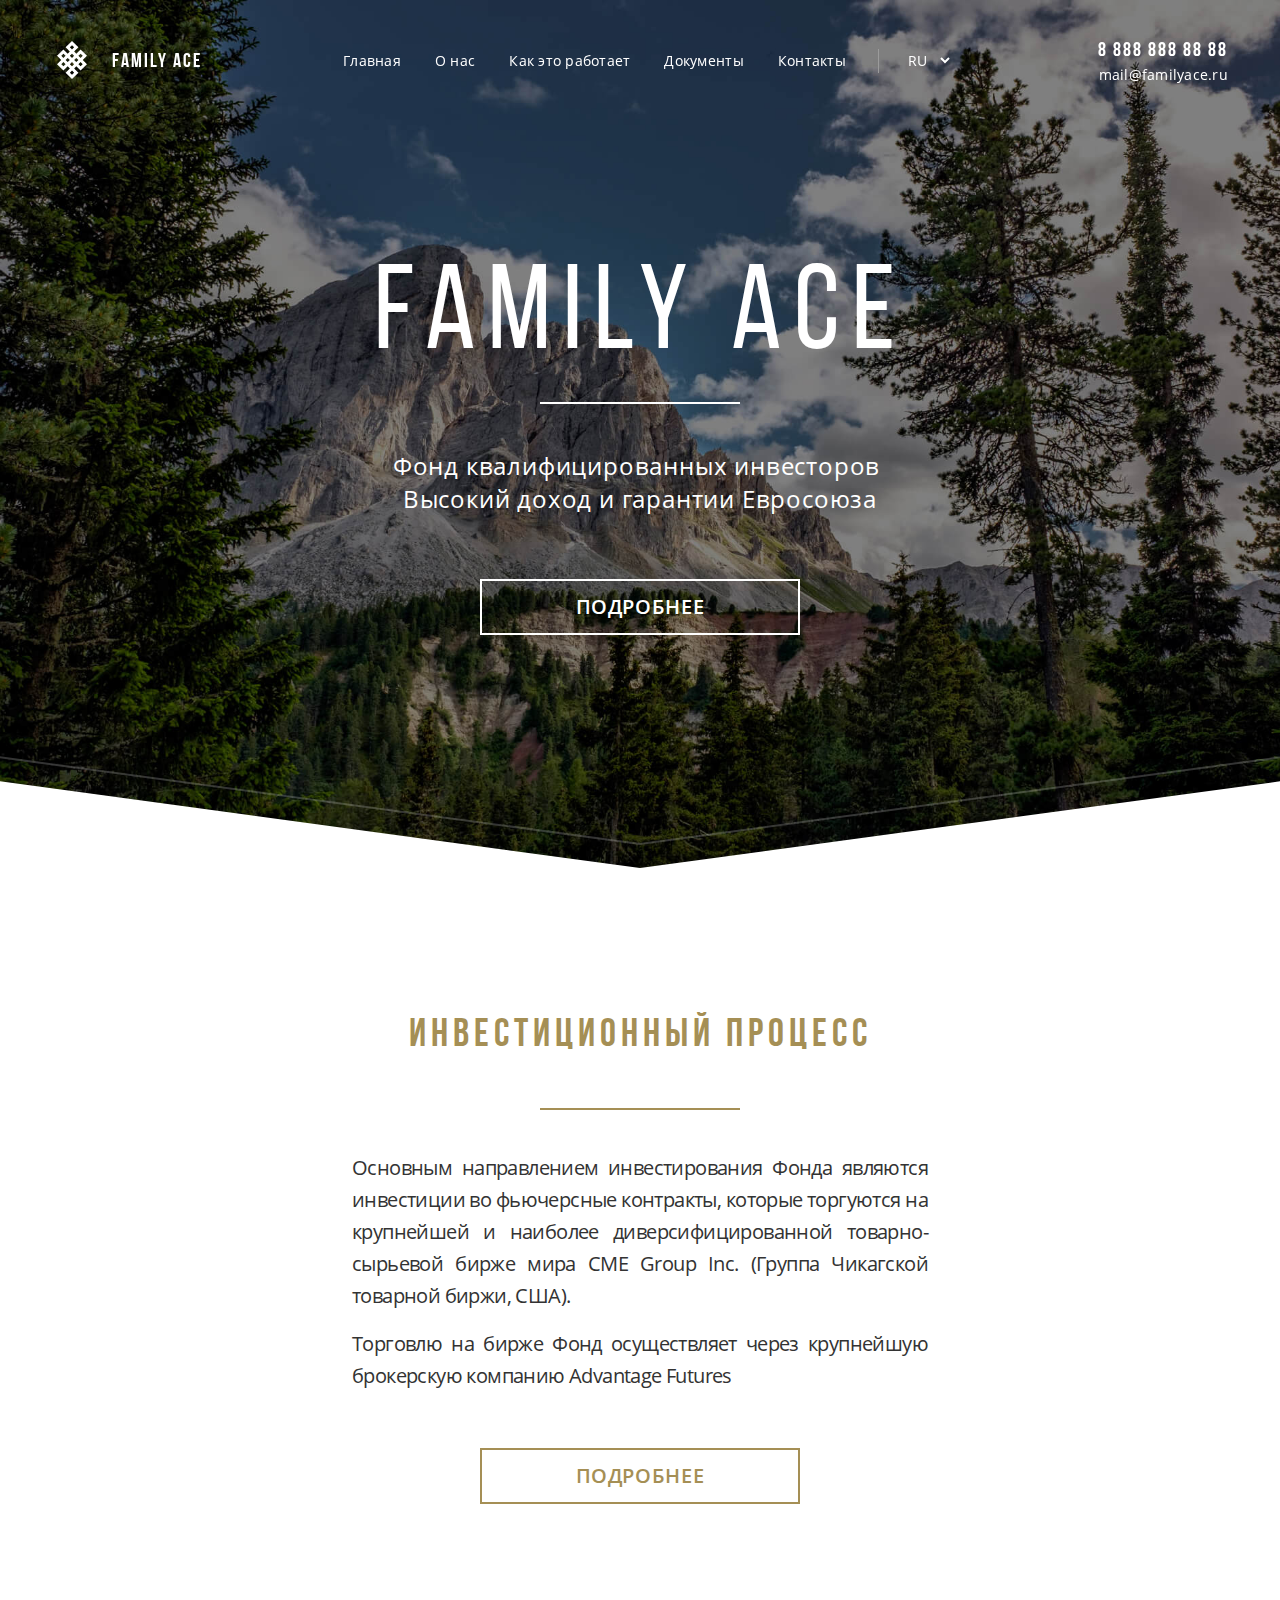
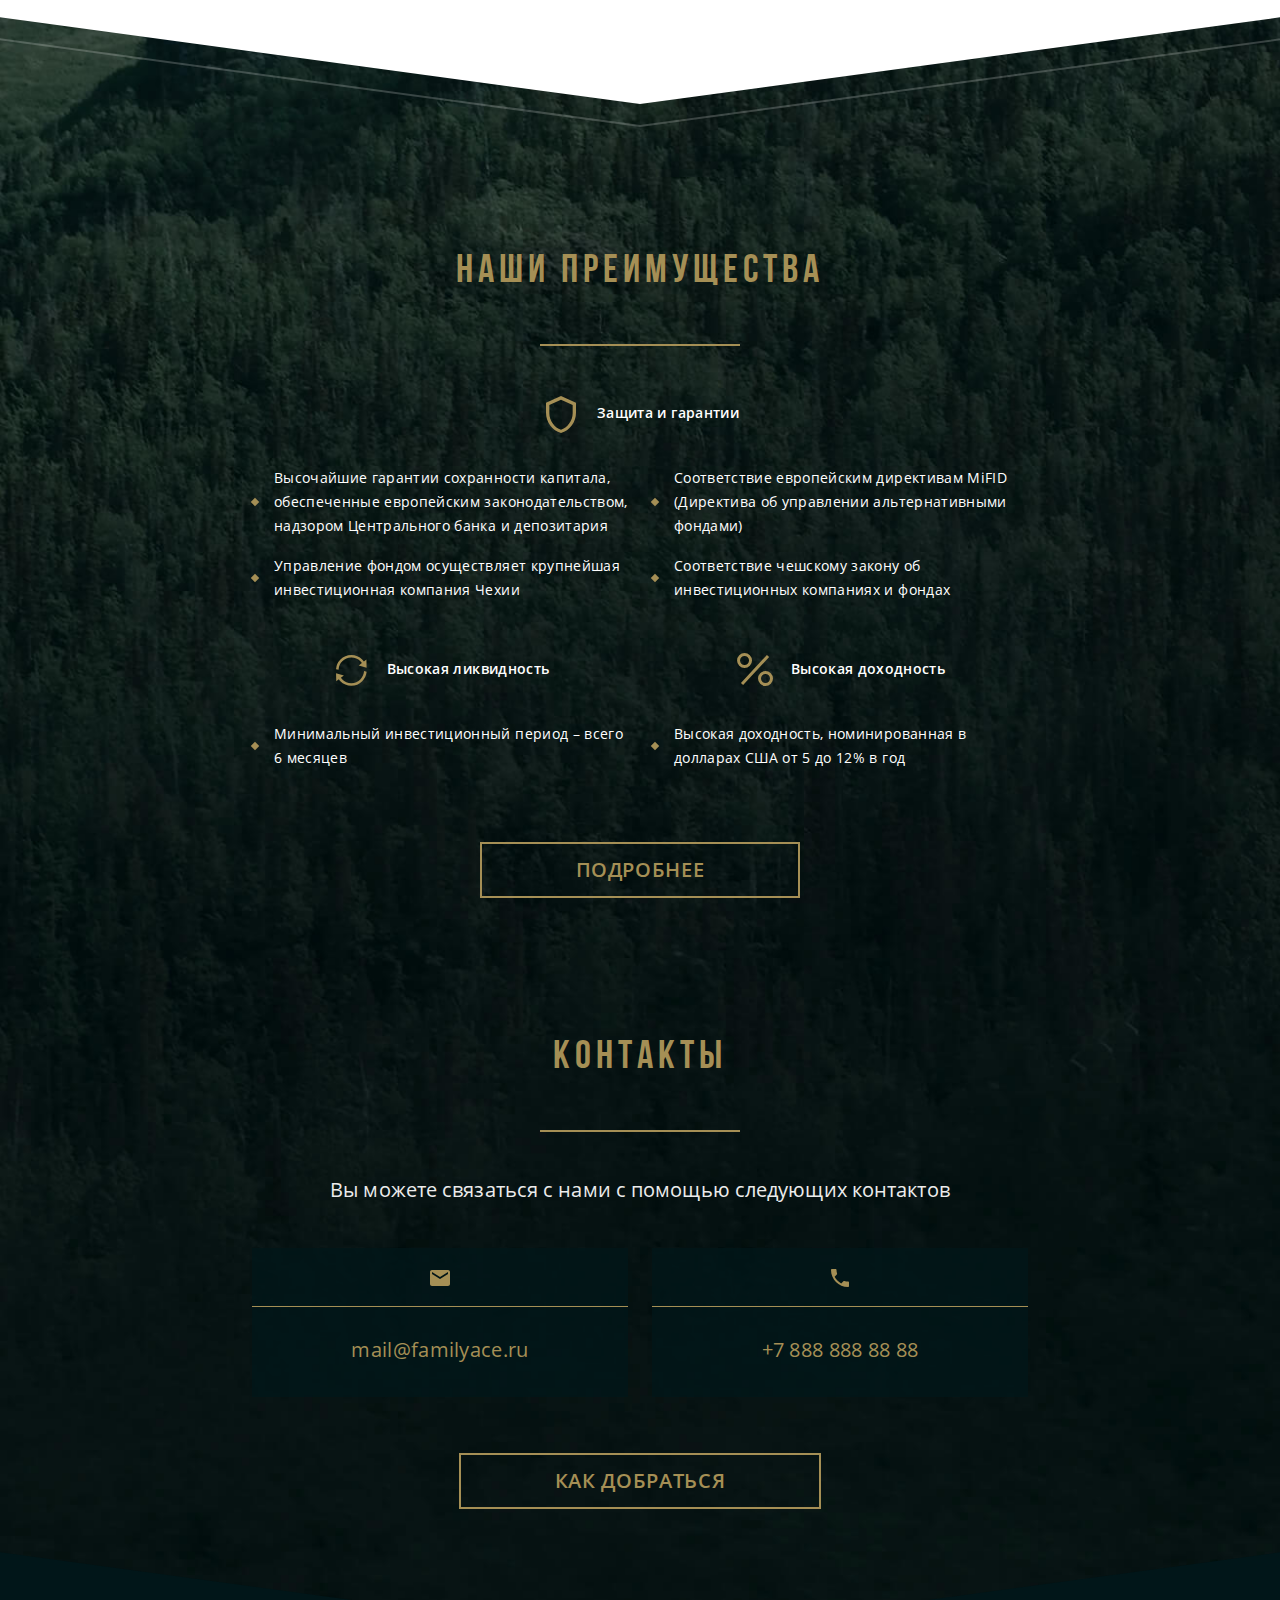
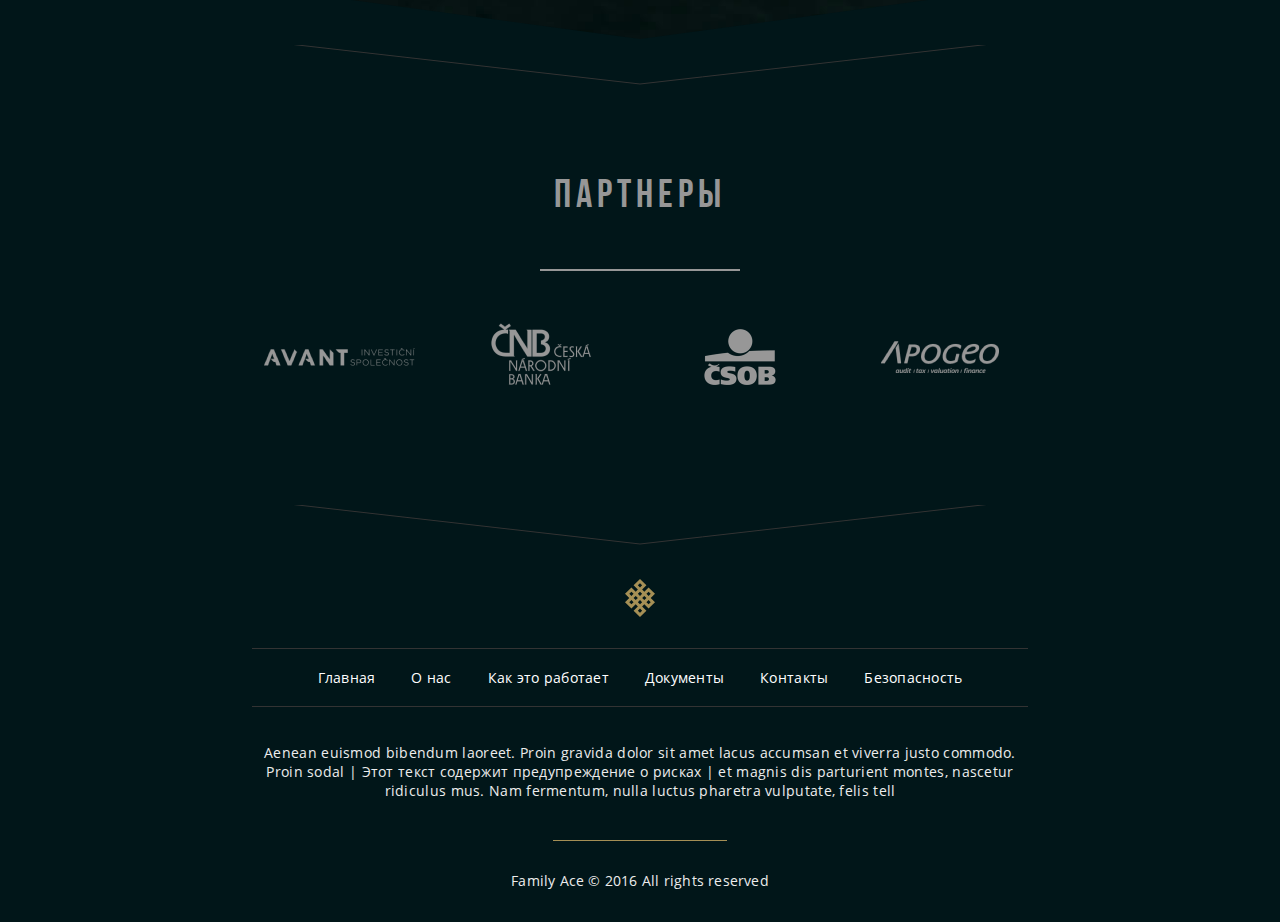
<file: index.html>
<!DOCTYPE html><html lang="ru"></html><head><meta charset="UTF-8"/><link rel="stylesheet" href="css/style.css"/><meta content="width=device-width, initial-scale=1.0, maximum-scale=1.0, user-scalable=no" name="viewport"/><title>Family Ace</title></head><body><div topbar="topbar" class="topbar undefined"><div class="row"><div class="columns small-12"><div class="topbar__content"><button mobile-menu-button-open="mobile-menu-button-open" class="topbar__menu-button"></button><a href="/familyace" class="topbar-logo"><img src="img/svg/logo.svg" class="topbar-logo__icon"/><h2 class="topbar-logo__header topbar-logo__header--invisible">Family Ace</h2></a><nav class="topbar-nav"><a href="/familyace" class="topbar-nav__item">Главная</a><a href="who_we_are.html" class="topbar-nav__item">О нас</a><a href="what_we_do.html" class="topbar-nav__item">Как это работает</a><a href="documents.html" class="topbar-nav__item">Документы</a><a href="contacts.html" class="topbar-nav__item">Контакты</a></nav><select name="lang[]" class="topbar__lang"><option value="cz">CZ</option><option value="en">EN</option><option value="ru" selected="selected">RU</option></select><div class="topbar-contacts"><a href="tel:+78888888888" class="topbar-contacts__phone">8 888 888 88 88</a><a href="mailto:mail@familyace.ru" class="topbar-contacts__email">mail@familyace.ru</a></div></div></div></div></div><main><section class="section section--main"><div class="row"><div class="columns small-12"><h1 class="section__title section__title--main">Family Ace</h1><p class="section__text section__text--main">Фонд квалифицированных инвесторов <br/>Высокий доход и гарантии Евросоюза</p><div class="section__action"><a href="who_we_are.html" class="button button--white">Подробнее</a></div></div></div></section><section class="section section--white"><div class="row align-center"><div class="columns small-12 medium-10 large-8 xlarge-6"><h2 class="section__title">Инвестиционный процесс</h2><div class="section__text"><p>Основным  направлением инвестирования Фонда  являются инвестиции во фьючерсные контракты, которые торгуются  на крупнейшей и наиболее диверсифицированной товарно-сырьевой бирже мира CME Group Inc. (Группа Чикагской товарной биржи, США). </p><p>Торговлю на бирже Фонд осуществляет через крупнейшую брокерскую компанию  Advantage Futures</p></div><div class="section__action"><a href="who_we_are.html" class="button">Подробнее</a></div></div></div></section><section class="section section--forest"><section class="section section--advantages"><div class="row align-center"><div class="columns small-12 medium-10 large-8"><h2 class="section__title">Наши Преимущества</h2><div class="advantages__title"><img src="img/svg/shield.svg"/>Защита и гарантии</div><div class="row"><div class="columns small-12 medium-6"><div class="list list--basic list--light"><li>Высочайшие гарантии сохранности капитала, обеспеченные европейским законодательством, надзором Центрального банка и депозитария</li><li>Управление фондом осуществляет крупнейшая инвестиционная компания Чехии</li></div><div class="advantages__title"><img src="img/svg/turnover.svg"/>Высокая ликвидность</div><div class="list list--basic list--light"><li>Минимальный инвестиционный период – всего 6 месяцев</li></div></div><div class="columns small-12 medium-6"><div class="list list--basic list--light"><li>Соответствие европейским директивам MiFID (Директива об управлении альтернативными фондами)</li><li>Соответствие чешскому закону об инвестиционных компаниях и фондах</li></div><div class="advantages__title"><img src="img/svg/percent.svg"/>Высокая доходность</div><div class="list list--basic list--light"><li>Высокая доходность, номинированная в долларах США от 5 до 12% в год</li></div></div></div><div class="section__action"><a href="#" class="button">Подробнее</a></div></div></div></section><section><div class="row align-center"><div class="columns small-12 medium-8"><h2 class="section__title">Контакты</h2><div class="section__text section__text--forest"><p>Вы можете связаться с нами с помощью следующих контактов</p></div></div></div><div class="row align-center"><div class="columns small-12 medium-4"><a href="mailto:mail@familyace.ru" class="card"><div class="card__header"><img src="img/svg/mail.svg"/></div><div class="card__body">mail@familyace.ru</div></a></div><div class="columns small-12 medium-4"><a href="tel:+78888888888" class="card"><div class="card__header"><img src="img/svg/phone.svg"/></div><div class="card__body">+7 888 888 88 88</div></a></div></div><div class="section__action"><a href="contacts.html" class="button">Как добраться</a></div></section></section><section class="section section--dark section--dark-extra"><h2 class="section__title section__title--on-dark section__title--arrow">Партнеры</h2><div class="row align-center"><div class="columns small-12 medium-8"><div class="row small-up-2 large-up-4 section__partners"><div class="columns"><a href="http://avantfunds.cz" target="_blank"><img src="img/partners/AVANT.png"/></a></div><div class="columns"><a href="http://www.cnb.cz/" target="_blank"><img src="img/partners/CNB.png"/></a></div><div class="columns"><a href="https://www.csob.cz" target="_blank"><img src="img/partners/CSOB.png"/></a></div><div class="columns"><a href="http://www.apogeo.cz/" target="_blank"><img src="img/partners/APOGEO.png"/></a></div></div></div></div></section></main><div class="footer"><div class="row align-center"><div class="columns small-12 large-10 xlarge-8"><div class="footer__content"><img src="img/svg/logo-bronze.svg" class="footer-logo"/><nav class="footer-nav"><a href="/familyace" class="footer-nav__item">Главная</a><a href="who_we_are.html" class="footer-nav__item">О нас</a><a href="what_we_do.html" class="footer-nav__item">Как это работает</a><a href="documents.html" class="footer-nav__item">Документы</a><a href="contacts.html" class="footer-nav__item">Контакты</a><a href="security.html" class="footer-nav__item">Безопасность</a></nav><div class="footer__text">Aenean euismod bibendum laoreet. Proin gravida dolor sit amet lacus accumsan et viverra justo commodo. Proin sodal  |  Этот текст содержит предупреждение о рисках  |  et magnis dis parturient montes, nascetur ridiculus mus. Nam fermentum, nulla luctus pharetra vulputate, felis tell</div><div class="footer__copyright">Family Ace © 2016 All rights reserved</div></div></div></div></div><div mobile-menu="mobile-menu" class="mobile-menu"><div class="mobile-menu__container"><a href="/familyace" class="topbar-logo mobile-menu__logo"><img src="img/svg/logo.svg" class="topbar-logo__icon"/><h2 class="topbar-logo__header">Family Ace</h2></a><nav class="topbar-nav mobile-menu__nav"><a href="/familyace" class="topbar-nav__item">Главная</a><a href="who_we_are.html" class="topbar-nav__item">О нас</a><a href="what_we_do.html" class="topbar-nav__item">Как это работает</a><a href="documents.html" class="topbar-nav__item">Документы</a><a href="contacts.html" class="topbar-nav__item">Контакты</a></nav><div class="topbar-contacts mobile-menu__contacts"><a href="tel:+78888888888" class="topbar-contacts__phone">8 888 888 88 88</a><a href="mailto:mail@familyace.ru" class="topbar-contacts__email">mail@familyace.ru</a></div></div><button mobile-menu-button-close="mobile-menu-button-close" class="mobile-menu__button-close"></button></div><script src="js/app.js"></script></body>
</file>
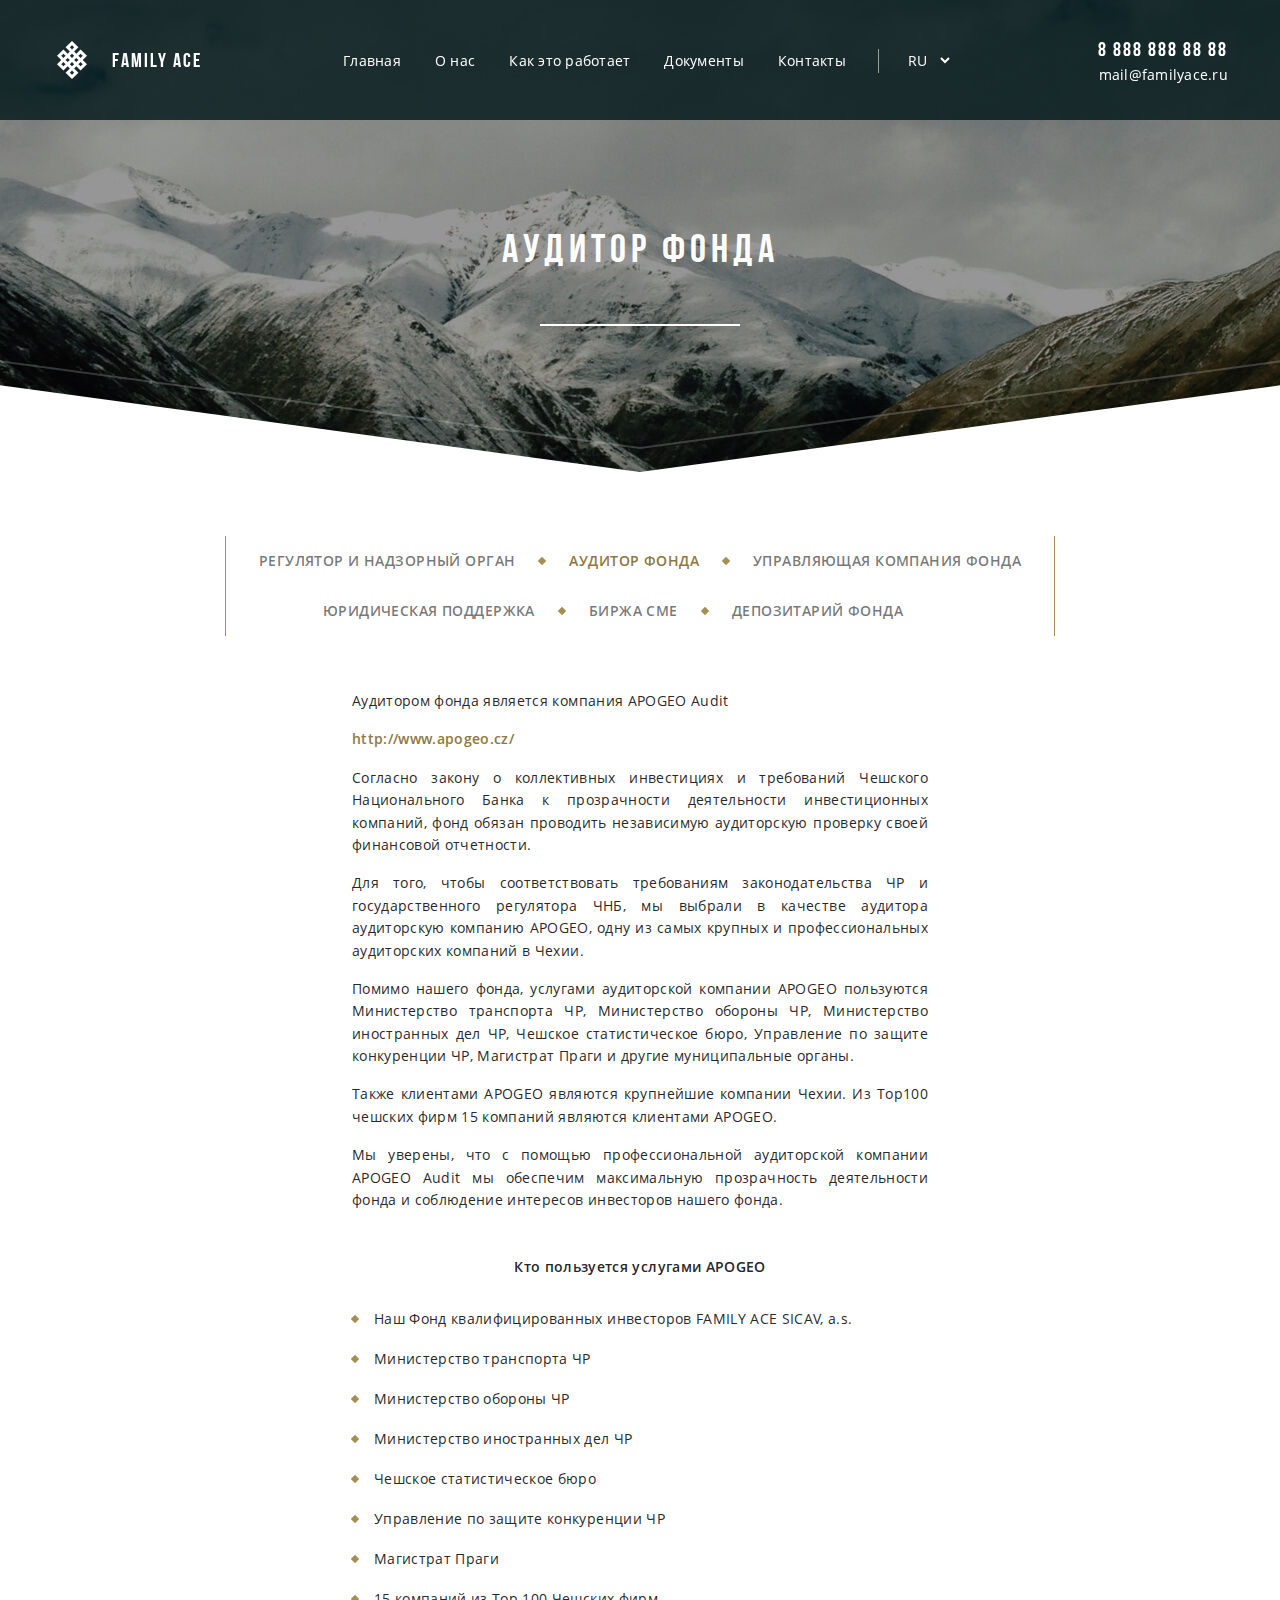
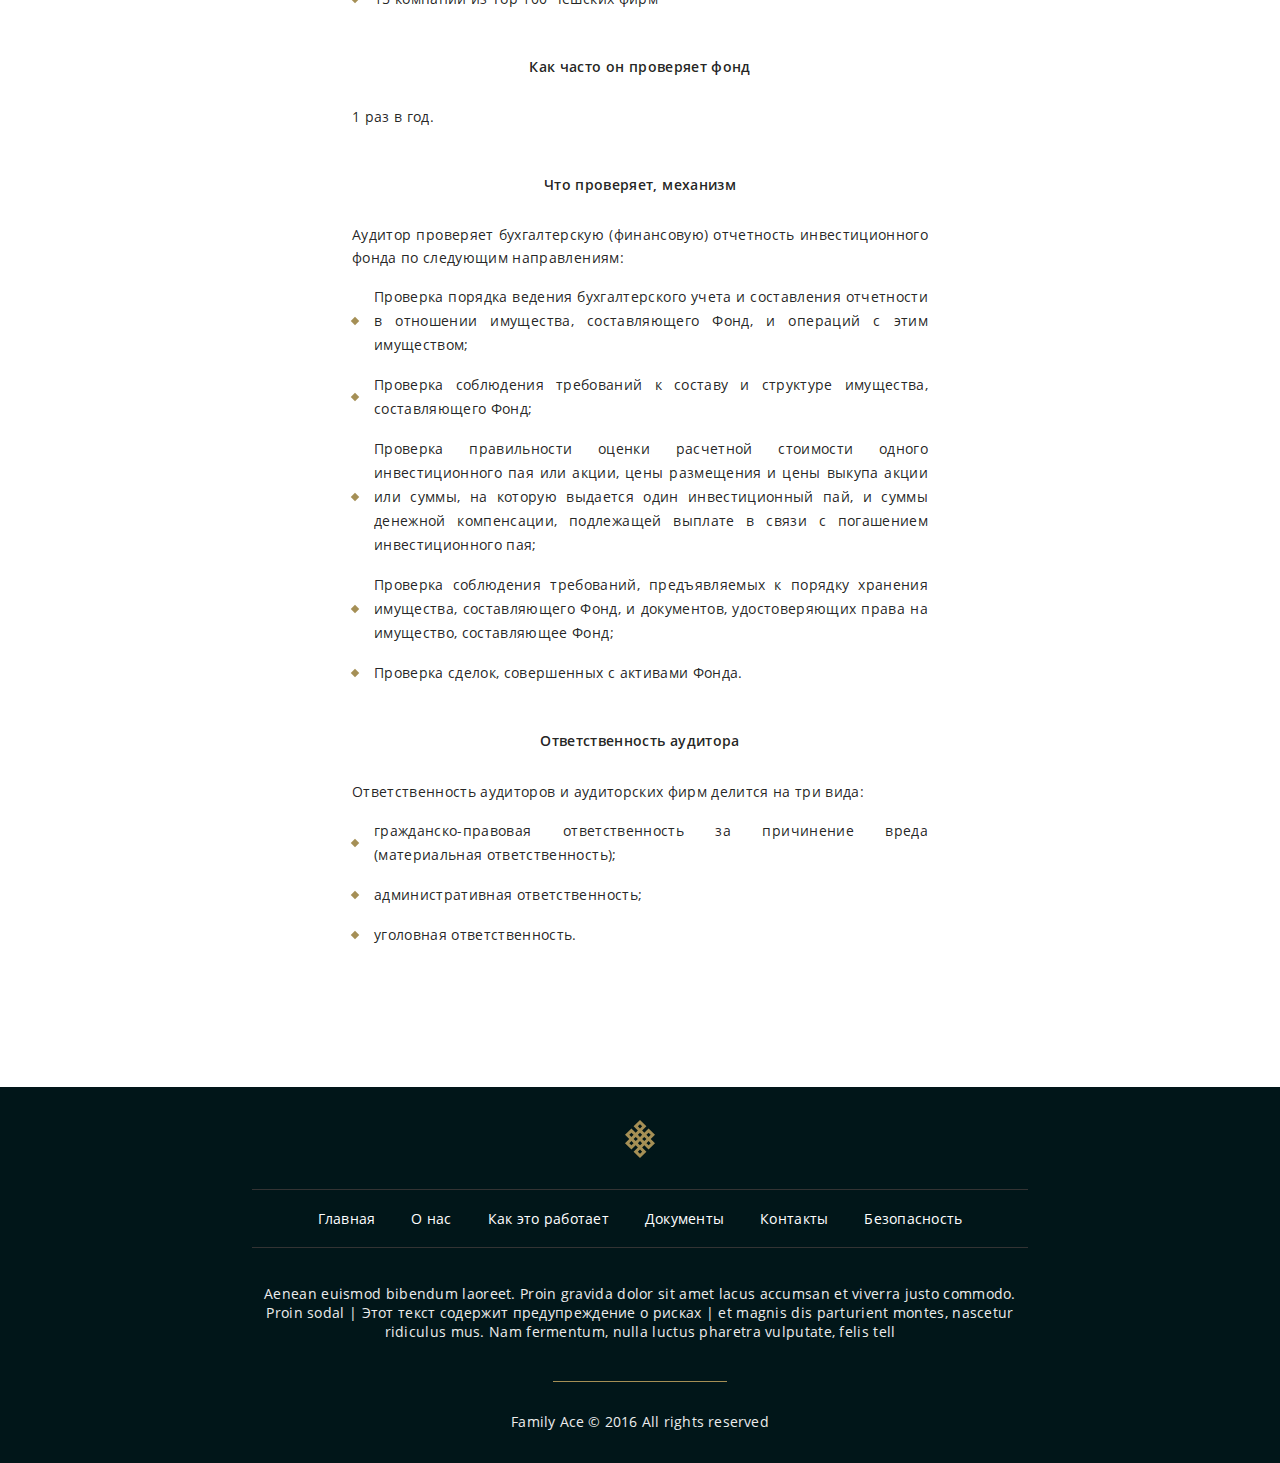
<file: audit.html>
<!DOCTYPE html><html lang="ru"></html><head><meta charset="UTF-8"/><link rel="stylesheet" href="css/style.css"/><meta content="width=device-width, initial-scale=1.0, maximum-scale=1.0, user-scalable=no" name="viewport"/><title>Family Ace</title></head><body><div topbar="topbar" class="topbar topbar--dark"><div class="row"><div class="columns small-12"><div class="topbar__content"><button mobile-menu-button-open="mobile-menu-button-open" class="topbar__menu-button"></button><a href="/familyace" class="topbar-logo"><img src="img/svg/logo.svg" class="topbar-logo__icon"/><h2 class="topbar-logo__header topbar-logo__header--invisible">Family Ace</h2></a><nav class="topbar-nav"><a href="/familyace" class="topbar-nav__item">Главная</a><a href="who_we_are.html" class="topbar-nav__item">О нас</a><a href="what_we_do.html" class="topbar-nav__item">Как это работает</a><a href="documents.html" class="topbar-nav__item">Документы</a><a href="contacts.html" class="topbar-nav__item">Контакты</a></nav><select name="lang[]" class="topbar__lang"><option value="cz">CZ</option><option value="en">EN</option><option value="ru" selected="selected">RU</option></select><div class="topbar-contacts"><a href="tel:+78888888888" class="topbar-contacts__phone">8 888 888 88 88</a><a href="mailto:mail@familyace.ru" class="topbar-contacts__email">mail@familyace.ru</a></div></div></div></div></div><main><section class="section section--organization"><div class="row"><div class="columns small-12"><h1 class="section__title section__title--white">Аудитор фонда</h1></div></div></section><section class="section section--white section--white-small"><div class="row align-center"><div class="columns small-12 medium-10 text-center"><nav class="submenu undefined"><div class="submenu__item"><a href="/familyace/cnb.html" class="submenu__link undefined">Регулятор и надзорный орган</a></div><div class="submenu__item"><a href="/familyace/audit.html" class="submenu__link is-active">Аудитор фонда</a></div><div class="submenu__item"><a href="/familyace/avant.html" class="submenu__link undefined">Управляющая компания фонда</a></div><div class="submenu__item"><a href="/familyace/legal.html" class="submenu__link undefined">Юридическая поддержка</a></div><div class="submenu__item"><a href="/familyace/exchange.html" class="submenu__link undefined">Биржа СМЕ</a></div><div class="submenu__item"><a href="/familyace/csob.html" class="submenu__link undefined">Депозитарий фонда</a></div></nav></div></div><div class="row align-center"><div class="columns small-12 medium-10 large-6"><div class="organization"><div class="organization__text"><p>Аудитором фонда является компания APOGEO Audit </p><p><a href="http://www.apogeo.cz/" target="_blank">http://www.apogeo.cz/</a></p><p>Согласно закону о коллективных инвестициях и требований Чешского Национального Банка к прозрачности деятельности инвестиционных компаний, фонд обязан проводить независимую аудиторскую проверку  своей финансовой отчетности. </p><p>Для того, чтобы соответствовать требованиям законодательства ЧР и государственного регулятора ЧНБ, мы выбрали в качестве аудитора  аудиторскую компанию APOGEO, одну из самых крупных и профессиональных аудиторских компаний в Чехии.</p><p>Помимо нашего фонда, услугами аудиторской компании APOGEO пользуются Министерство транспорта ЧР, Министерство обороны ЧР, Министерство иностранных дел ЧР, Чешское статистическое бюро, Управление по защите конкуренции ЧР, Магистрат Праги и другие муниципальные органы.</p><p>Также  клиентами APOGEO являются крупнейшие компании Чехии. Из Тор100 чешских фирм 15 компаний являются клиентами APOGEO.</p><p>Мы уверены, что  с помощью  профессиональной аудиторской  компании APOGEO Audit  мы  обеспечим максимальную прозрачность  деятельности фонда и  соблюдение интересов инвесторов нашего фонда.</p></div></div><h3 class="section__subheader">Кто пользуется услугами APOGEO</h3><div class="organization"><div class="organization__text"><ul class="list list--basic"><li>Наш Фонд квалифицированных инвесторов FAMILY ACE SICAV, a.s.</li><li>Министерство транспорта ЧР</li><li>Министерство обороны ЧР</li><li>Министерство иностранных дел ЧР</li><li>Чешское статистическое бюро</li><li>Управление по защите конкуренции  ЧР</li><li>Магистрат Праги</li><li>15 компаний из Тор 100 Чешских фирм</li></ul></div></div><h3 class="section__subheader">Как часто он проверяет фонд</h3><div class="organization"><div class="organization__text"><p>1 раз в год.</p></div></div><h3 class="section__subheader">Что проверяет, механизм</h3><div class="organization"><div class="organization__text"><p>Аудитор проверяет бухгалтерскую (финансовую) отчетность  инвестиционного фонда по следующим направлениям:</p><ul class="list list--basic"><li>Проверка порядка ведения бухгалтерского учета и составления отчетности в отношении имущества, составляющего Фонд, и операций с этим имуществом;</li><li>Проверка соблюдения требований к составу и структуре  имущества, составляющего Фонд;</li><li>Проверка правильности оценки расчетной стоимости одного инвестиционного пая или акции, цены размещения и цены выкупа акции или суммы, на которую выдается один инвестиционный пай, и суммы денежной компенсации, подлежащей выплате в связи с погашением инвестиционного пая;</li><li>Проверка соблюдения требований, предъявляемых к порядку хранения имущества, составляющего Фонд, и документов, удостоверяющих права на имущество,  составляющее Фонд;</li><li>Проверка сделок, совершенных с активами Фонда.</li></ul></div></div><h3 class="section__subheader">Ответственность аудитора</h3><div class="organization"><div class="organization__text"><p>Ответственность аудиторов и аудиторских фирм делится на три вида:</p><ul class="list list--basic"><li>гражданско-правовая ответственность за причинение вреда (материальная ответственность);</li><li>административная ответственность;</li><li>уголовная ответственность.</li></ul></div></div></div></div></section></main><div class="footer"><div class="row align-center"><div class="columns small-12 large-10 xlarge-8"><div class="footer__content"><img src="img/svg/logo-bronze.svg" class="footer-logo"/><nav class="footer-nav"><a href="/familyace" class="footer-nav__item">Главная</a><a href="who_we_are.html" class="footer-nav__item">О нас</a><a href="what_we_do.html" class="footer-nav__item">Как это работает</a><a href="documents.html" class="footer-nav__item">Документы</a><a href="contacts.html" class="footer-nav__item">Контакты</a><a href="security.html" class="footer-nav__item">Безопасность</a></nav><div class="footer__text">Aenean euismod bibendum laoreet. Proin gravida dolor sit amet lacus accumsan et viverra justo commodo. Proin sodal  |  Этот текст содержит предупреждение о рисках  |  et magnis dis parturient montes, nascetur ridiculus mus. Nam fermentum, nulla luctus pharetra vulputate, felis tell</div><div class="footer__copyright">Family Ace © 2016 All rights reserved</div></div></div></div></div><div mobile-menu="mobile-menu" class="mobile-menu"><div class="mobile-menu__container"><a href="/familyace" class="topbar-logo mobile-menu__logo"><img src="img/svg/logo.svg" class="topbar-logo__icon"/><h2 class="topbar-logo__header">Family Ace</h2></a><nav class="topbar-nav mobile-menu__nav"><a href="/familyace" class="topbar-nav__item">Главная</a><a href="who_we_are.html" class="topbar-nav__item">О нас</a><a href="what_we_do.html" class="topbar-nav__item">Как это работает</a><a href="documents.html" class="topbar-nav__item">Документы</a><a href="contacts.html" class="topbar-nav__item">Контакты</a></nav><div class="topbar-contacts mobile-menu__contacts"><a href="tel:+78888888888" class="topbar-contacts__phone">8 888 888 88 88</a><a href="mailto:mail@familyace.ru" class="topbar-contacts__email">mail@familyace.ru</a></div></div><button mobile-menu-button-close="mobile-menu-button-close" class="mobile-menu__button-close"></button></div><script src="js/app.js"></script></body>
</file>
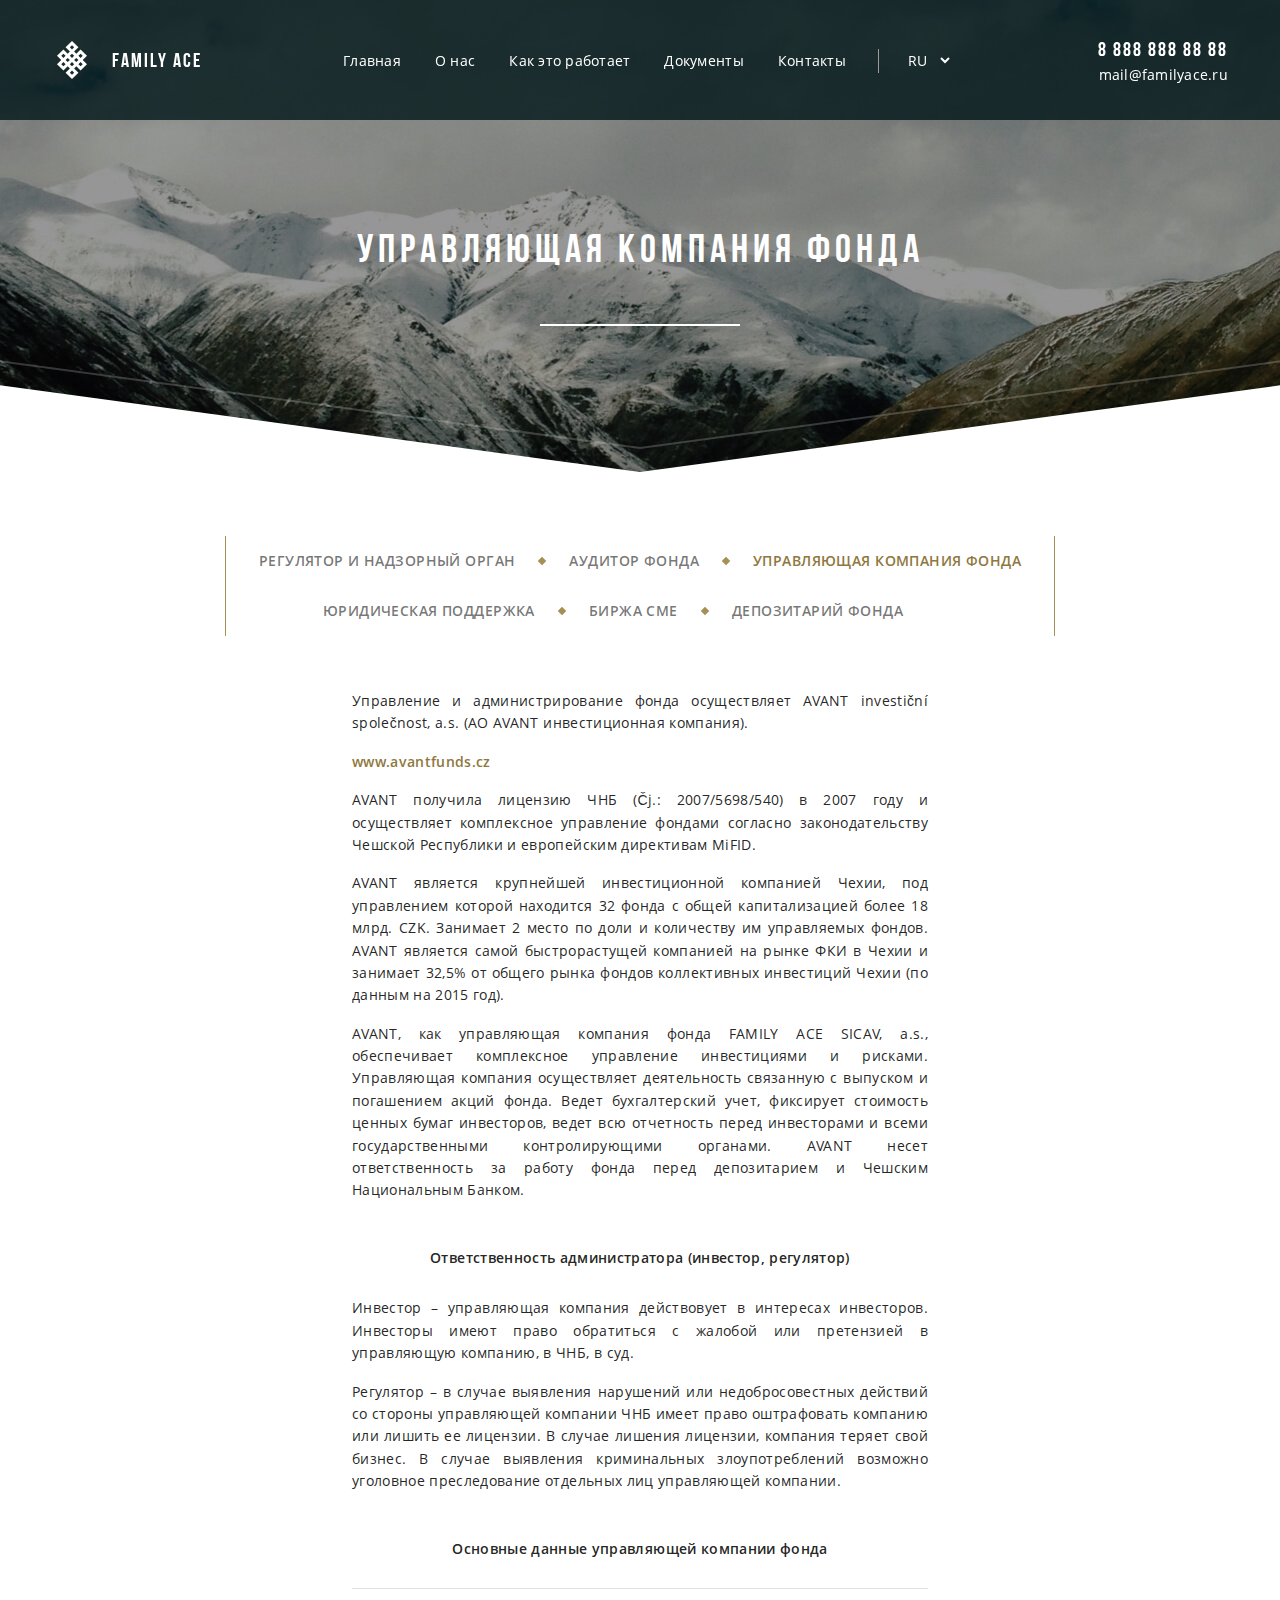
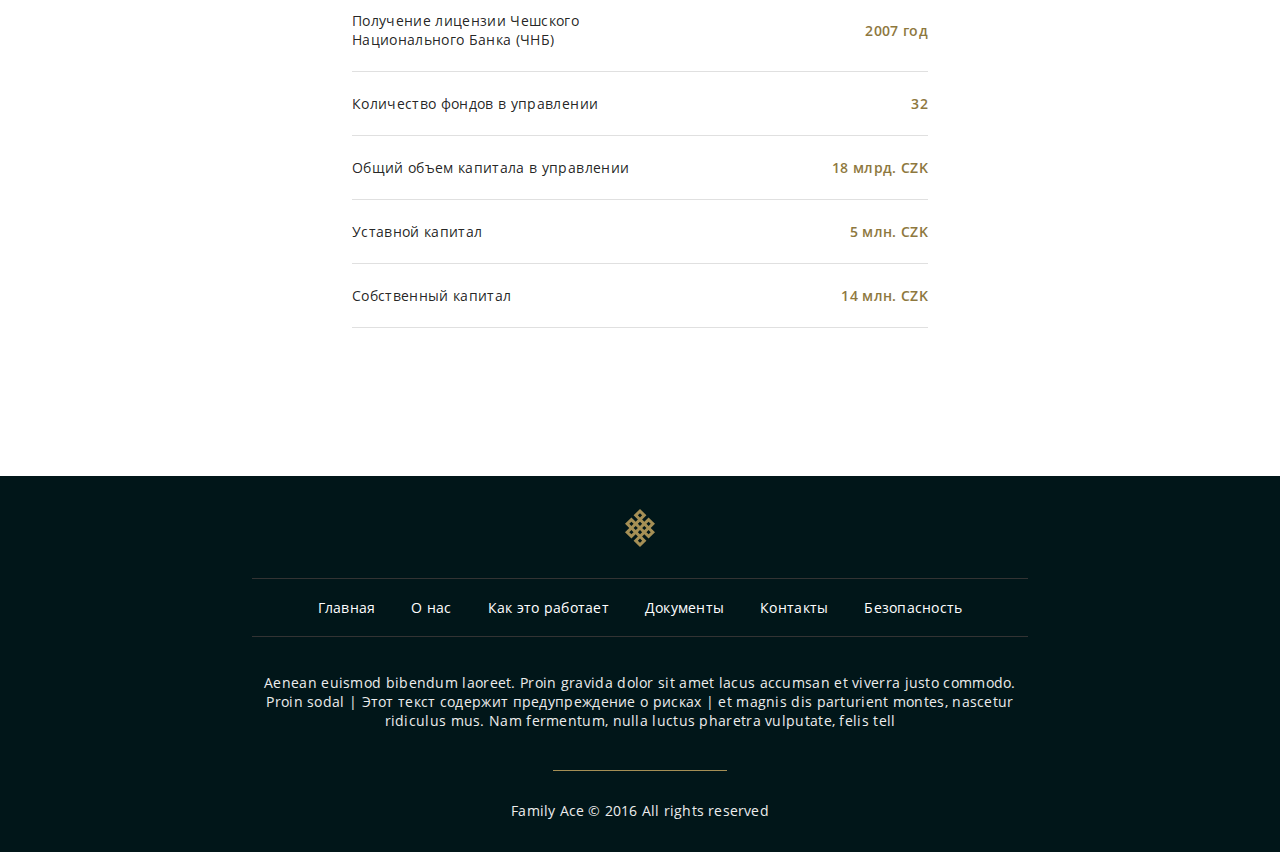
<file: avant.html>
<!DOCTYPE html><html lang="ru"></html><head><meta charset="UTF-8"/><link rel="stylesheet" href="css/style.css"/><meta content="width=device-width, initial-scale=1.0, maximum-scale=1.0, user-scalable=no" name="viewport"/><title>Family Ace</title></head><body><div topbar="topbar" class="topbar topbar--dark"><div class="row"><div class="columns small-12"><div class="topbar__content"><button mobile-menu-button-open="mobile-menu-button-open" class="topbar__menu-button"></button><a href="/familyace" class="topbar-logo"><img src="img/svg/logo.svg" class="topbar-logo__icon"/><h2 class="topbar-logo__header topbar-logo__header--invisible">Family Ace</h2></a><nav class="topbar-nav"><a href="/familyace" class="topbar-nav__item">Главная</a><a href="who_we_are.html" class="topbar-nav__item">О нас</a><a href="what_we_do.html" class="topbar-nav__item">Как это работает</a><a href="documents.html" class="topbar-nav__item">Документы</a><a href="contacts.html" class="topbar-nav__item">Контакты</a></nav><select name="lang[]" class="topbar__lang"><option value="cz">CZ</option><option value="en">EN</option><option value="ru" selected="selected">RU</option></select><div class="topbar-contacts"><a href="tel:+78888888888" class="topbar-contacts__phone">8 888 888 88 88</a><a href="mailto:mail@familyace.ru" class="topbar-contacts__email">mail@familyace.ru</a></div></div></div></div></div><main><section class="section section--organization"><div class="row"><div class="columns small-12"><h1 class="section__title section__title--white">Управляющая компания фонда</h1></div></div></section><section class="section section--white section--white-small"><div class="row align-center"><div class="columns small-12 medium-10 text-center"><nav class="submenu undefined"><div class="submenu__item"><a href="/familyace/cnb.html" class="submenu__link undefined">Регулятор и надзорный орган</a></div><div class="submenu__item"><a href="/familyace/audit.html" class="submenu__link undefined">Аудитор фонда</a></div><div class="submenu__item"><a href="/familyace/avant.html" class="submenu__link is-active">Управляющая компания фонда</a></div><div class="submenu__item"><a href="/familyace/legal.html" class="submenu__link undefined">Юридическая поддержка</a></div><div class="submenu__item"><a href="/familyace/exchange.html" class="submenu__link undefined">Биржа СМЕ</a></div><div class="submenu__item"><a href="/familyace/csob.html" class="submenu__link undefined">Депозитарий фонда</a></div></nav></div></div><div class="row align-center"><div class="columns small-12 medium-10 large-6"><div class="organization"><div class="organization__text"><p>Управление и администрирование фонда осуществляет AVANT investiční společnost, a.s. (АО AVANT инвестиционная компания). </p><p><a href="http://www.avantfunds.cz" target="_blank">www.avantfunds.cz</a></p><p>AVANT получила лицензию ЧНБ (Čj.: 2007/5698/540) в 2007 году и осуществляет комплексное управление фондами согласно законодательству Чешской Республики и европейским директивам MiFID.</p><p>AVANT является  крупнейшей инвестиционной компанией Чехии, под управлением которой находится 32 фонда с общей капитализацией более 18 млрд. CZK. Занимает 2 место по доли и количеству им управляемых фондов. AVANT является самой быстрорастущей компанией на рынке ФКИ в Чехии и занимает 32,5% от общего рынка фондов коллективных инвестиций Чехии (по данным на 2015 год).</p><p>AVANT, как управляющая компания фонда FAMILY ACE SICAV, a.s.,  обеспечивает комплексное управление инвестициями и рисками. Управляющая компания осуществляет деятельность связанную с выпуском и погашением акций фонда. Ведет бухгалтерский учет, фиксирует стоимость ценных бумаг инвесторов, ведет всю отчетность перед инвесторами и  всеми государственными контролирующими органами. AVANT несет ответственность за работу фонда перед депозитарием и Чешским Национальным Банком. </p></div></div><h3 class="section__subheader">Ответственность администратора (инвестор, регулятор)</h3><div class="organization"><div class="organization__text"><p>Инвестор – управляющая компания действовует в интересах инвесторов. Инвесторы имеют право обратиться с жалобой или претензией в управляющую компанию, в ЧНБ, в суд.</p><p>Регулятор – в случае выявления нарушений или недобросовестных действий со стороны управляющей компании ЧНБ имеет право оштрафовать компанию или лишить ее лицензии. В случае лишения лицензии, компания теряет свой бизнес. В случае выявления криминальных злоупотреблений возможно уголовное преследование отдельных лиц управляющей компании. </p></div></div><h3 class="section__subheader">Основные данные управляющей компании фонда</h3><div class="organization"><div class="organization__text"><div class="table-flex table-flex--1-1"><div class="table-flex__row"><div class="table-flex__cell">Получение лицензии Чешского Национального Банка (ЧНБ)</div><div class="table-flex__cell">2007 год</div></div><div class="table-flex__row"><div class="table-flex__cell">Количество фондов в управлении</div><div class="table-flex__cell">32</div></div><div class="table-flex__row"><div class="table-flex__cell">Общий объем капитала в управлении</div><div class="table-flex__cell">18 млрд. CZK</div></div><div class="table-flex__row"><div class="table-flex__cell">Уставной капитал</div><div class="table-flex__cell">5 млн. CZK</div></div><div class="table-flex__row"><div class="table-flex__cell">Собственный капитал</div><div class="table-flex__cell">14 млн. CZK</div></div></div></div></div></div></div></section></main><div class="footer"><div class="row align-center"><div class="columns small-12 large-10 xlarge-8"><div class="footer__content"><img src="img/svg/logo-bronze.svg" class="footer-logo"/><nav class="footer-nav"><a href="/familyace" class="footer-nav__item">Главная</a><a href="who_we_are.html" class="footer-nav__item">О нас</a><a href="what_we_do.html" class="footer-nav__item">Как это работает</a><a href="documents.html" class="footer-nav__item">Документы</a><a href="contacts.html" class="footer-nav__item">Контакты</a><a href="security.html" class="footer-nav__item">Безопасность</a></nav><div class="footer__text">Aenean euismod bibendum laoreet. Proin gravida dolor sit amet lacus accumsan et viverra justo commodo. Proin sodal  |  Этот текст содержит предупреждение о рисках  |  et magnis dis parturient montes, nascetur ridiculus mus. Nam fermentum, nulla luctus pharetra vulputate, felis tell</div><div class="footer__copyright">Family Ace © 2016 All rights reserved</div></div></div></div></div><div mobile-menu="mobile-menu" class="mobile-menu"><div class="mobile-menu__container"><a href="/familyace" class="topbar-logo mobile-menu__logo"><img src="img/svg/logo.svg" class="topbar-logo__icon"/><h2 class="topbar-logo__header">Family Ace</h2></a><nav class="topbar-nav mobile-menu__nav"><a href="/familyace" class="topbar-nav__item">Главная</a><a href="who_we_are.html" class="topbar-nav__item">О нас</a><a href="what_we_do.html" class="topbar-nav__item">Как это работает</a><a href="documents.html" class="topbar-nav__item">Документы</a><a href="contacts.html" class="topbar-nav__item">Контакты</a></nav><div class="topbar-contacts mobile-menu__contacts"><a href="tel:+78888888888" class="topbar-contacts__phone">8 888 888 88 88</a><a href="mailto:mail@familyace.ru" class="topbar-contacts__email">mail@familyace.ru</a></div></div><button mobile-menu-button-close="mobile-menu-button-close" class="mobile-menu__button-close"></button></div><script src="js/app.js"></script></body>
</file>
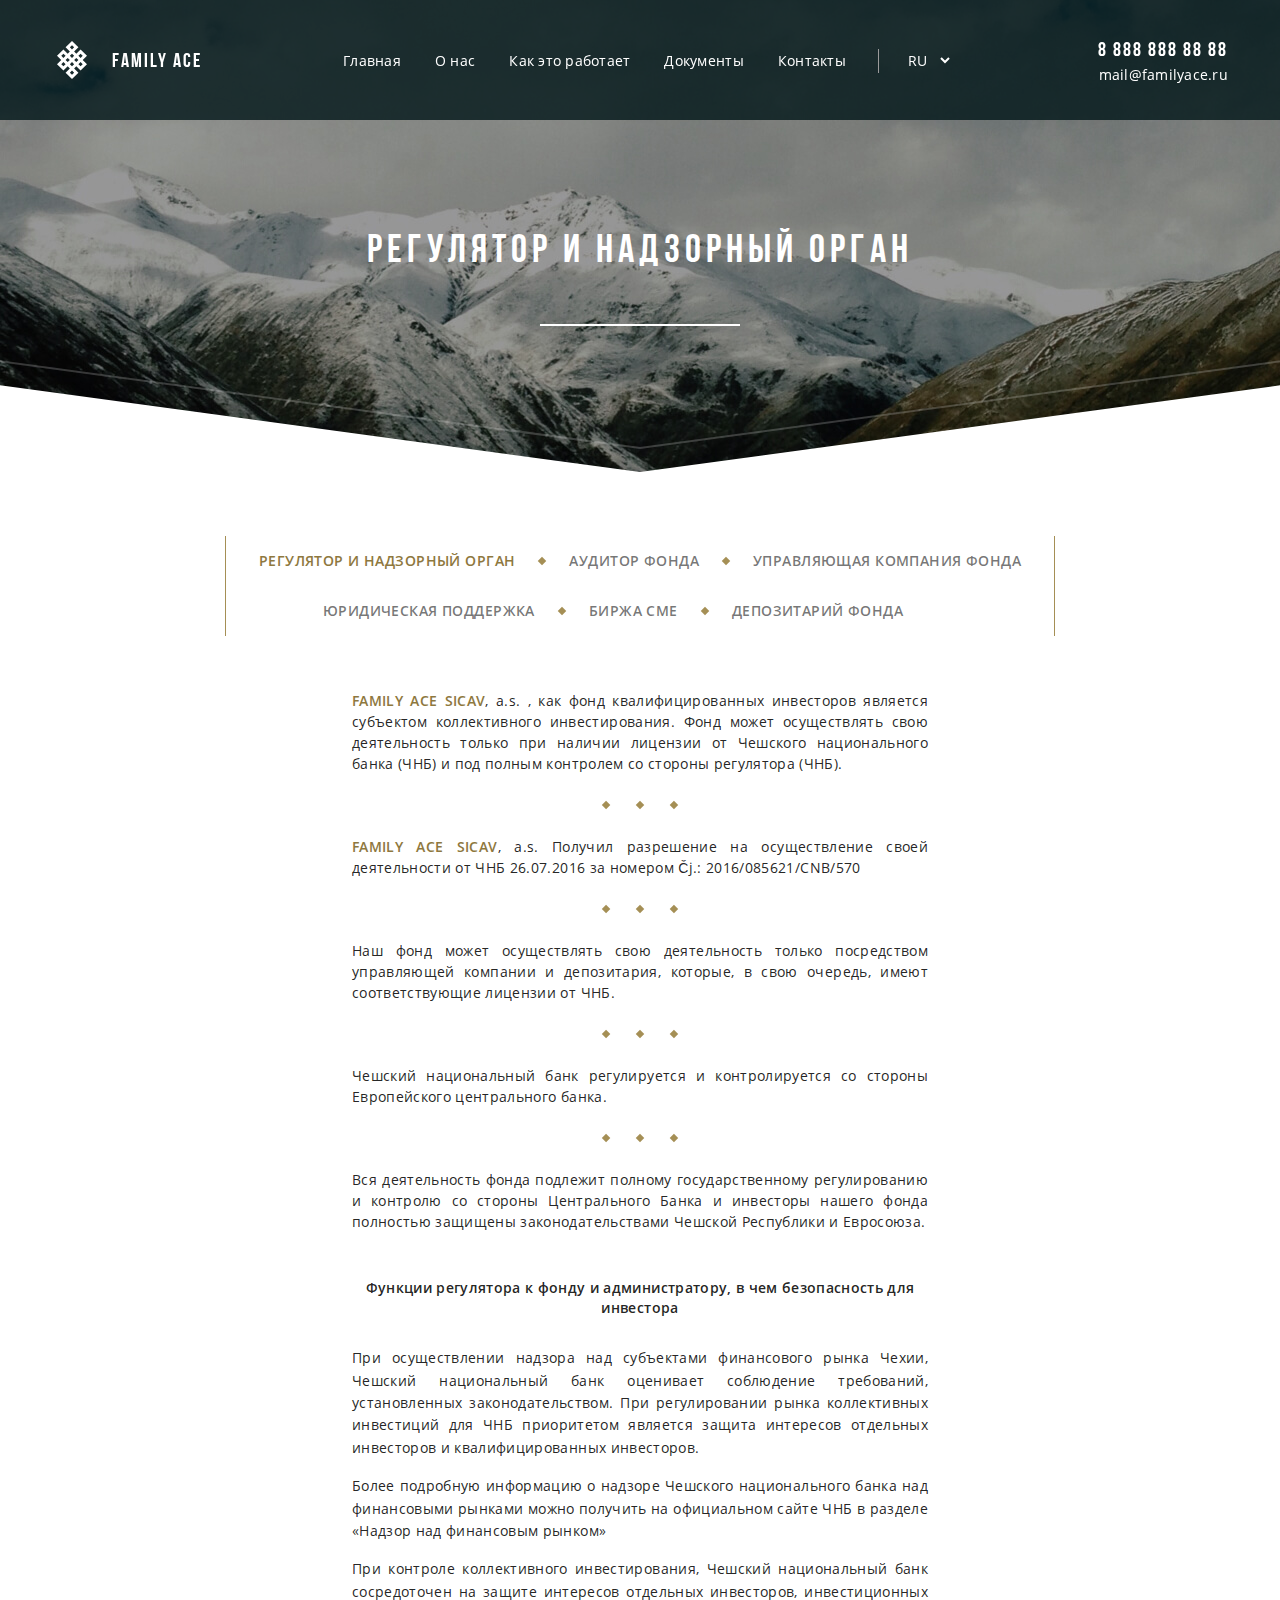
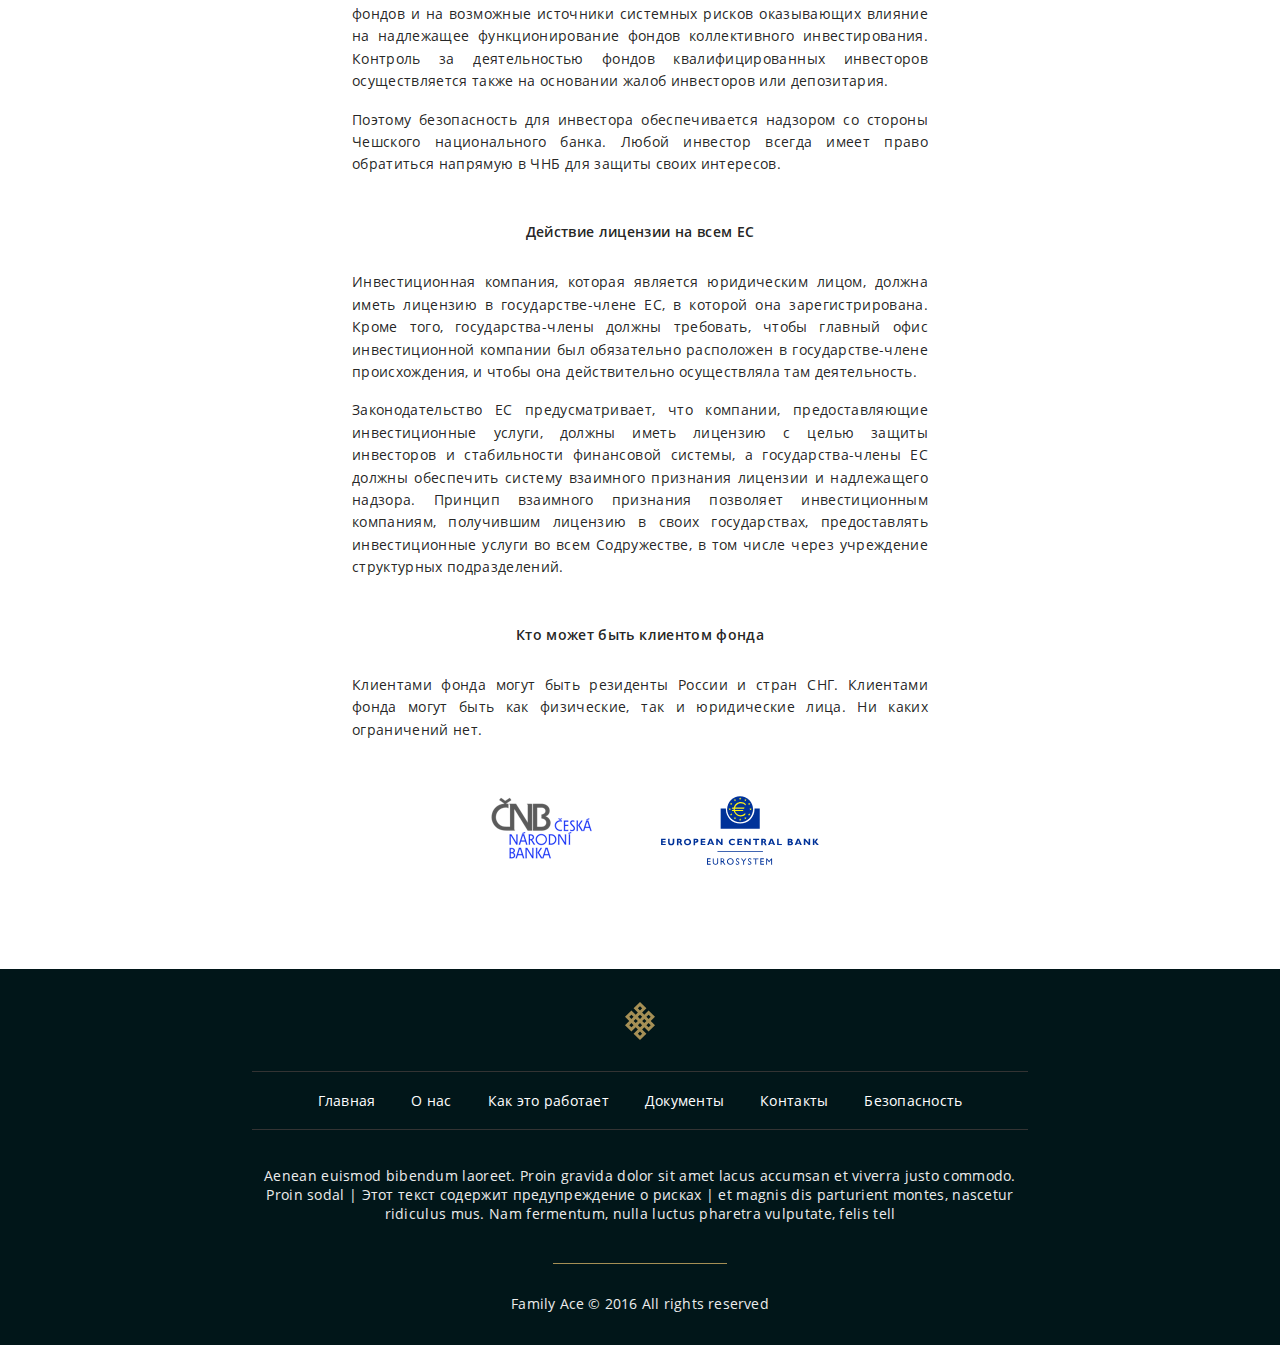
<file: cnb.html>
<!DOCTYPE html><html lang="ru"></html><head><meta charset="UTF-8"/><link rel="stylesheet" href="css/style.css"/><meta content="width=device-width, initial-scale=1.0, maximum-scale=1.0, user-scalable=no" name="viewport"/><title>Family Ace</title></head><body><div topbar="topbar" class="topbar topbar--dark"><div class="row"><div class="columns small-12"><div class="topbar__content"><button mobile-menu-button-open="mobile-menu-button-open" class="topbar__menu-button"></button><a href="/familyace" class="topbar-logo"><img src="img/svg/logo.svg" class="topbar-logo__icon"/><h2 class="topbar-logo__header topbar-logo__header--invisible">Family Ace</h2></a><nav class="topbar-nav"><a href="/familyace" class="topbar-nav__item">Главная</a><a href="who_we_are.html" class="topbar-nav__item">О нас</a><a href="what_we_do.html" class="topbar-nav__item">Как это работает</a><a href="documents.html" class="topbar-nav__item">Документы</a><a href="contacts.html" class="topbar-nav__item">Контакты</a></nav><select name="lang[]" class="topbar__lang"><option value="cz">CZ</option><option value="en">EN</option><option value="ru" selected="selected">RU</option></select><div class="topbar-contacts"><a href="tel:+78888888888" class="topbar-contacts__phone">8 888 888 88 88</a><a href="mailto:mail@familyace.ru" class="topbar-contacts__email">mail@familyace.ru</a></div></div></div></div></div><main><section class="section section--organization"><div class="row"><div class="columns small-12"><h1 class="section__title section__title--white">Регулятор и надзорный орган</h1></div></div></section><section class="section section--white section--white-small"><div class="row align-center"><div class="columns small-12 medium-10 text-center"><nav class="submenu undefined"><div class="submenu__item"><a href="/familyace/cnb.html" class="submenu__link is-active">Регулятор и надзорный орган</a></div><div class="submenu__item"><a href="/familyace/audit.html" class="submenu__link undefined">Аудитор фонда</a></div><div class="submenu__item"><a href="/familyace/avant.html" class="submenu__link undefined">Управляющая компания фонда</a></div><div class="submenu__item"><a href="/familyace/legal.html" class="submenu__link undefined">Юридическая поддержка</a></div><div class="submenu__item"><a href="/familyace/exchange.html" class="submenu__link undefined">Биржа СМЕ</a></div><div class="submenu__item"><a href="/familyace/csob.html" class="submenu__link undefined">Депозитарий фонда</a></div></nav></div></div><div class="row align-center"><div class="columns small-12 medium-10 large-6"><div class="organization"><div class="organization__text"><a href="#">FAMILY ACE SICAV</a>, a.s. , как  фонд квалифицированных инвесторов является  субъектом  коллективного инвестирования. Фонд может осуществлять свою деятельность только при наличии лицензии от Чешского национального банка  (ЧНБ) и под полным контролем со стороны регулятора  (ЧНБ).</div><div class="organization__divider"></div><div class="organization__text"><a href="#">FAMILY ACE SICAV</a>, a.s. Получил разрешение на осуществление своей деятельности от ЧНБ  26.07.2016 за номером   Čj.: 2016/085621/CNB/570</div><div class="organization__divider"></div><div class="organization__text">Наш фонд может осуществлять свою деятельность только посредством управляющей компании и депозитария, которые, в свою очередь, имеют соответствующие лицензии от ЧНБ. </div><div class="organization__divider"></div><div class="organization__text">Чешский национальный банк регулируется и контролируется со стороны  Европейского центрального банка.</div><div class="organization__divider"></div><div class="organization__text">Вся деятельность фонда подлежит полному  государственному регулированию и контролю со стороны Центрального Банка и инвесторы нашего фонда полностью защищены законодательствами Чешской Республики и Евросоюза.</div></div><h3 class="section__subheader">Функции регулятора к фонду и администратору, в чем безопасность для инвестора</h3><div class="organization"><div class="organization__text"><p>При осуществлении надзора над субъектами финансового рынка Чехии, Чешский национальный банк оценивает соблюдение требований, установленных законодательством. При регулировании рынка коллективных инвестиций для ЧНБ приоритетом является защита интересов отдельных инвесторов и квалифицированных инвесторов. </p><p>Более подробную информацию о надзоре Чешского национального банка над финансовыми рынками можно получить на официальном сайте ЧНБ в разделе «Надзор над финансовым рынком»</p><p>При контроле коллективного инвестирования, Чешский национальный банк сосредоточен на защите интересов отдельных инвесторов, инвестиционных фондов и на возможные источники системных рисков оказывающих влияние на надлежащее функционирование фондов коллективного инвестирования.  Контроль за деятельностью фондов квалифицированных инвесторов  осуществляется также на основании жалоб инвесторов или депозитария.</p><p>Поэтому безопасность для инвестора обеспечивается надзором со стороны Чешского национального банка. Любой инвестор всегда имеет право обратиться напрямую в ЧНБ для защиты своих интересов. </p></div></div><h3 class="section__subheader">Действие лицензии на всем ЕС</h3><div class="organization"><div class="organization__text"><p>Инвестиционная компания, которая является юридическим лицом, должна иметь лицензию в государстве-члене ЕС, в которой она зарегистрирована.  Кроме того, государства-члены должны требовать, чтобы главный офис инвестиционной компании был обязательно расположен в государстве-члене происхождения, и чтобы она действительно осуществляла там деятельность.</p><p>Законодательство ЕС предусматривает, что компании, предоставляющие инвестиционные услуги, должны иметь лицензию  с целью защиты инвесторов и стабильности финансовой системы, а государства-члены ЕС должны обеспечить систему взаимного признания лицензии и надлежащего надзора. Принцип взаимного признания позволяет инвестиционным компаниям, получившим лицензию в своих государствах, предоставлять инвестиционные услуги во всем Содружестве, в том числе через учреждение структурных подразделений.</p></div></div><h3 class="section__subheader">Кто может быть клиентом фонда</h3><div class="organization"><div class="organization__text"><p>Клиентами фонда могут быть резиденты России и стран СНГ. Клиентами фонда могут быть как физические, так и юридические лица. Ни каких ограничений нет.</p></div></div></div></div><div class="row"><div class="columns small-6 medium-3 medium-offset-3 large-2 large-offset-4"><a href="http://www.cnb.cz/" target="_blank"><img src="img/partners/CNB-C.png"/></a></div><div class="columns small-6 medium-3 large-2"><a href="http://www.ecb.europa.eu/home/html/index.en.html" target="_blank"><img src="img/partners/European-central-bank.svg"/></a></div></div></section></main><div class="footer"><div class="row align-center"><div class="columns small-12 large-10 xlarge-8"><div class="footer__content"><img src="img/svg/logo-bronze.svg" class="footer-logo"/><nav class="footer-nav"><a href="/familyace" class="footer-nav__item">Главная</a><a href="who_we_are.html" class="footer-nav__item">О нас</a><a href="what_we_do.html" class="footer-nav__item">Как это работает</a><a href="documents.html" class="footer-nav__item">Документы</a><a href="contacts.html" class="footer-nav__item">Контакты</a><a href="security.html" class="footer-nav__item">Безопасность</a></nav><div class="footer__text">Aenean euismod bibendum laoreet. Proin gravida dolor sit amet lacus accumsan et viverra justo commodo. Proin sodal  |  Этот текст содержит предупреждение о рисках  |  et magnis dis parturient montes, nascetur ridiculus mus. Nam fermentum, nulla luctus pharetra vulputate, felis tell</div><div class="footer__copyright">Family Ace © 2016 All rights reserved</div></div></div></div></div><div mobile-menu="mobile-menu" class="mobile-menu"><div class="mobile-menu__container"><a href="/familyace" class="topbar-logo mobile-menu__logo"><img src="img/svg/logo.svg" class="topbar-logo__icon"/><h2 class="topbar-logo__header">Family Ace</h2></a><nav class="topbar-nav mobile-menu__nav"><a href="/familyace" class="topbar-nav__item">Главная</a><a href="who_we_are.html" class="topbar-nav__item">О нас</a><a href="what_we_do.html" class="topbar-nav__item">Как это работает</a><a href="documents.html" class="topbar-nav__item">Документы</a><a href="contacts.html" class="topbar-nav__item">Контакты</a></nav><div class="topbar-contacts mobile-menu__contacts"><a href="tel:+78888888888" class="topbar-contacts__phone">8 888 888 88 88</a><a href="mailto:mail@familyace.ru" class="topbar-contacts__email">mail@familyace.ru</a></div></div><button mobile-menu-button-close="mobile-menu-button-close" class="mobile-menu__button-close"></button></div><script src="js/app.js"></script></body>
</file>
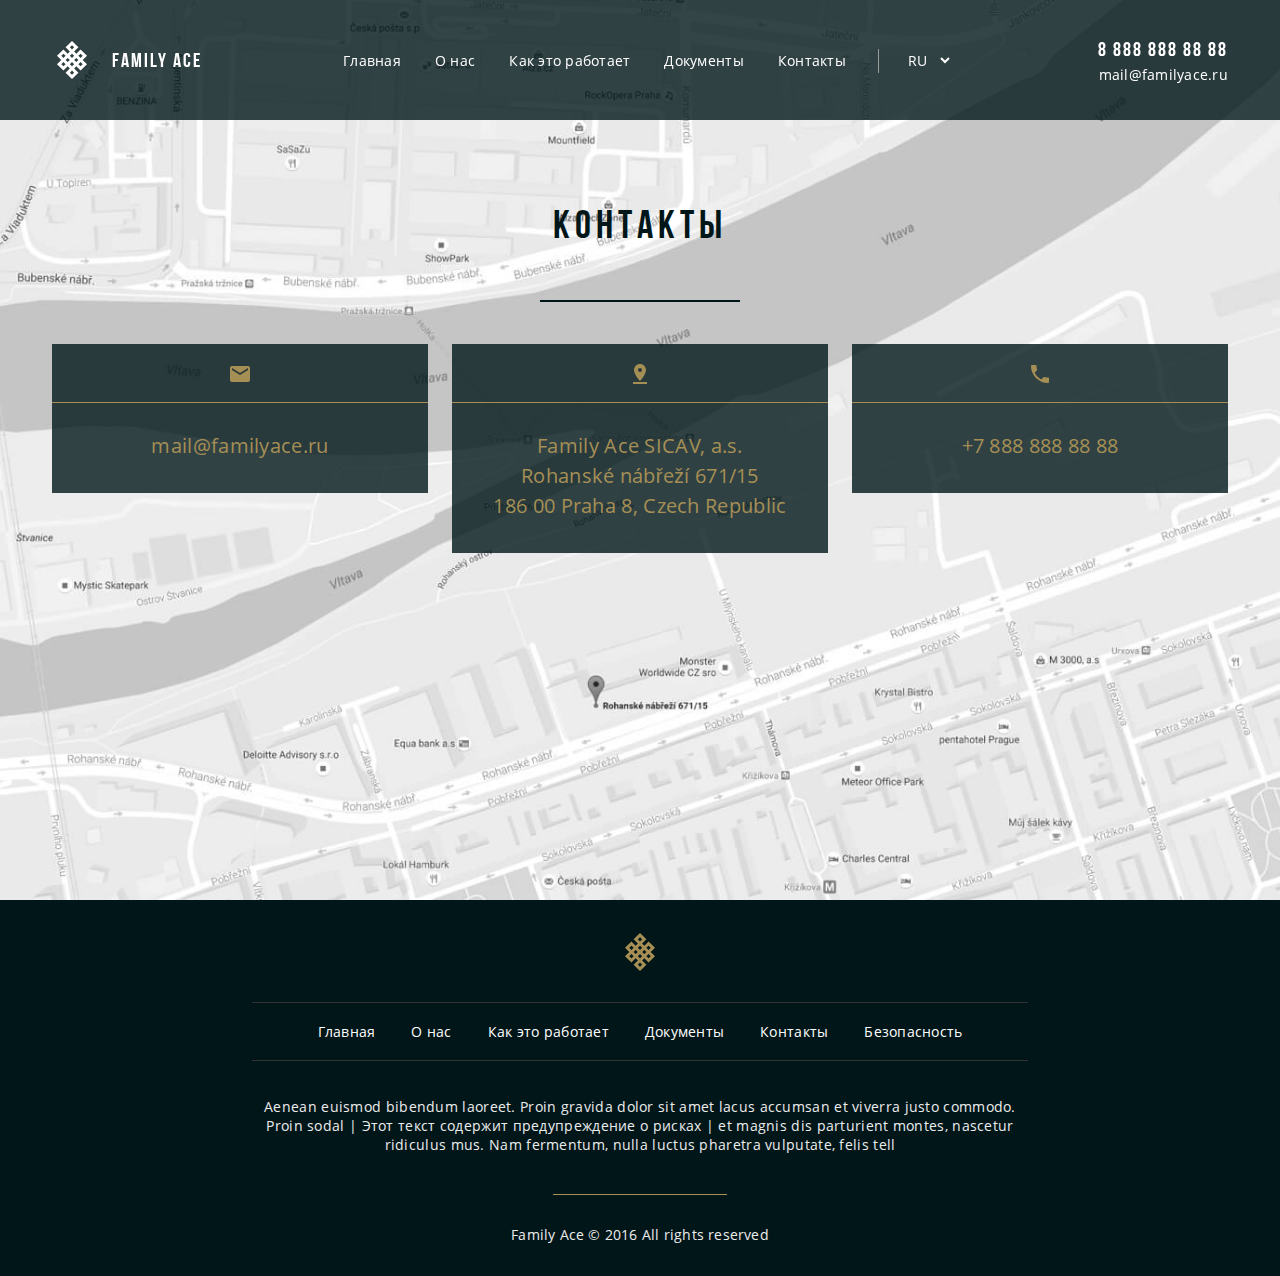
<file: contacts.html>
<!DOCTYPE html><html lang="ru"></html><head><meta charset="UTF-8"/><link rel="stylesheet" href="css/style.css"/><meta content="width=device-width, initial-scale=1.0, maximum-scale=1.0, user-scalable=no" name="viewport"/><title>Family Ace</title></head><body><div topbar="topbar" class="topbar topbar--dark"><div class="row"><div class="columns small-12"><div class="topbar__content"><button mobile-menu-button-open="mobile-menu-button-open" class="topbar__menu-button"></button><a href="/familyace" class="topbar-logo"><img src="img/svg/logo.svg" class="topbar-logo__icon"/><h2 class="topbar-logo__header topbar-logo__header--invisible">Family Ace</h2></a><nav class="topbar-nav"><a href="/familyace" class="topbar-nav__item">Главная</a><a href="who_we_are.html" class="topbar-nav__item">О нас</a><a href="what_we_do.html" class="topbar-nav__item">Как это работает</a><a href="documents.html" class="topbar-nav__item">Документы</a><a href="contacts.html" class="topbar-nav__item">Контакты</a></nav><select name="lang[]" class="topbar__lang"><option value="cz">CZ</option><option value="en">EN</option><option value="ru" selected="selected">RU</option></select><div class="topbar-contacts"><a href="tel:+78888888888" class="topbar-contacts__phone">8 888 888 88 88</a><a href="mailto:mail@familyace.ru" class="topbar-contacts__email">mail@familyace.ru</a></div></div></div></div></div><main><section class="section section--map"><h1 class="section__title section__title--dark">Контакты</h1><div class="row align-stretch"><div class="columns small-12 medium-4"><a href="mailto:mail@familyace.ru" class="card"><div class="card__header"><img src="img/svg/mail.svg"/></div><div class="card__body">mail@familyace.ru</div></a></div><div class="columns small-12 medium-4"><div class="card"><div class="card__header"><img src="img/svg/map_pointer.svg"/></div><div class="card__body">Family Ace SICAV, a.s.<br/>Rohanské nábřeží 671/15 <br/>186 00 Praha 8, Czech Republic </div></div></div><div class="columns small-12 medium-4"><a href="tel:+78888888888" class="card"><div class="card__header"><img src="img/svg/phone.svg"/></div><div class="card__body">+7 888 888 88 88</div></a></div></div></section></main><div class="footer"><div class="row align-center"><div class="columns small-12 large-10 xlarge-8"><div class="footer__content"><img src="img/svg/logo-bronze.svg" class="footer-logo"/><nav class="footer-nav"><a href="/familyace" class="footer-nav__item">Главная</a><a href="who_we_are.html" class="footer-nav__item">О нас</a><a href="what_we_do.html" class="footer-nav__item">Как это работает</a><a href="documents.html" class="footer-nav__item">Документы</a><a href="contacts.html" class="footer-nav__item">Контакты</a><a href="security.html" class="footer-nav__item">Безопасность</a></nav><div class="footer__text">Aenean euismod bibendum laoreet. Proin gravida dolor sit amet lacus accumsan et viverra justo commodo. Proin sodal  |  Этот текст содержит предупреждение о рисках  |  et magnis dis parturient montes, nascetur ridiculus mus. Nam fermentum, nulla luctus pharetra vulputate, felis tell</div><div class="footer__copyright">Family Ace © 2016 All rights reserved</div></div></div></div></div><div mobile-menu="mobile-menu" class="mobile-menu"><div class="mobile-menu__container"><a href="/familyace" class="topbar-logo mobile-menu__logo"><img src="img/svg/logo.svg" class="topbar-logo__icon"/><h2 class="topbar-logo__header">Family Ace</h2></a><nav class="topbar-nav mobile-menu__nav"><a href="/familyace" class="topbar-nav__item">Главная</a><a href="who_we_are.html" class="topbar-nav__item">О нас</a><a href="what_we_do.html" class="topbar-nav__item">Как это работает</a><a href="documents.html" class="topbar-nav__item">Документы</a><a href="contacts.html" class="topbar-nav__item">Контакты</a></nav><div class="topbar-contacts mobile-menu__contacts"><a href="tel:+78888888888" class="topbar-contacts__phone">8 888 888 88 88</a><a href="mailto:mail@familyace.ru" class="topbar-contacts__email">mail@familyace.ru</a></div></div><button mobile-menu-button-close="mobile-menu-button-close" class="mobile-menu__button-close"></button></div><script src="js/app.js"></script></body>
</file>
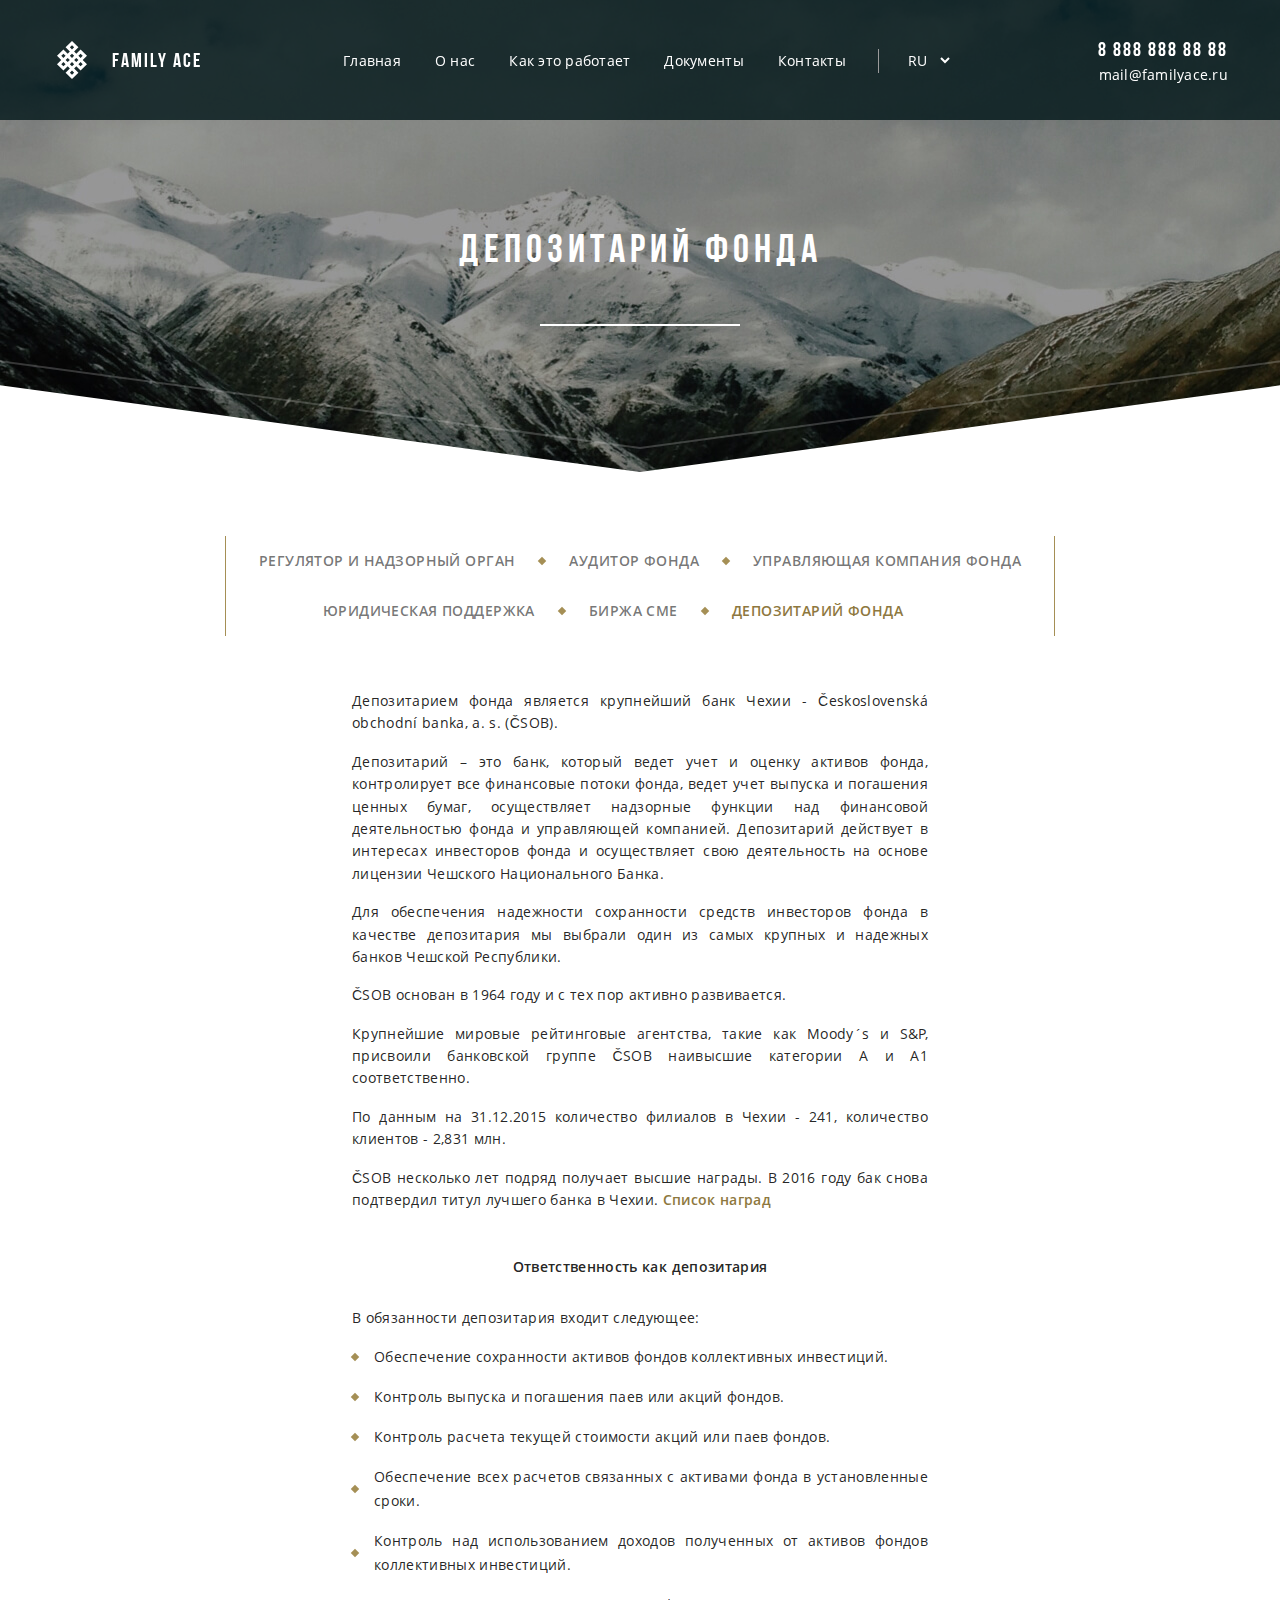
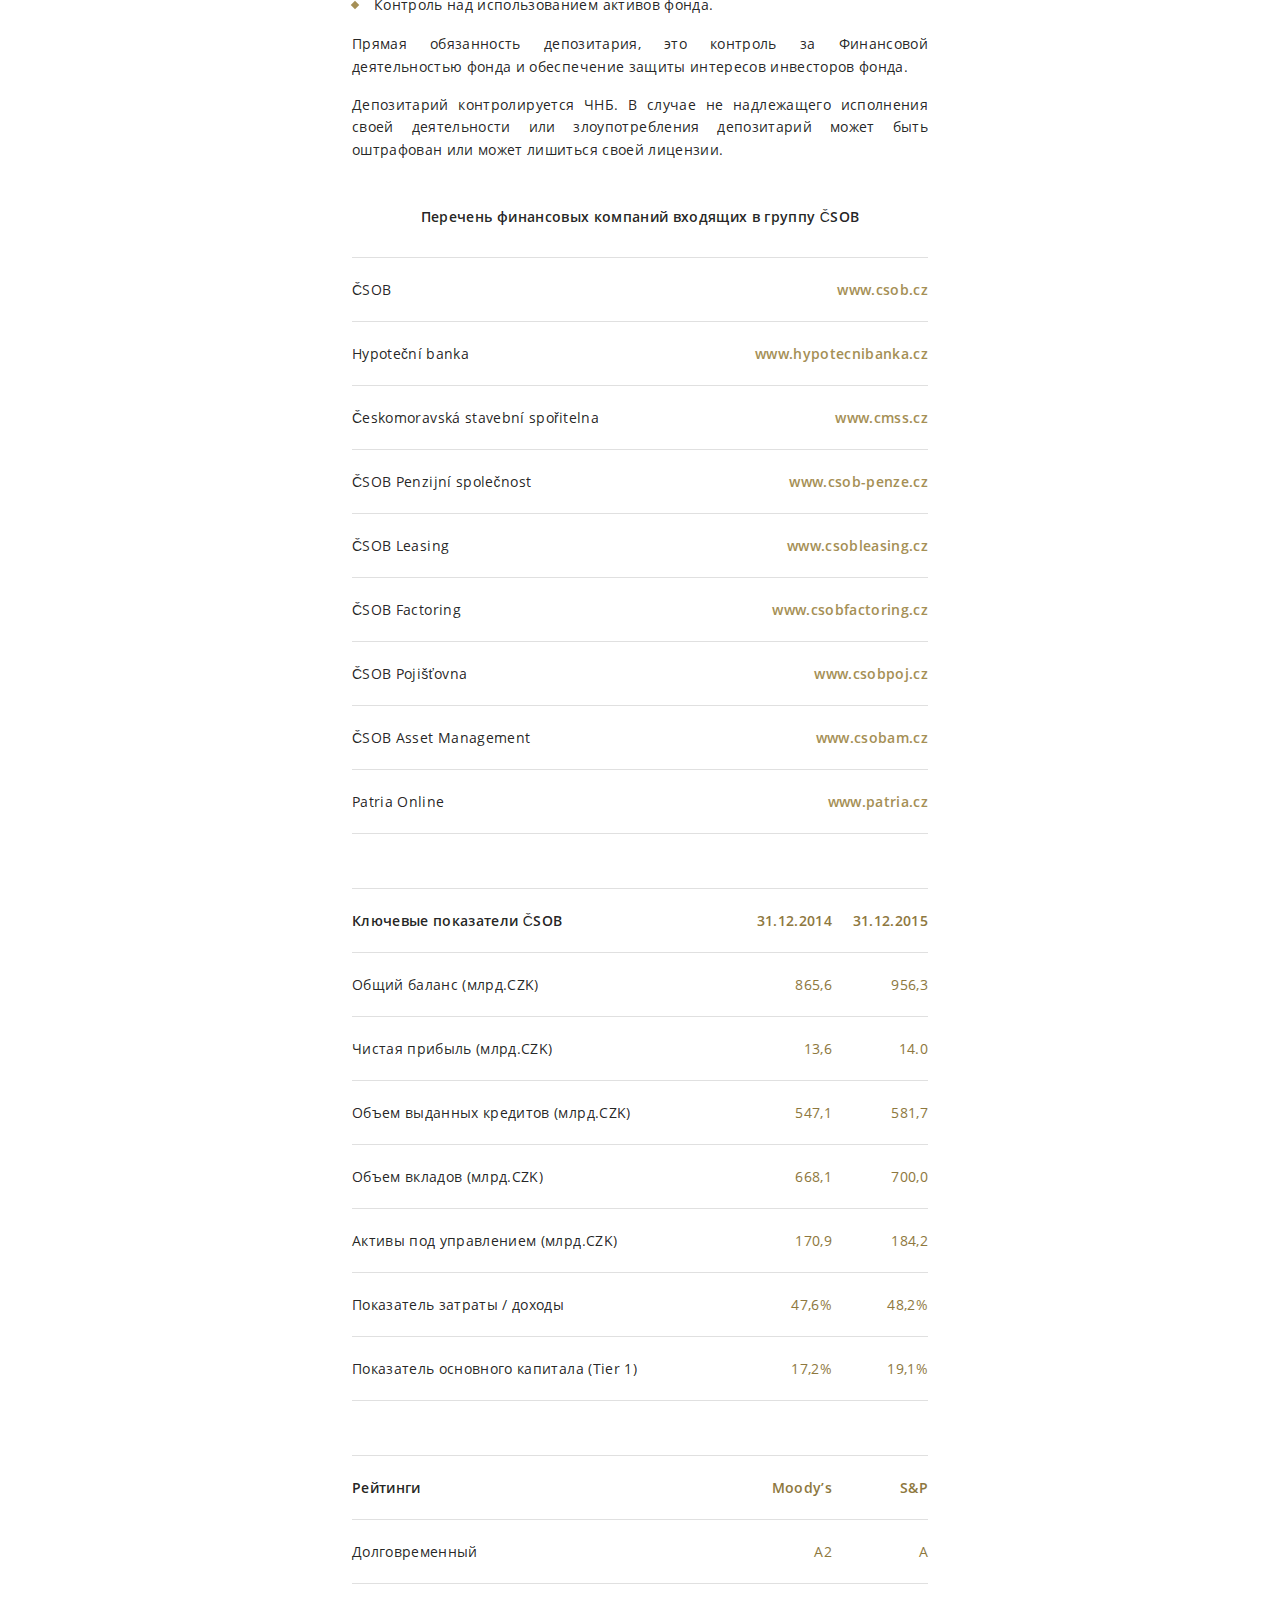
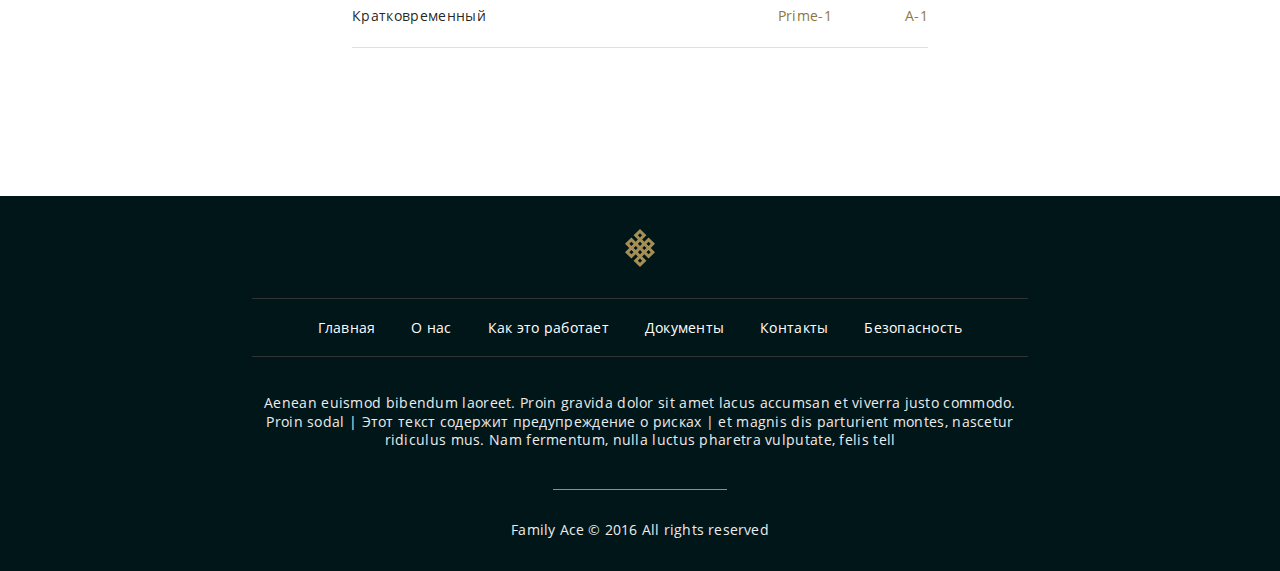
<file: csob.html>
<!DOCTYPE html><html lang="ru"></html><head><meta charset="UTF-8"/><link rel="stylesheet" href="css/style.css"/><meta content="width=device-width, initial-scale=1.0, maximum-scale=1.0, user-scalable=no" name="viewport"/><title>Family Ace</title></head><body><div topbar="topbar" class="topbar topbar--dark"><div class="row"><div class="columns small-12"><div class="topbar__content"><button mobile-menu-button-open="mobile-menu-button-open" class="topbar__menu-button"></button><a href="/familyace" class="topbar-logo"><img src="img/svg/logo.svg" class="topbar-logo__icon"/><h2 class="topbar-logo__header topbar-logo__header--invisible">Family Ace</h2></a><nav class="topbar-nav"><a href="/familyace" class="topbar-nav__item">Главная</a><a href="who_we_are.html" class="topbar-nav__item">О нас</a><a href="what_we_do.html" class="topbar-nav__item">Как это работает</a><a href="documents.html" class="topbar-nav__item">Документы</a><a href="contacts.html" class="topbar-nav__item">Контакты</a></nav><select name="lang[]" class="topbar__lang"><option value="cz">CZ</option><option value="en">EN</option><option value="ru" selected="selected">RU</option></select><div class="topbar-contacts"><a href="tel:+78888888888" class="topbar-contacts__phone">8 888 888 88 88</a><a href="mailto:mail@familyace.ru" class="topbar-contacts__email">mail@familyace.ru</a></div></div></div></div></div><main><section class="section section--organization"><div class="row"><div class="columns small-12"><h1 class="section__title section__title--white">Депозитарий фонда</h1></div></div></section><section class="section section--white section--white-small"><div class="row align-center"><div class="columns small-12 medium-10 text-center"><nav class="submenu undefined"><div class="submenu__item"><a href="/familyace/cnb.html" class="submenu__link undefined">Регулятор и надзорный орган</a></div><div class="submenu__item"><a href="/familyace/audit.html" class="submenu__link undefined">Аудитор фонда</a></div><div class="submenu__item"><a href="/familyace/avant.html" class="submenu__link undefined">Управляющая компания фонда</a></div><div class="submenu__item"><a href="/familyace/legal.html" class="submenu__link undefined">Юридическая поддержка</a></div><div class="submenu__item"><a href="/familyace/exchange.html" class="submenu__link undefined">Биржа СМЕ</a></div><div class="submenu__item"><a href="/familyace/csob.html" class="submenu__link is-active">Депозитарий фонда</a></div></nav></div></div><div class="row align-center"><div class="columns small-12 medium-10 large-6"><div class="organization"><div class="organization__text"><p>Депозитарием фонда является крупнейший банк Чехии - Československá obchodní banka, a. s. (ČSOB).</p><p>Депозитарий – это банк, который ведет учет и оценку активов фонда, контролирует все финансовые потоки фонда, ведет учет выпуска и погашения ценных бумаг, осуществляет надзорные функции над финансовой деятельностью фонда и управляющей компанией.  Депозитарий действует в интересах инвесторов фонда и осуществляет свою деятельность на основе лицензии Чешского Национального Банка. </p><p>Для обеспечения надежности сохранности средств инвесторов фонда в качестве депозитария мы выбрали один из самых крупных и надежных банков Чешской Республики. </p><p>ČSOB основан в  1964 году и с тех пор активно развивается.</p><p>Крупнейшие мировые рейтинговые агентства, такие как  Moody´s и S&P, присвоили банковской группе ČSOB наивысшие категории А и А1 соответственно.</p><p>По данным на 31.12.2015 количество филиалов в Чехии - 241, количество клиентов  - 2,831 млн.</p><p>ČSOB несколько лет подряд получает высшие награды. В 2016 году бак снова подтвердил титул лучшего банка в Чехии. <a href="https://www.csob.cz/portal/o-csob/o-csob-a-kbc/oceneni-skupiny-csob" target="_blank">Список наград</a></p></div></div><h3 class="section__subheader">Ответственность как депозитария</h3><div class="organization"><div class="organization__text"><p>В обязанности депозитария входит следующее:</p><ul class="list list--basic"><li>Обеспечение сохранности активов фондов коллективных инвестиций.</li><li>Контроль выпуска и погашения паев или акций фондов.</li><li>Контроль расчета текущей стоимости акций или паев фондов.</li><li>Обеспечение всех расчетов связанных с активами фонда в установленные сроки.</li><li>Контроль над использованием доходов полученных от активов фондов коллективных инвестиций.</li><li>Контроль над использованием активов фонда.</li></ul><p>Прямая обязанность депозитария, это контроль за Финансовой деятельностью фонда и обеспечение защиты интересов инвесторов фонда. </p><p>Депозитарий контролируется ЧНБ. В случае не надлежащего исполнения своей  деятельности или злоупотребления депозитарий может быть оштрафован или может лишиться своей лицензии. </p></div></div><h3 class="section__subheader">Перечень финансовых компаний входящих в группу ČSOB</h3><div class="table-flex table-flex--1-1"><div class="table-flex__row"><div class="table-flex__cell">ČSOB</div><div class="table-flex__cell"><a href="http://www.csob.cz" target="_blank">www.csob.cz</a></div></div><div class="table-flex__row"><div class="table-flex__cell">Hypoteční banka</div><div class="table-flex__cell"><a href="http://www.hypotecnibanka.cz" target="_blank">www.hypotecnibanka.cz</a></div></div><div class="table-flex__row"><div class="table-flex__cell">Českomoravská stavební spořitelna</div><div class="table-flex__cell"><a href="http://www.cmss.cz" target="_blank">www.cmss.cz</a></div></div><div class="table-flex__row"><div class="table-flex__cell">ČSOB Penzijní společnost</div><div class="table-flex__cell"><a href="http://www.csob-penze.cz" target="_blank">www.csob-penze.cz</a></div></div><div class="table-flex__row"><div class="table-flex__cell">ČSOB Leasing</div><div class="table-flex__cell"><a href="http://www.csobleasing.cz" target="_blank">www.csobleasing.cz</a></div></div><div class="table-flex__row"><div class="table-flex__cell">ČSOB Factoring</div><div class="table-flex__cell"><a href="http://www.csobfactoring.cz" target="_blank">www.csobfactoring.cz</a></div></div><div class="table-flex__row"><div class="table-flex__cell">ČSOB Pojišťovna</div><div class="table-flex__cell"><a href="http://www.csobpoj.cz" target="_blank">www.csobpoj.cz</a></div></div><div class="table-flex__row"><div class="table-flex__cell">ČSOB Asset Management</div><div class="table-flex__cell"><a href="http://www.csobam.cz" target="_blank">www.csobam.cz</a></div></div><div class="table-flex__row"><div class="table-flex__cell">Patria Online</div><div class="table-flex__cell"><a href="http://www.patria.cz" target="_blank">www.patria.cz</a></div></div></div><div class="table-flex table-flex--4-1-1"><div class="table-flex__row table-flex__row--header"><div class="table-flex__cell">Ключевые показатели ČSOB</div><div class="table-flex__cell">31.12.2014</div><div class="table-flex__cell">31.12.2015</div></div><div class="table-flex__row"><div class="table-flex__cell">Общий баланс (млрд.CZK)</div><div class="table-flex__cell">865,6</div><div class="table-flex__cell">956,3</div></div><div class="table-flex__row"><div class="table-flex__cell">Чистая прибыль (млрд.CZK)</div><div class="table-flex__cell">13,6</div><div class="table-flex__cell">14.0</div></div><div class="table-flex__row"><div class="table-flex__cell">Объем выданных кредитов (млрд.CZK)</div><div class="table-flex__cell">547,1</div><div class="table-flex__cell">581,7</div></div><div class="table-flex__row"><div class="table-flex__cell">Объем вкладов (млрд.CZK)</div><div class="table-flex__cell">668,1</div><div class="table-flex__cell">700,0</div></div><div class="table-flex__row"><div class="table-flex__cell">Активы под управлением (млрд.CZK)</div><div class="table-flex__cell">170,9</div><div class="table-flex__cell">184,2</div></div><div class="table-flex__row"><div class="table-flex__cell">Показатель затраты / доходы</div><div class="table-flex__cell">47,6%</div><div class="table-flex__cell">48,2%</div></div><div class="table-flex__row"><div class="table-flex__cell">Показатель основного капитала (Tier 1)</div><div class="table-flex__cell">17,2%</div><div class="table-flex__cell">19,1%</div></div></div><div class="table-flex table-flex--4-1-1"><div class="table-flex__row table-flex__row--header"><div class="table-flex__cell">Рейтинги</div><div class="table-flex__cell">Moody’s</div><div class="table-flex__cell">S&P</div></div><div class="table-flex__row"><div class="table-flex__cell">Долговременный</div><div class="table-flex__cell">A2</div><div class="table-flex__cell">A</div></div><div class="table-flex__row"><div class="table-flex__cell">Кратковременный</div><div class="table-flex__cell">Prime-1</div><div class="table-flex__cell">A-1</div></div></div></div></div></section></main><div class="footer"><div class="row align-center"><div class="columns small-12 large-10 xlarge-8"><div class="footer__content"><img src="img/svg/logo-bronze.svg" class="footer-logo"/><nav class="footer-nav"><a href="/familyace" class="footer-nav__item">Главная</a><a href="who_we_are.html" class="footer-nav__item">О нас</a><a href="what_we_do.html" class="footer-nav__item">Как это работает</a><a href="documents.html" class="footer-nav__item">Документы</a><a href="contacts.html" class="footer-nav__item">Контакты</a><a href="security.html" class="footer-nav__item">Безопасность</a></nav><div class="footer__text">Aenean euismod bibendum laoreet. Proin gravida dolor sit amet lacus accumsan et viverra justo commodo. Proin sodal  |  Этот текст содержит предупреждение о рисках  |  et magnis dis parturient montes, nascetur ridiculus mus. Nam fermentum, nulla luctus pharetra vulputate, felis tell</div><div class="footer__copyright">Family Ace © 2016 All rights reserved</div></div></div></div></div><div mobile-menu="mobile-menu" class="mobile-menu"><div class="mobile-menu__container"><a href="/familyace" class="topbar-logo mobile-menu__logo"><img src="img/svg/logo.svg" class="topbar-logo__icon"/><h2 class="topbar-logo__header">Family Ace</h2></a><nav class="topbar-nav mobile-menu__nav"><a href="/familyace" class="topbar-nav__item">Главная</a><a href="who_we_are.html" class="topbar-nav__item">О нас</a><a href="what_we_do.html" class="topbar-nav__item">Как это работает</a><a href="documents.html" class="topbar-nav__item">Документы</a><a href="contacts.html" class="topbar-nav__item">Контакты</a></nav><div class="topbar-contacts mobile-menu__contacts"><a href="tel:+78888888888" class="topbar-contacts__phone">8 888 888 88 88</a><a href="mailto:mail@familyace.ru" class="topbar-contacts__email">mail@familyace.ru</a></div></div><button mobile-menu-button-close="mobile-menu-button-close" class="mobile-menu__button-close"></button></div><script src="js/app.js"></script></body>
</file>
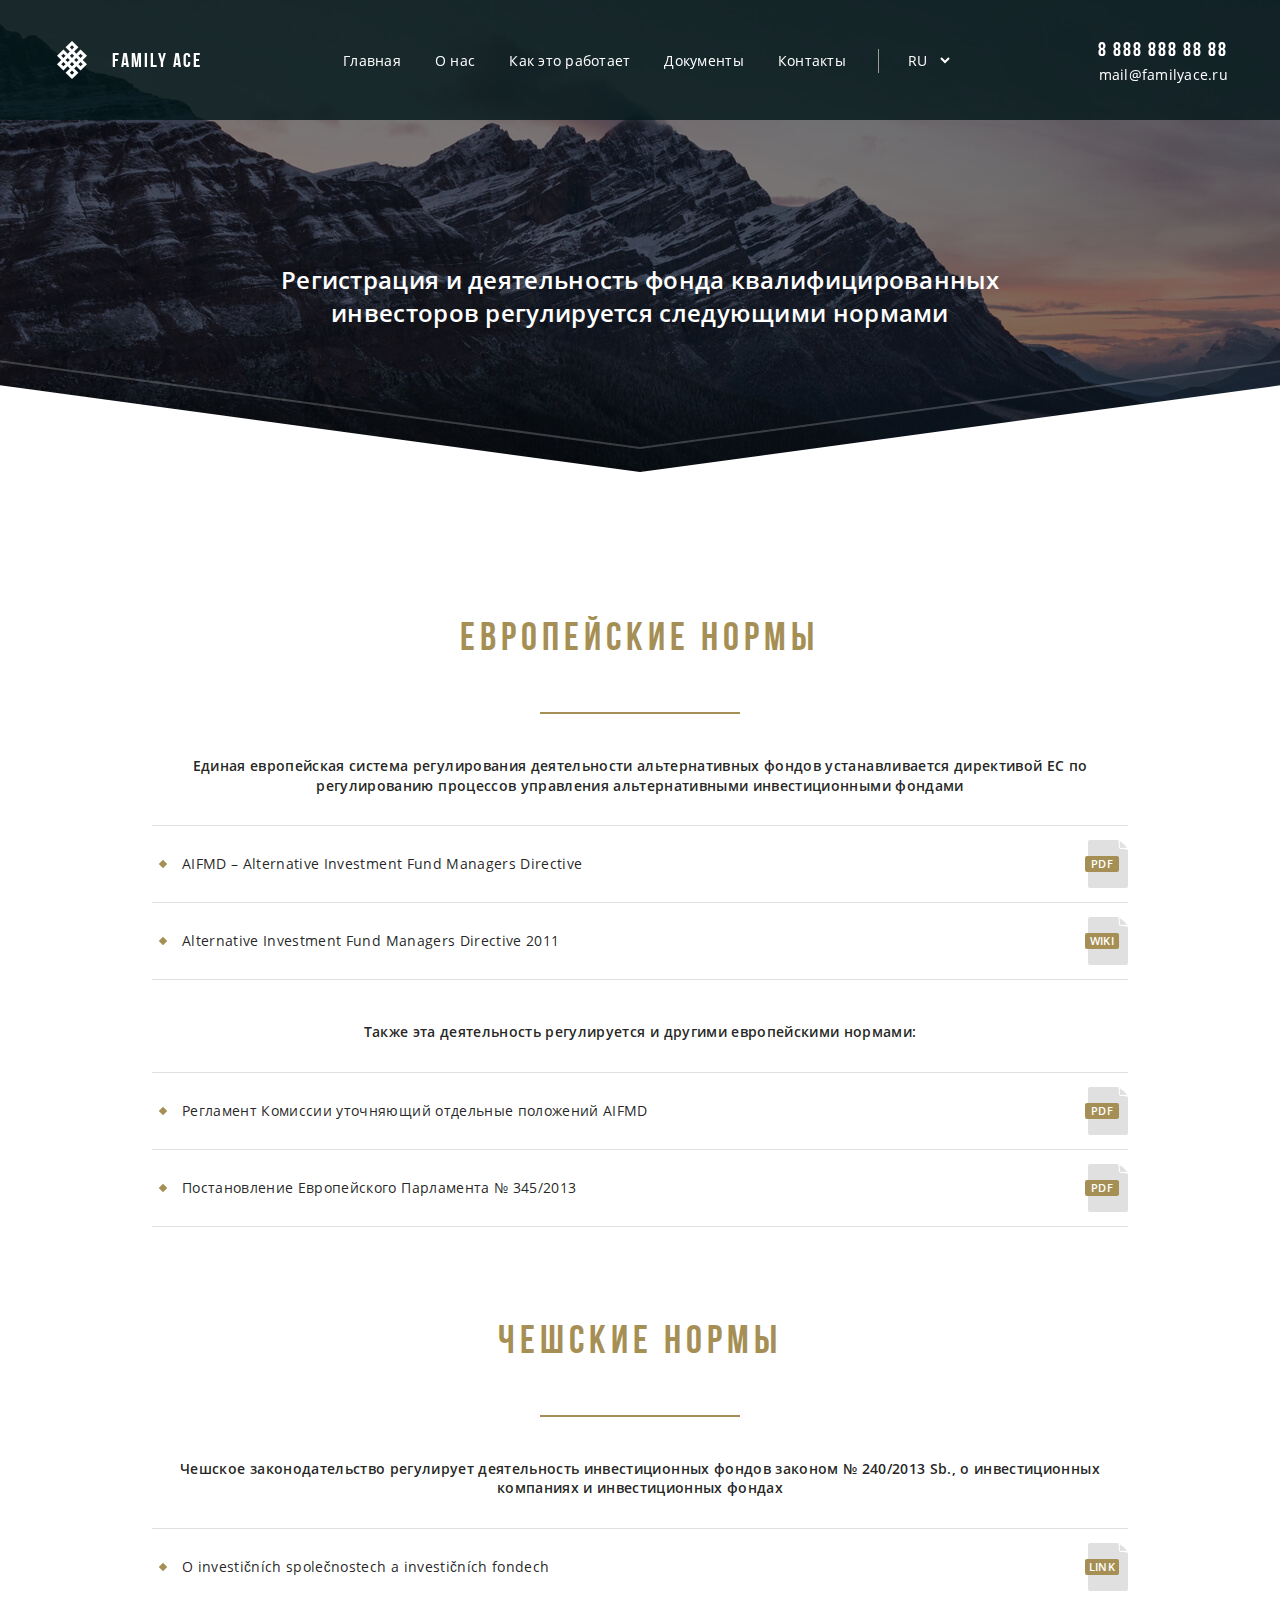
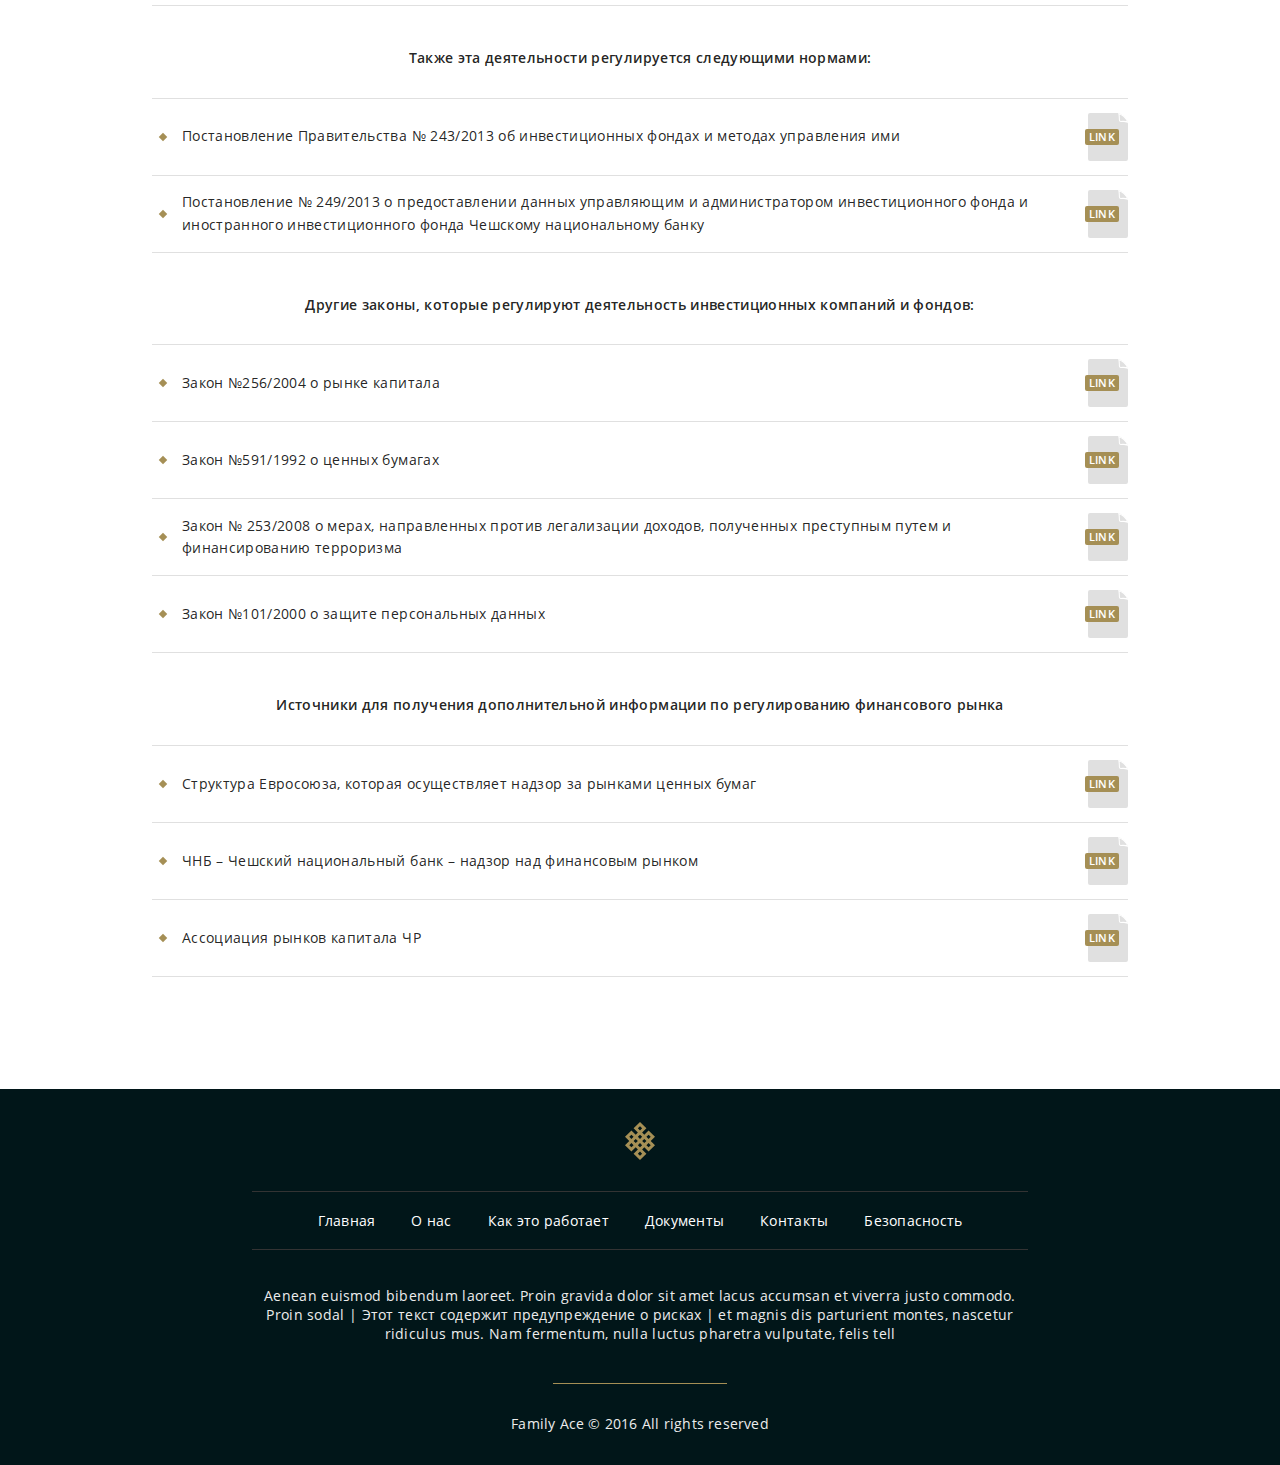
<file: documents.html>
<!DOCTYPE html><html lang="ru"></html><head><meta charset="UTF-8"/><link rel="stylesheet" href="css/style.css"/><meta content="width=device-width, initial-scale=1.0, maximum-scale=1.0, user-scalable=no" name="viewport"/><title>Family Ace</title></head><body><div topbar="topbar" class="topbar topbar--dark"><div class="row"><div class="columns small-12"><div class="topbar__content"><button mobile-menu-button-open="mobile-menu-button-open" class="topbar__menu-button"></button><a href="/familyace" class="topbar-logo"><img src="img/svg/logo.svg" class="topbar-logo__icon"/><h2 class="topbar-logo__header topbar-logo__header--invisible">Family Ace</h2></a><nav class="topbar-nav"><a href="/familyace" class="topbar-nav__item">Главная</a><a href="who_we_are.html" class="topbar-nav__item">О нас</a><a href="what_we_do.html" class="topbar-nav__item">Как это работает</a><a href="documents.html" class="topbar-nav__item">Документы</a><a href="contacts.html" class="topbar-nav__item">Контакты</a></nav><select name="lang[]" class="topbar__lang"><option value="cz">CZ</option><option value="en">EN</option><option value="ru" selected="selected">RU</option></select><div class="topbar-contacts"><a href="tel:+78888888888" class="topbar-contacts__phone">8 888 888 88 88</a><a href="mailto:mail@familyace.ru" class="topbar-contacts__email">mail@familyace.ru</a></div></div></div></div></div><main><section class="section section--secondary"><div class="row align-center"><div class="columns small-12 medium-8"><h1 class="section__title section__title--secondary">Регистрация и деятельность фонда квалифицированных инвесторов регулируется следующими нормами</h1></div></div></section><section class="section section--white"><div class="row align-center"><div class="columns small-12 medium-10"><h2 class="section__title">Европейские нормы</h2><h3 class="section__subheader">Единая европейская система регулирования деятельности альтернативных фондов устанавливается директивой ЕС по регулированию процессов управления альтернативными инвестиционными фондами</h3><ul class="list list--documents"><li><a href="http://eur-lex.europa.eu/legal-content/en/TXT/PDF/?uri=CELEX:32011L0061&amp;from=EN" target="_blank" class="list-item"><div class="list-item__text">AIFMD – Alternative Investment Fund Managers Directive</div><div data-type="pdf" class="list-item__icon"><img src="img/svg/document.svg"/></div></a></li><li><a href="https://en.wikipedia.org/wiki/Alternative_Investment_Fund_Managers_Directive_2011" target="_blank" class="list-item"><div class="list-item__text">Alternative Investment Fund Managers Directive 2011</div><div data-type="wiki" class="list-item__icon"><img src="img/svg/document.svg"/></div></a></li></ul><h3 class="section__subheader">Также эта деятельность регулируется и другими европейскими нормами: </h3><ul class="list list--documents"><li><a href="http://eur-lex.europa.eu/LexUriServ/LexUriServ.do?uri=OJ:L:2013:083:0001:0095:EN:PDF" target="_blank" class="list-item"><div class="list-item__text">Регламент Комиссии уточняющий отдельные положений AIFMD</div><div data-type="pdf" class="list-item__icon"><img src="img/svg/document.svg"/></div></a></li><li><a href="http://eur-lex.europa.eu/LexUriServ/LexUriServ.do?uri=OJ:L:2013:115:0001:0017:EN:PDF" target="_blank" class="list-item"><div class="list-item__text">Постановление Европейского Парламента № 345/2013</div><div data-type="pdf" class="list-item__icon"><img src="img/svg/document.svg"/></div></a></li></ul><h2 class="section__title">Чешские нормы</h2><h3 class="section__subheader">Чешское законодательство регулирует деятельность инвестиционных фондов законом № 240/2013 Sb., o инвестиционных компаниях и  инвестиционных фондах</h3><ul class="list list--documents"><li><a href="https://portal.gov.cz/app/zakony/zakonPar.jsp?idBiblio=80335&amp;nr=240~2F2013&amp;rpp=15#local-content" target="_blank" class="list-item"><div class="list-item__text">O investičních společnostech a investičních fondech</div><div data-type="link" class="list-item__icon"><img src="img/svg/document.svg"/></div></a></li></ul><h3 class="section__subheader">Также эта деятельности регулируется следующими нормами:</h3><ul class="list list--documents"><li><a href="http://portal.gov.cz/app/zakony/zakonPar.jsp?idBiblio=80345&amp;nr=243~2F2013&amp;rpp=15#local-content" target="_blank" class="list-item"><div class="list-item__text">Постановление Правительства № 243/2013 об инвестиционных фондах и методах управления ими</div><div data-type="link" class="list-item__icon"><img src="img/svg/document.svg"/></div></a></li><li><a href="http://portal.gov.cz/app/zakony/zakonPar.jsp?idBiblio=80351&amp;nr=249~2F2013&amp;rpp=15#local-content" target="_blank" class="list-item"><div class="list-item__text">Постановление № 249/2013 о предоставлении данных управляющим и администратором инвестиционного фонда и иностранного инвестиционного фонда Чешскому национальному банку</div><div data-type="link" class="list-item__icon"><img src="img/svg/document.svg"/></div></a></li></ul><h3 class="section__subheader">Другие законы, которые регулируют деятельность инвестиционных компаний и фондов:</h3><ul class="list list--documents"><li><a href="https://portal.gov.cz/app/zakony/zakonPar.jsp?idBiblio=57888&amp;nr=256~2F2004&amp;rpp=15#local-content" target="_blank" class="list-item"><div class="list-item__text">Закон №256/2004 о рынке капитала</div><div data-type="link" class="list-item__icon"><img src="img/svg/document.svg"/></div></a></li><li><a href="http://zakony-online.cz/?s33&amp;q33=all" target="_blank" class="list-item"><div class="list-item__text">Закон №591/1992 о ценных бумагах</div><div data-type="link" class="list-item__icon"><img src="img/svg/document.svg"/></div></a></li><li><a href="https://portal.gov.cz/app/zakony/zakonPar.jsp?idBiblio=67214&amp;nr=253~2F2008&amp;rpp=15#local-content" target="_blank" class="list-item"><div class="list-item__text">Закон № 253/2008  о мерах, направленных против легализации доходов, полученных преступным путем и финансированию терроризма</div><div data-type="link" class="list-item__icon"><img src="img/svg/document.svg"/></div></a></li><li><a href="https://portal.gov.cz/app/zakony/zakonPar.jsp?idBiblio=49228&amp;nr=101~2F2000&amp;rpp=15#local-content" target="_blank" class="list-item"><div class="list-item__text">Закон №101/2000 о защите персональных данных</div><div data-type="link" class="list-item__icon"><img src="img/svg/document.svg"/></div></a></li></ul><h3 class="section__subheader">Источники для получения дополнительной информации по регулированию финансового рынка</h3><ul class="list list--documents"><li><a href="https://www.esma.europa.eu/" target="_blank" class="list-item"><div class="list-item__text">Cтруктура Евросоюза, которая осуществляет надзор за рынками ценных бумаг</div><div data-type="link" class="list-item__icon"><img src="img/svg/document.svg"/></div></a></li><li><a href="http://www.cnb.cz/cs/dohled_financni_trh/vykon_dohledu/" target="_blank" class="list-item"><div class="list-item__text">ЧНБ – Чешский национальный банк – надзор над  финансовым рынком</div><div data-type="link" class="list-item__icon"><img src="img/svg/document.svg"/></div></a></li><li><a href="http://www.akatcr.cz/" target="_blank" class="list-item"><div class="list-item__text">Ассоциация рынков капитала ЧР</div><div data-type="link" class="list-item__icon"><img src="img/svg/document.svg"/></div></a></li></ul></div></div></section></main><div class="footer"><div class="row align-center"><div class="columns small-12 large-10 xlarge-8"><div class="footer__content"><img src="img/svg/logo-bronze.svg" class="footer-logo"/><nav class="footer-nav"><a href="/familyace" class="footer-nav__item">Главная</a><a href="who_we_are.html" class="footer-nav__item">О нас</a><a href="what_we_do.html" class="footer-nav__item">Как это работает</a><a href="documents.html" class="footer-nav__item">Документы</a><a href="contacts.html" class="footer-nav__item">Контакты</a><a href="security.html" class="footer-nav__item">Безопасность</a></nav><div class="footer__text">Aenean euismod bibendum laoreet. Proin gravida dolor sit amet lacus accumsan et viverra justo commodo. Proin sodal  |  Этот текст содержит предупреждение о рисках  |  et magnis dis parturient montes, nascetur ridiculus mus. Nam fermentum, nulla luctus pharetra vulputate, felis tell</div><div class="footer__copyright">Family Ace © 2016 All rights reserved</div></div></div></div></div><div mobile-menu="mobile-menu" class="mobile-menu"><div class="mobile-menu__container"><a href="/familyace" class="topbar-logo mobile-menu__logo"><img src="img/svg/logo.svg" class="topbar-logo__icon"/><h2 class="topbar-logo__header">Family Ace</h2></a><nav class="topbar-nav mobile-menu__nav"><a href="/familyace" class="topbar-nav__item">Главная</a><a href="who_we_are.html" class="topbar-nav__item">О нас</a><a href="what_we_do.html" class="topbar-nav__item">Как это работает</a><a href="documents.html" class="topbar-nav__item">Документы</a><a href="contacts.html" class="topbar-nav__item">Контакты</a></nav><div class="topbar-contacts mobile-menu__contacts"><a href="tel:+78888888888" class="topbar-contacts__phone">8 888 888 88 88</a><a href="mailto:mail@familyace.ru" class="topbar-contacts__email">mail@familyace.ru</a></div></div><button mobile-menu-button-close="mobile-menu-button-close" class="mobile-menu__button-close"></button></div><script src="js/app.js"></script></body>
</file>
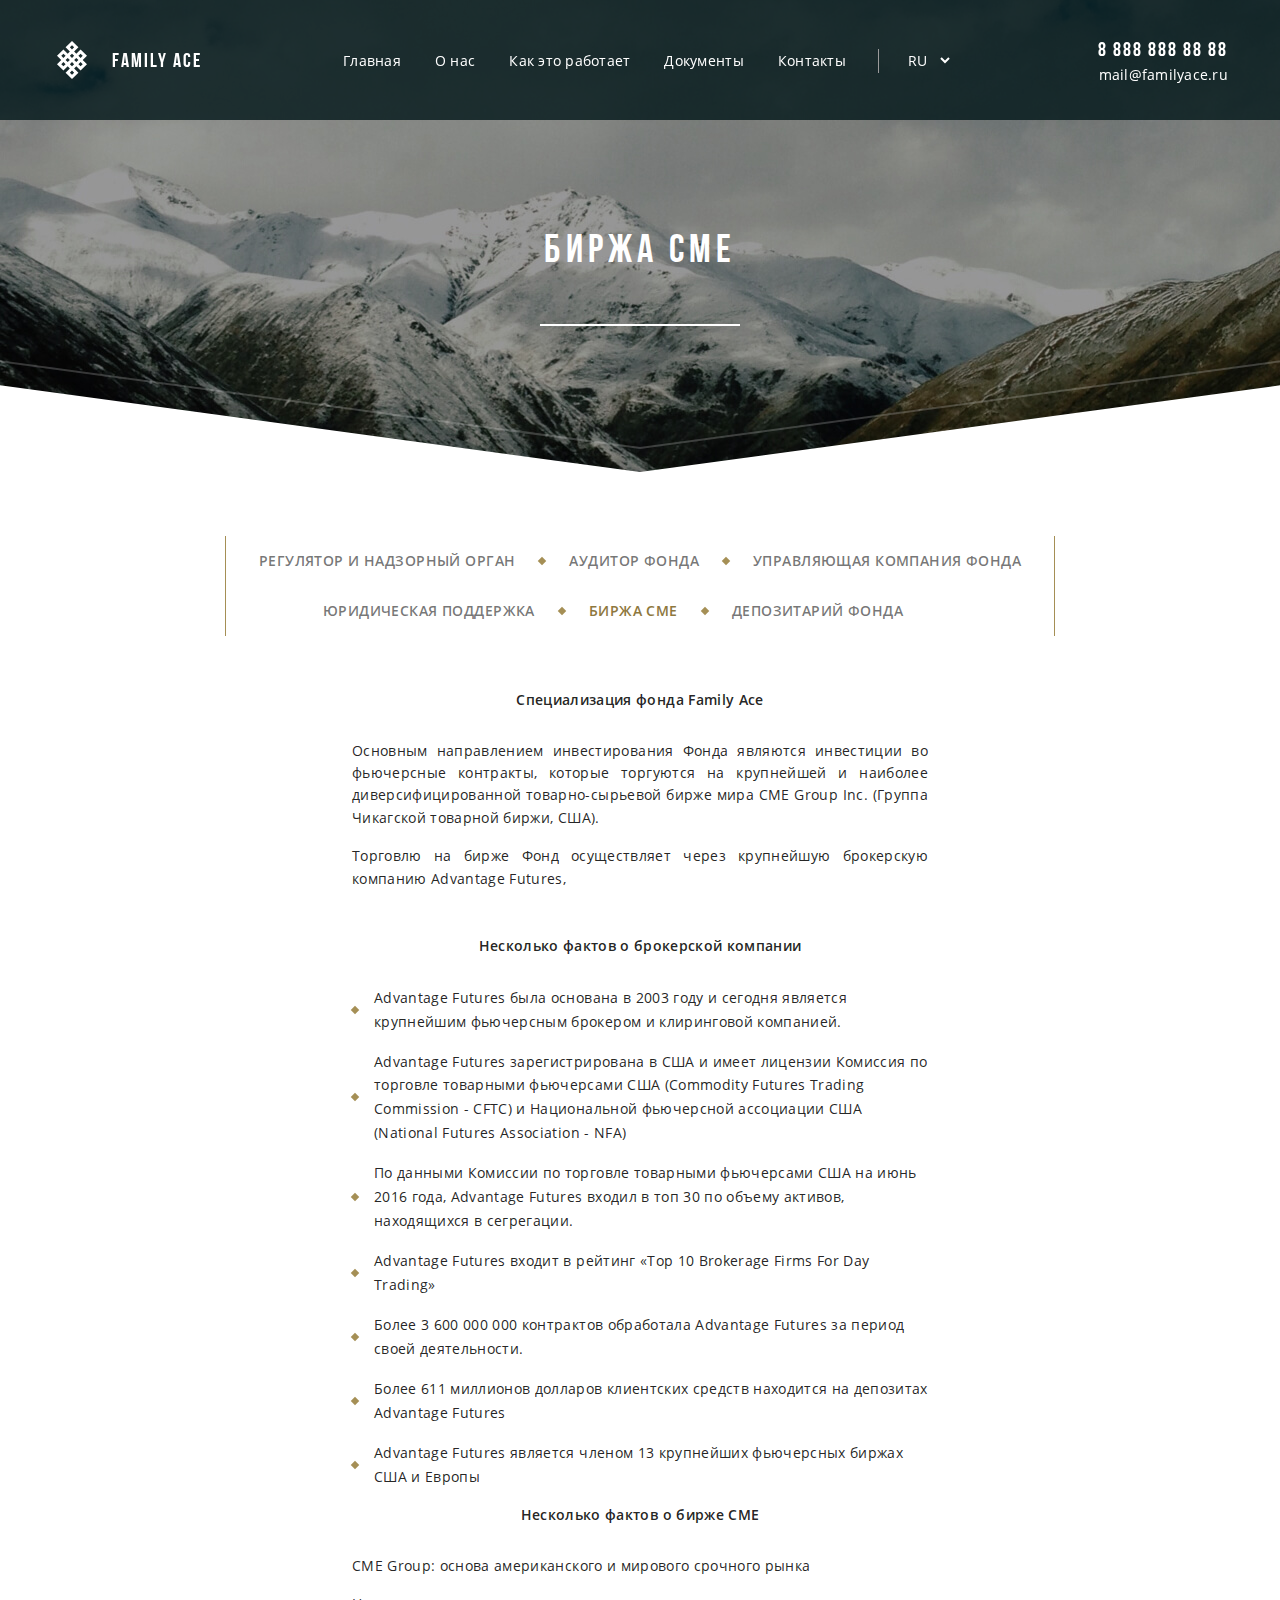
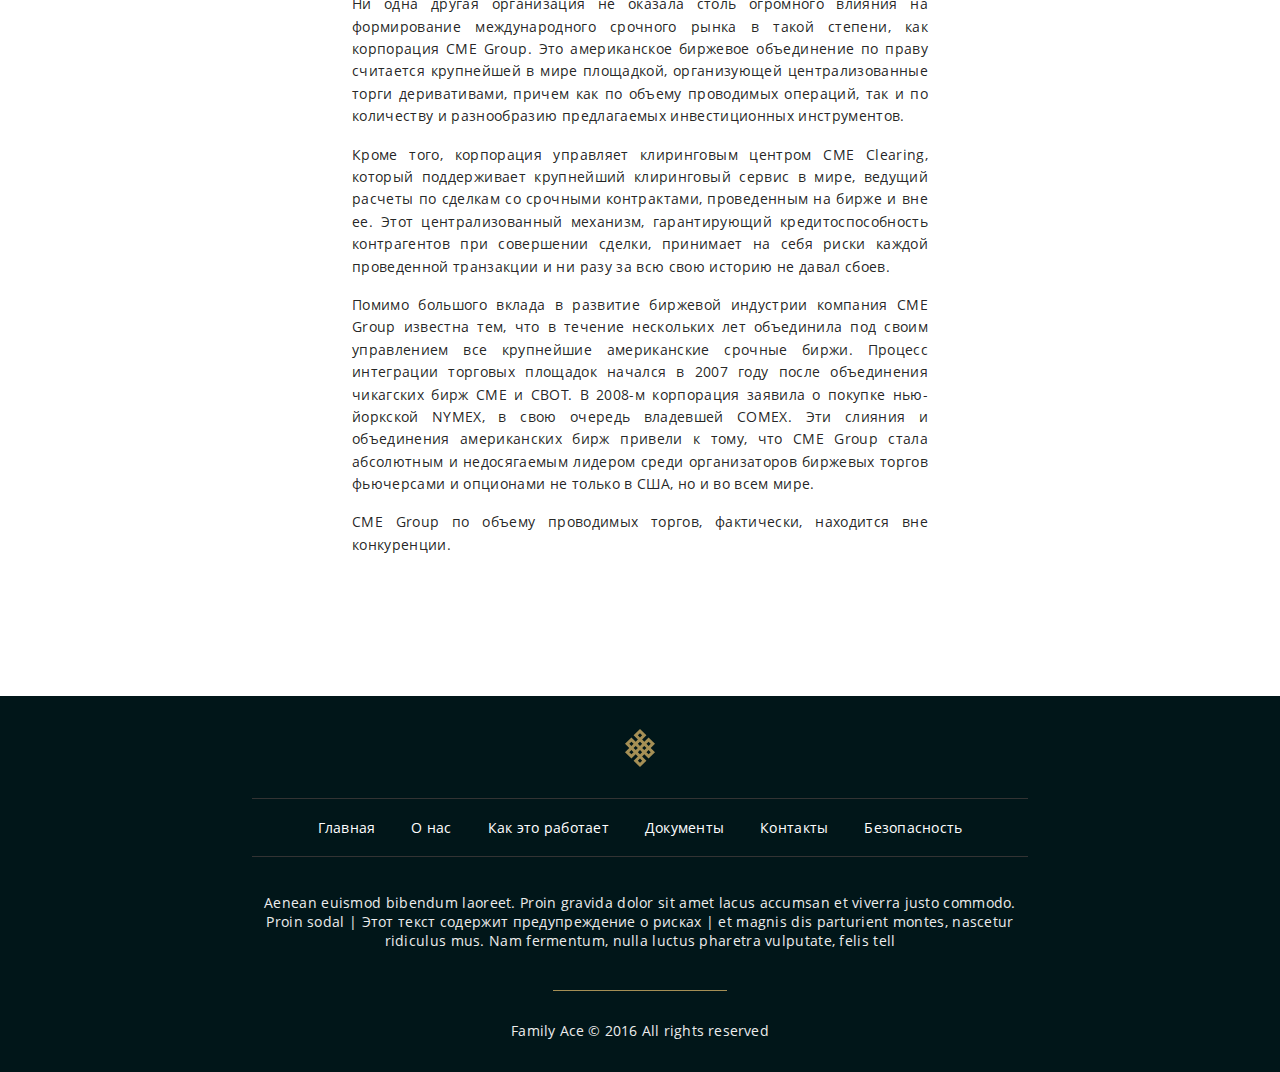
<file: exchange.html>
<!DOCTYPE html><html lang="ru"></html><head><meta charset="UTF-8"/><link rel="stylesheet" href="css/style.css"/><meta content="width=device-width, initial-scale=1.0, maximum-scale=1.0, user-scalable=no" name="viewport"/><title>Family Ace</title></head><body><div topbar="topbar" class="topbar topbar--dark"><div class="row"><div class="columns small-12"><div class="topbar__content"><button mobile-menu-button-open="mobile-menu-button-open" class="topbar__menu-button"></button><a href="/familyace" class="topbar-logo"><img src="img/svg/logo.svg" class="topbar-logo__icon"/><h2 class="topbar-logo__header topbar-logo__header--invisible">Family Ace</h2></a><nav class="topbar-nav"><a href="/familyace" class="topbar-nav__item">Главная</a><a href="who_we_are.html" class="topbar-nav__item">О нас</a><a href="what_we_do.html" class="topbar-nav__item">Как это работает</a><a href="documents.html" class="topbar-nav__item">Документы</a><a href="contacts.html" class="topbar-nav__item">Контакты</a></nav><select name="lang[]" class="topbar__lang"><option value="cz">CZ</option><option value="en">EN</option><option value="ru" selected="selected">RU</option></select><div class="topbar-contacts"><a href="tel:+78888888888" class="topbar-contacts__phone">8 888 888 88 88</a><a href="mailto:mail@familyace.ru" class="topbar-contacts__email">mail@familyace.ru</a></div></div></div></div></div><main><section class="section section--organization"><div class="row"><div class="columns small-12"><h1 class="section__title section__title--white">Биржа СМЕ</h1></div></div></section><section class="section section--white section--white-small"><div class="row align-center"><div class="columns small-12 medium-10 text-center"><nav class="submenu undefined"><div class="submenu__item"><a href="/familyace/cnb.html" class="submenu__link undefined">Регулятор и надзорный орган</a></div><div class="submenu__item"><a href="/familyace/audit.html" class="submenu__link undefined">Аудитор фонда</a></div><div class="submenu__item"><a href="/familyace/avant.html" class="submenu__link undefined">Управляющая компания фонда</a></div><div class="submenu__item"><a href="/familyace/legal.html" class="submenu__link undefined">Юридическая поддержка</a></div><div class="submenu__item"><a href="/familyace/exchange.html" class="submenu__link is-active">Биржа СМЕ</a></div><div class="submenu__item"><a href="/familyace/csob.html" class="submenu__link undefined">Депозитарий фонда</a></div></nav></div></div><div class="row align-center"><div class="columns small-12 medium-10 large-6"><h2 class="section__subheader">Специализация фонда Family Ace</h2><div class="organization"><div class="organization__text"><p>Основным  направлением инвестирования Фонда  являются инвестиции во фьючерсные контракты, которые торгуются  на крупнейшей и наиболее диверсифицированной товарно-сырьевой бирже мира CME Group Inc. (Группа Чикагской товарной биржи, США). </p><p>Торговлю на бирже Фонд осуществляет через крупнейшую брокерскую компанию  Advantage Futures, </p></div></div><h2 class="section__subheader">Несколько фактов о брокерской компании</h2><ul class="list list--basic"><li>Advantage Futures была основана в 2003 году и сегодня  является крупнейшим фьючерсным брокером и клиринговой компанией. </li><li>Advantage Futures зарегистрирована в США и имеет лицензии  Комиссия по торговле товарными фьючерсами США  (Commodity Futures Trading Commission - CFTC) и  Национальной фьючерсной ассоциации США (National Futures Association - NFA)</li><li>По данными Комиссии по торговле товарными фьючерсами США на июнь 2016 года, Advantage Futures входил в топ 30 по объему активов, находящихся в сегрегации.</li><li>Advantage Futures входит в рейтинг «Top 10 Brokerage Firms For Day Trading»</li><li>Более 3 600 000 000 контрактов обработала Advantage Futures за период своей деятельности.</li><li>Более 611 миллионов долларов клиентских средств находится на депозитах  Advantage Futures</li><li>Advantage Futures  является членом 13 крупнейших фьючерсных биржах США и Европы</li></ul><h2 class="section__subheader">Несколько фактов о бирже CME</h2><div class="organization"><div class="organization__text"><p>CME Group: основа американского и мирового срочного рынка</p><p>Ни одна другая организация не оказала столь огромного влияния на формирование международного срочного рынка в такой степени, как корпорация CME Group. Это американское биржевое объединение по праву считается крупнейшей в мире площадкой, организующей централизованные торги деривативами, причем как по объему проводимых операций, так и по количеству и разнообразию предлагаемых инвестиционных инструментов.</p><p>Кроме того, корпорация управляет клиринговым центром CME Clearing, который поддерживает крупнейший клиринговый сервис в мире, ведущий расчеты по сделкам со срочными контрактами, проведенным на бирже и вне ее. Этот централизованный механизм, гарантирующий кредитоспособность контрагентов при совершении сделки, принимает на себя риски каждой проведенной транзакции и ни разу за всю свою историю не давал сбоев. </p><p>Помимо большого вклада в развитие биржевой индустрии компания CME Group известна тем, что в течение нескольких лет объединила под своим управлением все крупнейшие американские срочные биржи. Процесс интеграции торговых площадок начался в 2007 году после объединения чикагских бирж CME и CBOT. В 2008-м корпорация заявила о покупке нью-йоркской NYMEX, в свою очередь владевшей COMEX. Эти слияния и объединения американских бирж привели к тому, что CME Group стала абсолютным и недосягаемым лидером среди организаторов биржевых торгов фьючерсами и опционами не только в США, но и во всем мире.</p><p>CME Group по объему проводимых торгов, фактически, находится вне конкуренции. </p></div></div></div></div></section></main><div class="footer"><div class="row align-center"><div class="columns small-12 large-10 xlarge-8"><div class="footer__content"><img src="img/svg/logo-bronze.svg" class="footer-logo"/><nav class="footer-nav"><a href="/familyace" class="footer-nav__item">Главная</a><a href="who_we_are.html" class="footer-nav__item">О нас</a><a href="what_we_do.html" class="footer-nav__item">Как это работает</a><a href="documents.html" class="footer-nav__item">Документы</a><a href="contacts.html" class="footer-nav__item">Контакты</a><a href="security.html" class="footer-nav__item">Безопасность</a></nav><div class="footer__text">Aenean euismod bibendum laoreet. Proin gravida dolor sit amet lacus accumsan et viverra justo commodo. Proin sodal  |  Этот текст содержит предупреждение о рисках  |  et magnis dis parturient montes, nascetur ridiculus mus. Nam fermentum, nulla luctus pharetra vulputate, felis tell</div><div class="footer__copyright">Family Ace © 2016 All rights reserved</div></div></div></div></div><div mobile-menu="mobile-menu" class="mobile-menu"><div class="mobile-menu__container"><a href="/familyace" class="topbar-logo mobile-menu__logo"><img src="img/svg/logo.svg" class="topbar-logo__icon"/><h2 class="topbar-logo__header">Family Ace</h2></a><nav class="topbar-nav mobile-menu__nav"><a href="/familyace" class="topbar-nav__item">Главная</a><a href="who_we_are.html" class="topbar-nav__item">О нас</a><a href="what_we_do.html" class="topbar-nav__item">Как это работает</a><a href="documents.html" class="topbar-nav__item">Документы</a><a href="contacts.html" class="topbar-nav__item">Контакты</a></nav><div class="topbar-contacts mobile-menu__contacts"><a href="tel:+78888888888" class="topbar-contacts__phone">8 888 888 88 88</a><a href="mailto:mail@familyace.ru" class="topbar-contacts__email">mail@familyace.ru</a></div></div><button mobile-menu-button-close="mobile-menu-button-close" class="mobile-menu__button-close"></button></div><script src="js/app.js"></script></body>
</file>
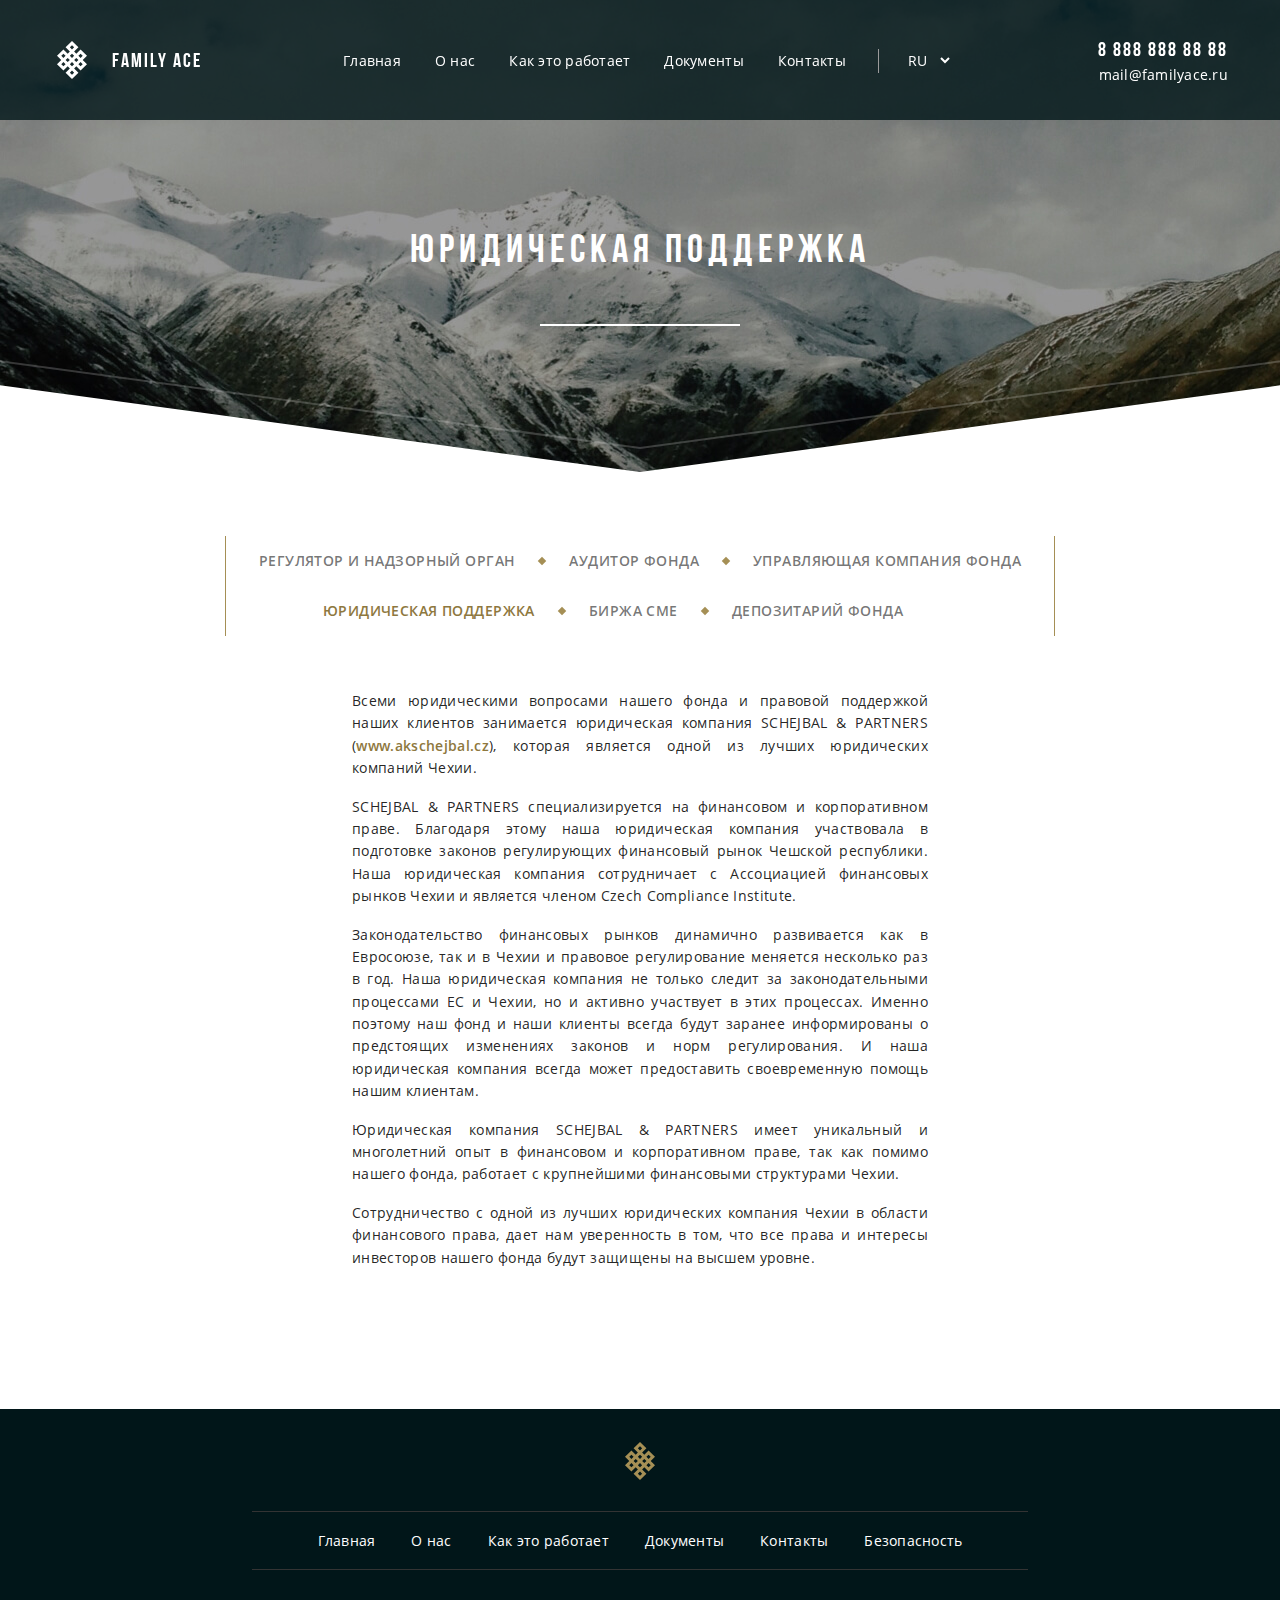
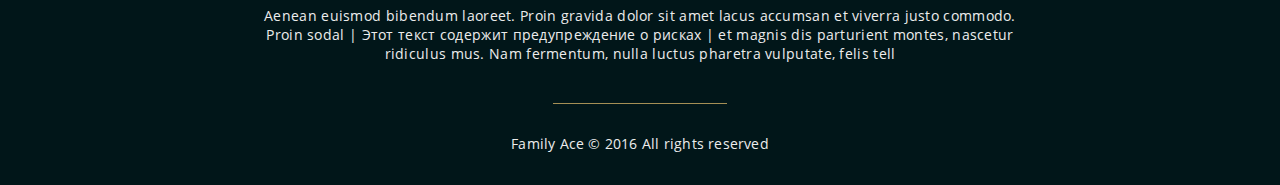
<file: legal.html>
<!DOCTYPE html><html lang="ru"></html><head><meta charset="UTF-8"/><link rel="stylesheet" href="css/style.css"/><meta content="width=device-width, initial-scale=1.0, maximum-scale=1.0, user-scalable=no" name="viewport"/><title>Family Ace</title></head><body><div topbar="topbar" class="topbar topbar--dark"><div class="row"><div class="columns small-12"><div class="topbar__content"><button mobile-menu-button-open="mobile-menu-button-open" class="topbar__menu-button"></button><a href="/familyace" class="topbar-logo"><img src="img/svg/logo.svg" class="topbar-logo__icon"/><h2 class="topbar-logo__header topbar-logo__header--invisible">Family Ace</h2></a><nav class="topbar-nav"><a href="/familyace" class="topbar-nav__item">Главная</a><a href="who_we_are.html" class="topbar-nav__item">О нас</a><a href="what_we_do.html" class="topbar-nav__item">Как это работает</a><a href="documents.html" class="topbar-nav__item">Документы</a><a href="contacts.html" class="topbar-nav__item">Контакты</a></nav><select name="lang[]" class="topbar__lang"><option value="cz">CZ</option><option value="en">EN</option><option value="ru" selected="selected">RU</option></select><div class="topbar-contacts"><a href="tel:+78888888888" class="topbar-contacts__phone">8 888 888 88 88</a><a href="mailto:mail@familyace.ru" class="topbar-contacts__email">mail@familyace.ru</a></div></div></div></div></div><main><section class="section section--organization"><div class="row"><div class="columns small-12"><h1 class="section__title section__title--white">Юридическая поддержка</h1></div></div></section><section class="section section--white section--white-small"><div class="row align-center"><div class="columns small-12 medium-10 text-center"><nav class="submenu undefined"><div class="submenu__item"><a href="/familyace/cnb.html" class="submenu__link undefined">Регулятор и надзорный орган</a></div><div class="submenu__item"><a href="/familyace/audit.html" class="submenu__link undefined">Аудитор фонда</a></div><div class="submenu__item"><a href="/familyace/avant.html" class="submenu__link undefined">Управляющая компания фонда</a></div><div class="submenu__item"><a href="/familyace/legal.html" class="submenu__link is-active">Юридическая поддержка</a></div><div class="submenu__item"><a href="/familyace/exchange.html" class="submenu__link undefined">Биржа СМЕ</a></div><div class="submenu__item"><a href="/familyace/csob.html" class="submenu__link undefined">Депозитарий фонда</a></div></nav></div></div><div class="row align-center"><div class="columns small-12 medium-10 large-6"><div class="organization"><div class="organization__text"><p>Всеми юридическими вопросами нашего фонда и правовой поддержкой наших клиентов занимается юридическая компания SCHEJBAL & PARTNERS (<a href="http://www.akschejbal.cz" target="_blank">www.akschejbal.cz</a>), которая является  одной из лучших юридических компаний Чехии.</p><p>SCHEJBAL & PARTNERS специализируется на финансовом и корпоративном праве. Благодаря этому наша юридическая компания участвовала в подготовке  законов регулирующих финансовый рынок Чешской республики. Наша юридическая компания сотрудничает с Ассоциацией финансовых рынков Чехии и является членом Czech Compliance Institute. </p><p>Законодательство финансовых рынков динамично развивается как в Евросоюзе, так и в Чехии и правовое регулирование меняется несколько раз в год. Наша юридическая компания не только следит за законодательными процессами ЕС и Чехии, но и активно участвует в этих процессах. Именно поэтому наш фонд и наши клиенты всегда будут заранее информированы о предстоящих изменениях  законов и норм регулирования. И наша юридическая компания всегда может предоставить своевременную помощь нашим клиентам.</p><p>Юридическая компания SCHEJBAL & PARTNERS имеет уникальный и многолетний опыт в  финансовом и корпоративном праве, так как помимо нашего фонда,  работает с крупнейшими финансовыми структурами Чехии. </p><p>Сотрудничество с одной из лучших юридических компания Чехии в области финансового права, дает нам уверенность в том, что все права и интересы инвесторов нашего фонда будут защищены на высшем уровне. </p></div></div></div></div></section></main><div class="footer"><div class="row align-center"><div class="columns small-12 large-10 xlarge-8"><div class="footer__content"><img src="img/svg/logo-bronze.svg" class="footer-logo"/><nav class="footer-nav"><a href="/familyace" class="footer-nav__item">Главная</a><a href="who_we_are.html" class="footer-nav__item">О нас</a><a href="what_we_do.html" class="footer-nav__item">Как это работает</a><a href="documents.html" class="footer-nav__item">Документы</a><a href="contacts.html" class="footer-nav__item">Контакты</a><a href="security.html" class="footer-nav__item">Безопасность</a></nav><div class="footer__text">Aenean euismod bibendum laoreet. Proin gravida dolor sit amet lacus accumsan et viverra justo commodo. Proin sodal  |  Этот текст содержит предупреждение о рисках  |  et magnis dis parturient montes, nascetur ridiculus mus. Nam fermentum, nulla luctus pharetra vulputate, felis tell</div><div class="footer__copyright">Family Ace © 2016 All rights reserved</div></div></div></div></div><div mobile-menu="mobile-menu" class="mobile-menu"><div class="mobile-menu__container"><a href="/familyace" class="topbar-logo mobile-menu__logo"><img src="img/svg/logo.svg" class="topbar-logo__icon"/><h2 class="topbar-logo__header">Family Ace</h2></a><nav class="topbar-nav mobile-menu__nav"><a href="/familyace" class="topbar-nav__item">Главная</a><a href="who_we_are.html" class="topbar-nav__item">О нас</a><a href="what_we_do.html" class="topbar-nav__item">Как это работает</a><a href="documents.html" class="topbar-nav__item">Документы</a><a href="contacts.html" class="topbar-nav__item">Контакты</a></nav><div class="topbar-contacts mobile-menu__contacts"><a href="tel:+78888888888" class="topbar-contacts__phone">8 888 888 88 88</a><a href="mailto:mail@familyace.ru" class="topbar-contacts__email">mail@familyace.ru</a></div></div><button mobile-menu-button-close="mobile-menu-button-close" class="mobile-menu__button-close"></button></div><script src="js/app.js"></script></body>
</file>
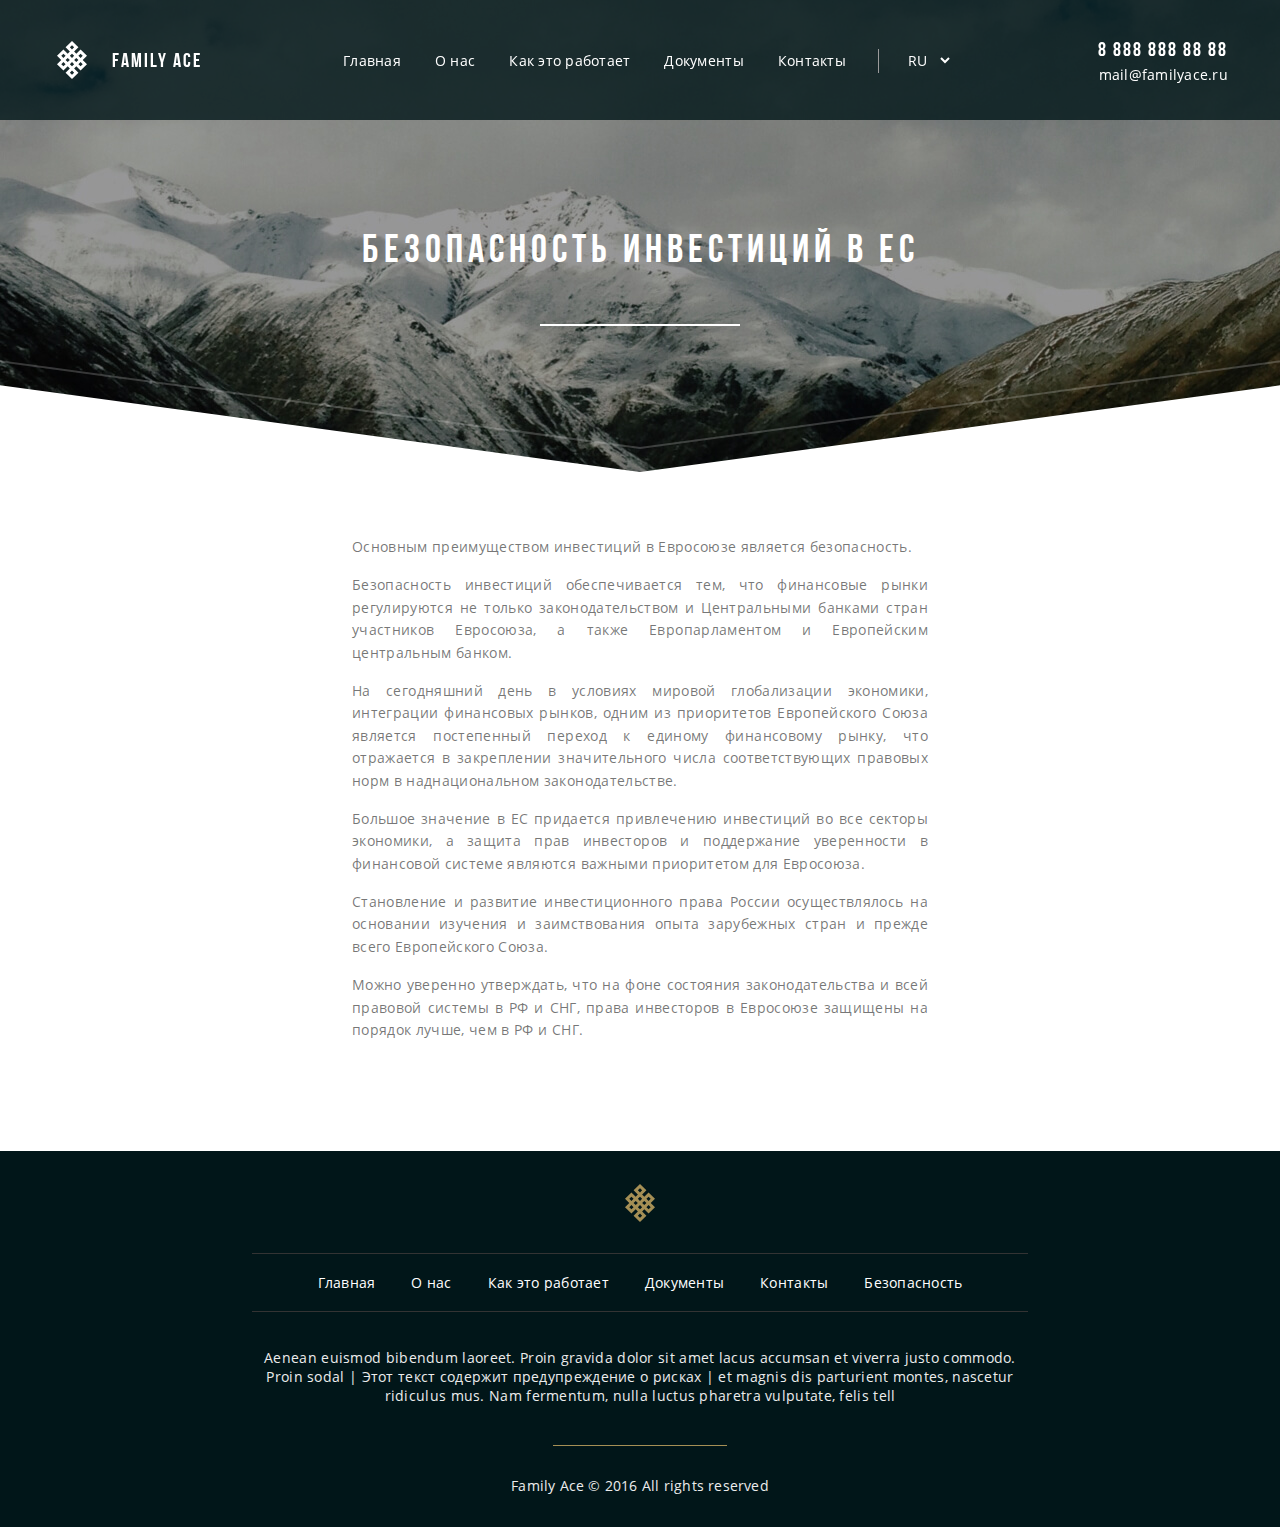
<file: security.html>
<!DOCTYPE html><html lang="ru"></html><head><meta charset="UTF-8"/><link rel="stylesheet" href="css/style.css"/><meta content="width=device-width, initial-scale=1.0, maximum-scale=1.0, user-scalable=no" name="viewport"/><title>Family Ace</title></head><body><div topbar="topbar" class="topbar topbar--dark"><div class="row"><div class="columns small-12"><div class="topbar__content"><button mobile-menu-button-open="mobile-menu-button-open" class="topbar__menu-button"></button><a href="/familyace" class="topbar-logo"><img src="img/svg/logo.svg" class="topbar-logo__icon"/><h2 class="topbar-logo__header topbar-logo__header--invisible">Family Ace</h2></a><nav class="topbar-nav"><a href="/familyace" class="topbar-nav__item">Главная</a><a href="who_we_are.html" class="topbar-nav__item">О нас</a><a href="what_we_do.html" class="topbar-nav__item">Как это работает</a><a href="documents.html" class="topbar-nav__item">Документы</a><a href="contacts.html" class="topbar-nav__item">Контакты</a></nav><select name="lang[]" class="topbar__lang"><option value="cz">CZ</option><option value="en">EN</option><option value="ru" selected="selected">RU</option></select><div class="topbar-contacts"><a href="tel:+78888888888" class="topbar-contacts__phone">8 888 888 88 88</a><a href="mailto:mail@familyace.ru" class="topbar-contacts__email">mail@familyace.ru</a></div></div></div></div></div><main><section class="section section--organization"><div class="row"><div class="columns small-12"><h1 class="section__title section__title--white">Безопасность инвестиций в ЕС</h1></div></div></section><section class="section section--white section--white-small"><div class="row align-center"><div class="columns small-12 medium-10 large-6"><div class="section__text section__text--secondary"><p>Основным преимуществом инвестиций в Евросоюзе является безопасность.  </p><p>Безопасность инвестиций обеспечивается тем, что финансовые рынки регулируются не только законодательством и Центральными банками стран участников Евросоюза, а также Европарламентом и  Европейским центральным банком.</p><p>На сегодняшний день в условиях мировой глобализации экономики, интеграции финансовых рынков, одним из приоритетов Европейского Союза является постепенный переход к единому финансовому рынку, что отражается в закреплении значительного числа соответствующих правовых норм в наднациональном законодательстве.</p><p>Большое значение в ЕС придается привлечению инвестиций во все секторы экономики, а защита прав инвесторов и поддержание уверенности в финансовой системе являются важными приоритетом для Евросоюза.</p><p>Становление и развитие инвестиционного права России осуществлялось на основании изучения и заимствования опыта зарубежных стран и прежде всего Европейского Союза.</p><p>Можно уверенно утверждать, что на фоне состояния законодательства и всей правовой системы в РФ и СНГ, права инвесторов в Евросоюзе защищены на порядок лучше, чем в РФ и СНГ.</p></div></div></div></section></main><div class="footer"><div class="row align-center"><div class="columns small-12 large-10 xlarge-8"><div class="footer__content"><img src="img/svg/logo-bronze.svg" class="footer-logo"/><nav class="footer-nav"><a href="/familyace" class="footer-nav__item">Главная</a><a href="who_we_are.html" class="footer-nav__item">О нас</a><a href="what_we_do.html" class="footer-nav__item">Как это работает</a><a href="documents.html" class="footer-nav__item">Документы</a><a href="contacts.html" class="footer-nav__item">Контакты</a><a href="security.html" class="footer-nav__item">Безопасность</a></nav><div class="footer__text">Aenean euismod bibendum laoreet. Proin gravida dolor sit amet lacus accumsan et viverra justo commodo. Proin sodal  |  Этот текст содержит предупреждение о рисках  |  et magnis dis parturient montes, nascetur ridiculus mus. Nam fermentum, nulla luctus pharetra vulputate, felis tell</div><div class="footer__copyright">Family Ace © 2016 All rights reserved</div></div></div></div></div><div mobile-menu="mobile-menu" class="mobile-menu"><div class="mobile-menu__container"><a href="/familyace" class="topbar-logo mobile-menu__logo"><img src="img/svg/logo.svg" class="topbar-logo__icon"/><h2 class="topbar-logo__header">Family Ace</h2></a><nav class="topbar-nav mobile-menu__nav"><a href="/familyace" class="topbar-nav__item">Главная</a><a href="who_we_are.html" class="topbar-nav__item">О нас</a><a href="what_we_do.html" class="topbar-nav__item">Как это работает</a><a href="documents.html" class="topbar-nav__item">Документы</a><a href="contacts.html" class="topbar-nav__item">Контакты</a></nav><div class="topbar-contacts mobile-menu__contacts"><a href="tel:+78888888888" class="topbar-contacts__phone">8 888 888 88 88</a><a href="mailto:mail@familyace.ru" class="topbar-contacts__email">mail@familyace.ru</a></div></div><button mobile-menu-button-close="mobile-menu-button-close" class="mobile-menu__button-close"></button></div><script src="js/app.js"></script></body>
</file>
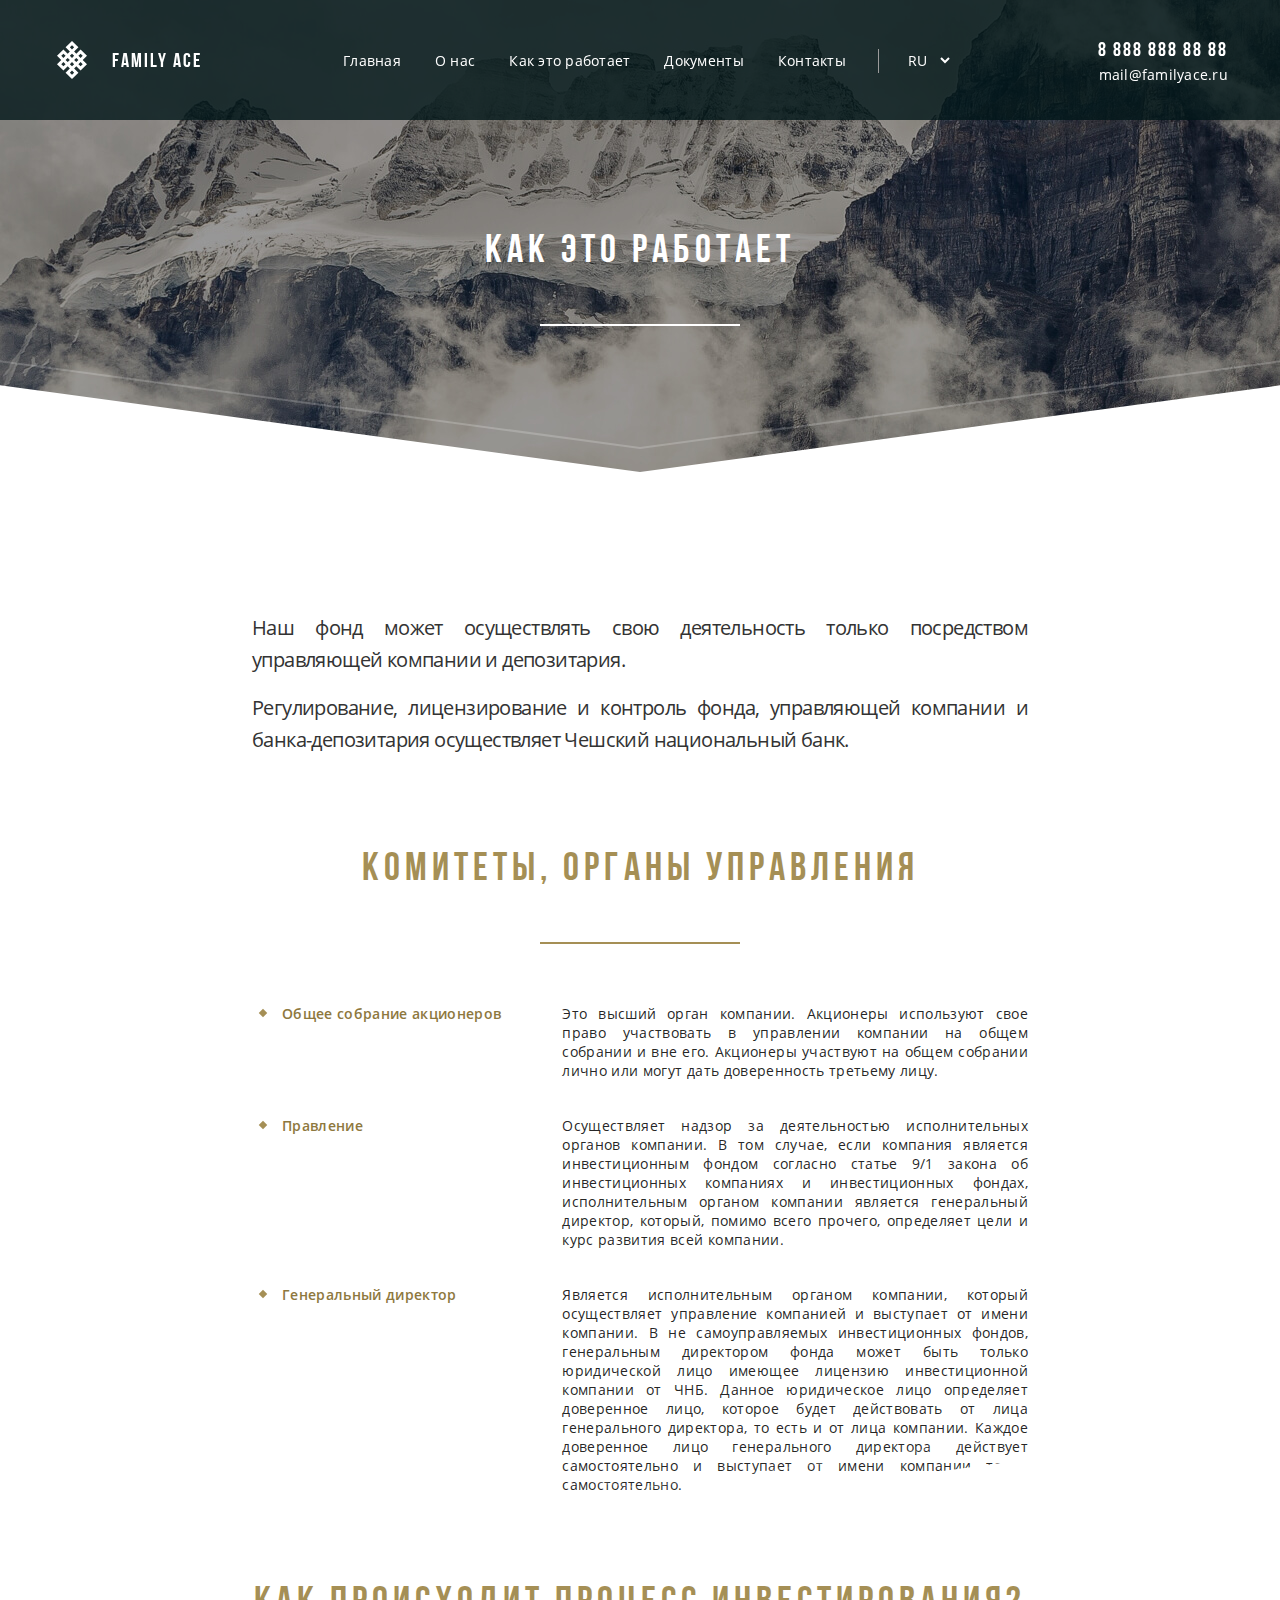
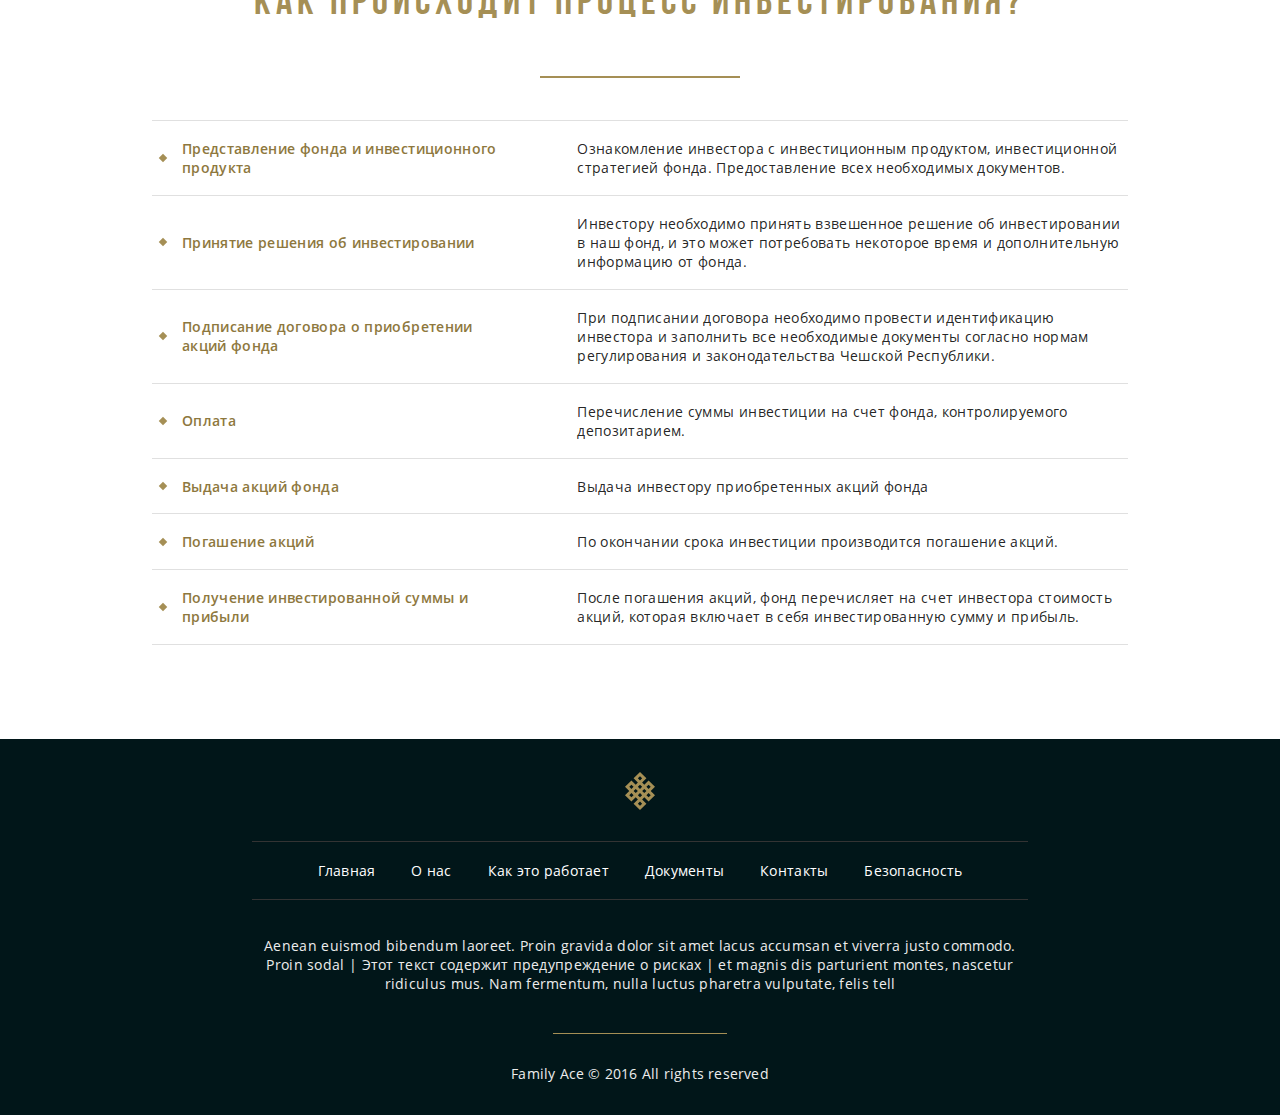
<file: what_we_do.html>
<!DOCTYPE html><html lang="ru"></html><head><meta charset="UTF-8"/><link rel="stylesheet" href="css/style.css"/><meta content="width=device-width, initial-scale=1.0, maximum-scale=1.0, user-scalable=no" name="viewport"/><title>Family Ace</title></head><body><div topbar="topbar" class="topbar topbar--dark"><div class="row"><div class="columns small-12"><div class="topbar__content"><button mobile-menu-button-open="mobile-menu-button-open" class="topbar__menu-button"></button><a href="/familyace" class="topbar-logo"><img src="img/svg/logo.svg" class="topbar-logo__icon"/><h2 class="topbar-logo__header topbar-logo__header--invisible">Family Ace</h2></a><nav class="topbar-nav"><a href="/familyace" class="topbar-nav__item">Главная</a><a href="who_we_are.html" class="topbar-nav__item">О нас</a><a href="what_we_do.html" class="topbar-nav__item">Как это работает</a><a href="documents.html" class="topbar-nav__item">Документы</a><a href="contacts.html" class="topbar-nav__item">Контакты</a></nav><select name="lang[]" class="topbar__lang"><option value="cz">CZ</option><option value="en">EN</option><option value="ru" selected="selected">RU</option></select><div class="topbar-contacts"><a href="tel:+78888888888" class="topbar-contacts__phone">8 888 888 88 88</a><a href="mailto:mail@familyace.ru" class="topbar-contacts__email">mail@familyace.ru</a></div></div></div></div></div><main><section class="section section--what-we-do"><div class="row"><div class="columns small-12"><h1 class="section__title section__title--white">Как это работает</h1></div></div></section><section class="section section--white"><div class="row align-center"><div class="columns small-12 medium-8"><div class="section__text section__text--extra"><p>Наш фонд может осуществлять свою деятельность только посредством управляющей компании и депозитария. </p><p>Регулирование, лицензирование и контроль фонда, управляющей компании и банка-депозитария осуществляет Чешский национальный банк.</p></div></div></div></section><section class="section"><div class="row align-center"><div class="columns small-12 medium-12 large-8"><h2 class="section__title">Комитеты, органы&nbsp;управления</h2><ul class="steps steps--no-border"><li class="steps__item"><div class="steps__title">Общее собрание акционеров</div><div class="steps__text">Это высший орган компании. Акционеры используют свое право участвовать в управлении компании на общем собрании и вне его. Акционеры участвуют на общем собрании лично или могут дать доверенность третьему лицу.</div></li><li class="steps__item"><div class="steps__title">Правление</div><div class="steps__text">Осуществляет надзор за деятельностью исполнительных органов компании. В том случае, если компания является инвестиционным фондом согласно статье 9/1 закона об инвестиционных компаниях и инвестиционных фондах, исполнительным органом компании является генеральный директор, который, помимо всего прочего, определяет цели и курс развития всей компании.</div></li><li class="steps__item"><div class="steps__title">Генеральный директор</div><div class="steps__text">Является исполнительным органом компании, который осуществляет управление компанией и выступает от имени компании. В не самоуправляемых инвестиционных фондов, генеральным директором фонда может быть только юридической лицо имеющее лицензию инвестиционной компании от ЧНБ.  Данное юридическое лицо определяет доверенное лицо, которое будет действовать от лица генерального директора, то есть и от лица компании. Каждое доверенное лицо генерального директора действует самостоятельно и выступает от имени компании также самостоятельно.</div></li></ul></div></div></section><section class="section section--white section--white-small"><div class="row"><div class="columns small-12 large-10 large-offset-1"><h2 class="section__title">Как происходит процесс инвестирования?</h2><ul class="steps"><li class="steps__item"><div class="steps__title">Представление фонда и инвестиционного продукта</div><div class="steps__text">Ознакомление инвестора  с инвестиционным продуктом,  инвестиционной стратегией фонда. Предоставление всех необходимых документов.</div></li><li class="steps__item"><div class="steps__title">Принятие решения об инвестировании</div><div class="steps__text">Инвестору необходимо принять взвешенное решение об инвестировании в наш фонд, и это может потребовать некоторое время и дополнительную информацию от фонда. </div></li><li class="steps__item"><div class="steps__title">Подписание договора о приобретении акций фонда</div><div class="steps__text">При подписании договора необходимо провести идентификацию инвестора и заполнить все необходимые документы согласно нормам регулирования и законодательства Чешской Республики. </div></li><li class="steps__item"><div class="steps__title">Оплата</div><div class="steps__text">Перечисление суммы инвестиции на счет фонда,  контролируемого депозитарием.</div></li><li class="steps__item"><div class="steps__title">Выдача акций фонда</div><div class="steps__text">Выдача  инвестору  приобретенных акций фонда</div></li><li class="steps__item"><div class="steps__title">Погашение акций</div><div class="steps__text">По окончании срока инвестиции производится погашение акций. </div></li><li class="steps__item"><div class="steps__title">Получение инвестированной суммы и прибыли</div><div class="steps__text">После погашения акций, фонд перечисляет на счет инвестора стоимость акций, которая включает в себя инвестированную сумму и прибыль. </div></li></ul></div></div></section></main><div class="footer"><div class="row align-center"><div class="columns small-12 large-10 xlarge-8"><div class="footer__content"><img src="img/svg/logo-bronze.svg" class="footer-logo"/><nav class="footer-nav"><a href="/familyace" class="footer-nav__item">Главная</a><a href="who_we_are.html" class="footer-nav__item">О нас</a><a href="what_we_do.html" class="footer-nav__item">Как это работает</a><a href="documents.html" class="footer-nav__item">Документы</a><a href="contacts.html" class="footer-nav__item">Контакты</a><a href="security.html" class="footer-nav__item">Безопасность</a></nav><div class="footer__text">Aenean euismod bibendum laoreet. Proin gravida dolor sit amet lacus accumsan et viverra justo commodo. Proin sodal  |  Этот текст содержит предупреждение о рисках  |  et magnis dis parturient montes, nascetur ridiculus mus. Nam fermentum, nulla luctus pharetra vulputate, felis tell</div><div class="footer__copyright">Family Ace © 2016 All rights reserved</div></div></div></div></div><div mobile-menu="mobile-menu" class="mobile-menu"><div class="mobile-menu__container"><a href="/familyace" class="topbar-logo mobile-menu__logo"><img src="img/svg/logo.svg" class="topbar-logo__icon"/><h2 class="topbar-logo__header">Family Ace</h2></a><nav class="topbar-nav mobile-menu__nav"><a href="/familyace" class="topbar-nav__item">Главная</a><a href="who_we_are.html" class="topbar-nav__item">О нас</a><a href="what_we_do.html" class="topbar-nav__item">Как это работает</a><a href="documents.html" class="topbar-nav__item">Документы</a><a href="contacts.html" class="topbar-nav__item">Контакты</a></nav><div class="topbar-contacts mobile-menu__contacts"><a href="tel:+78888888888" class="topbar-contacts__phone">8 888 888 88 88</a><a href="mailto:mail@familyace.ru" class="topbar-contacts__email">mail@familyace.ru</a></div></div><button mobile-menu-button-close="mobile-menu-button-close" class="mobile-menu__button-close"></button></div><script src="js/app.js"></script></body>
</file>
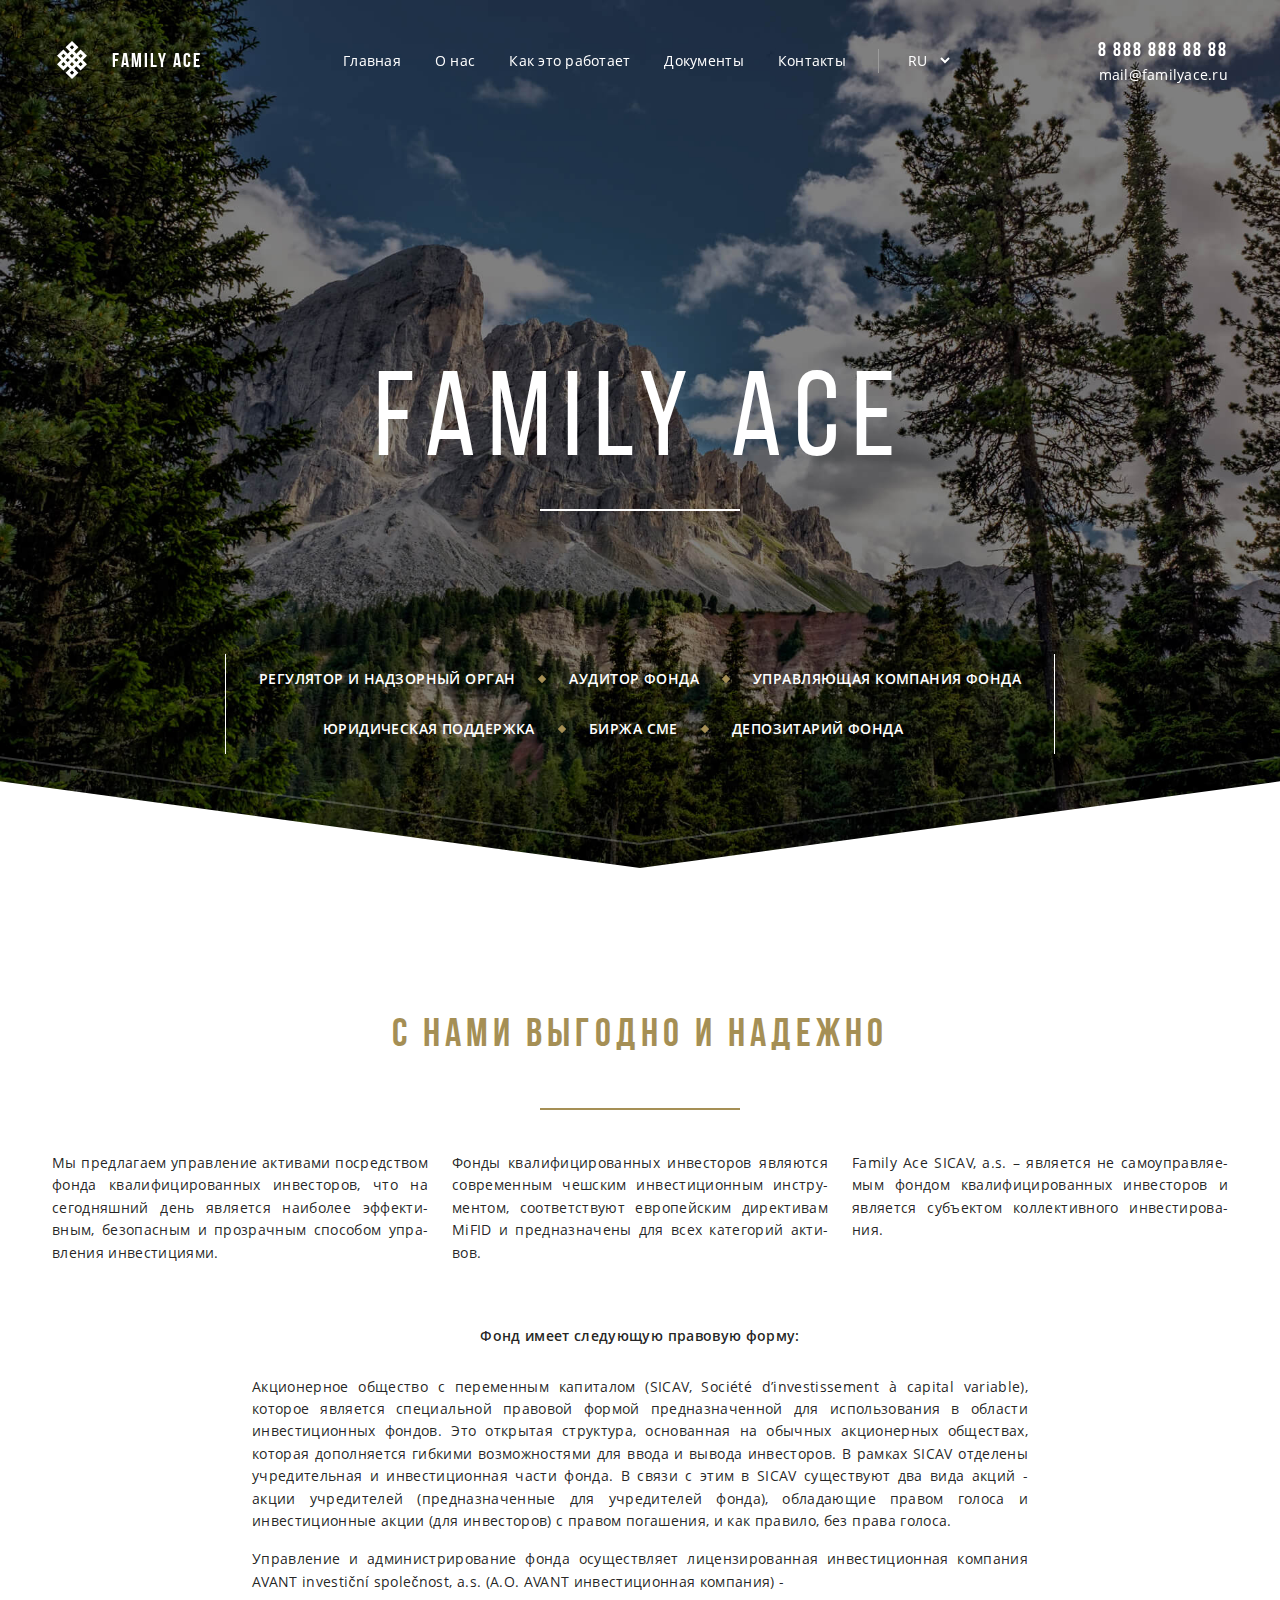
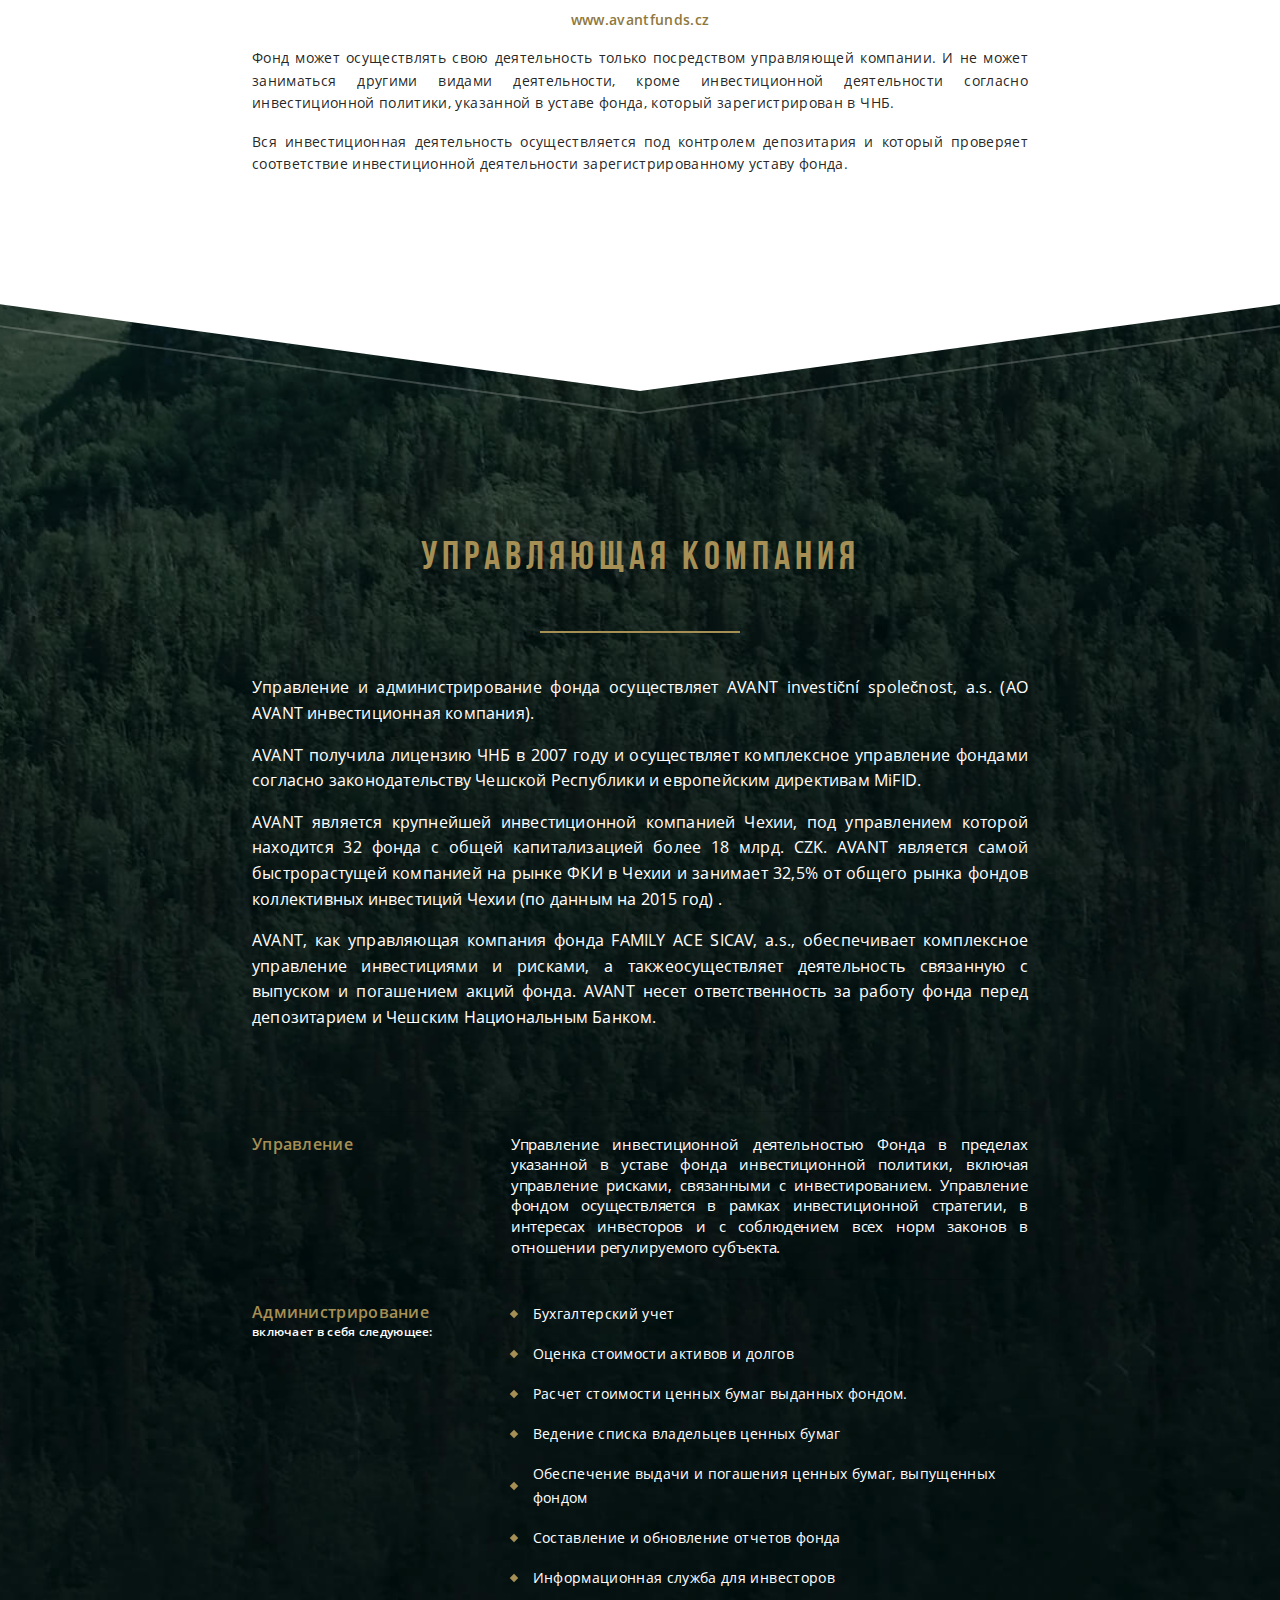
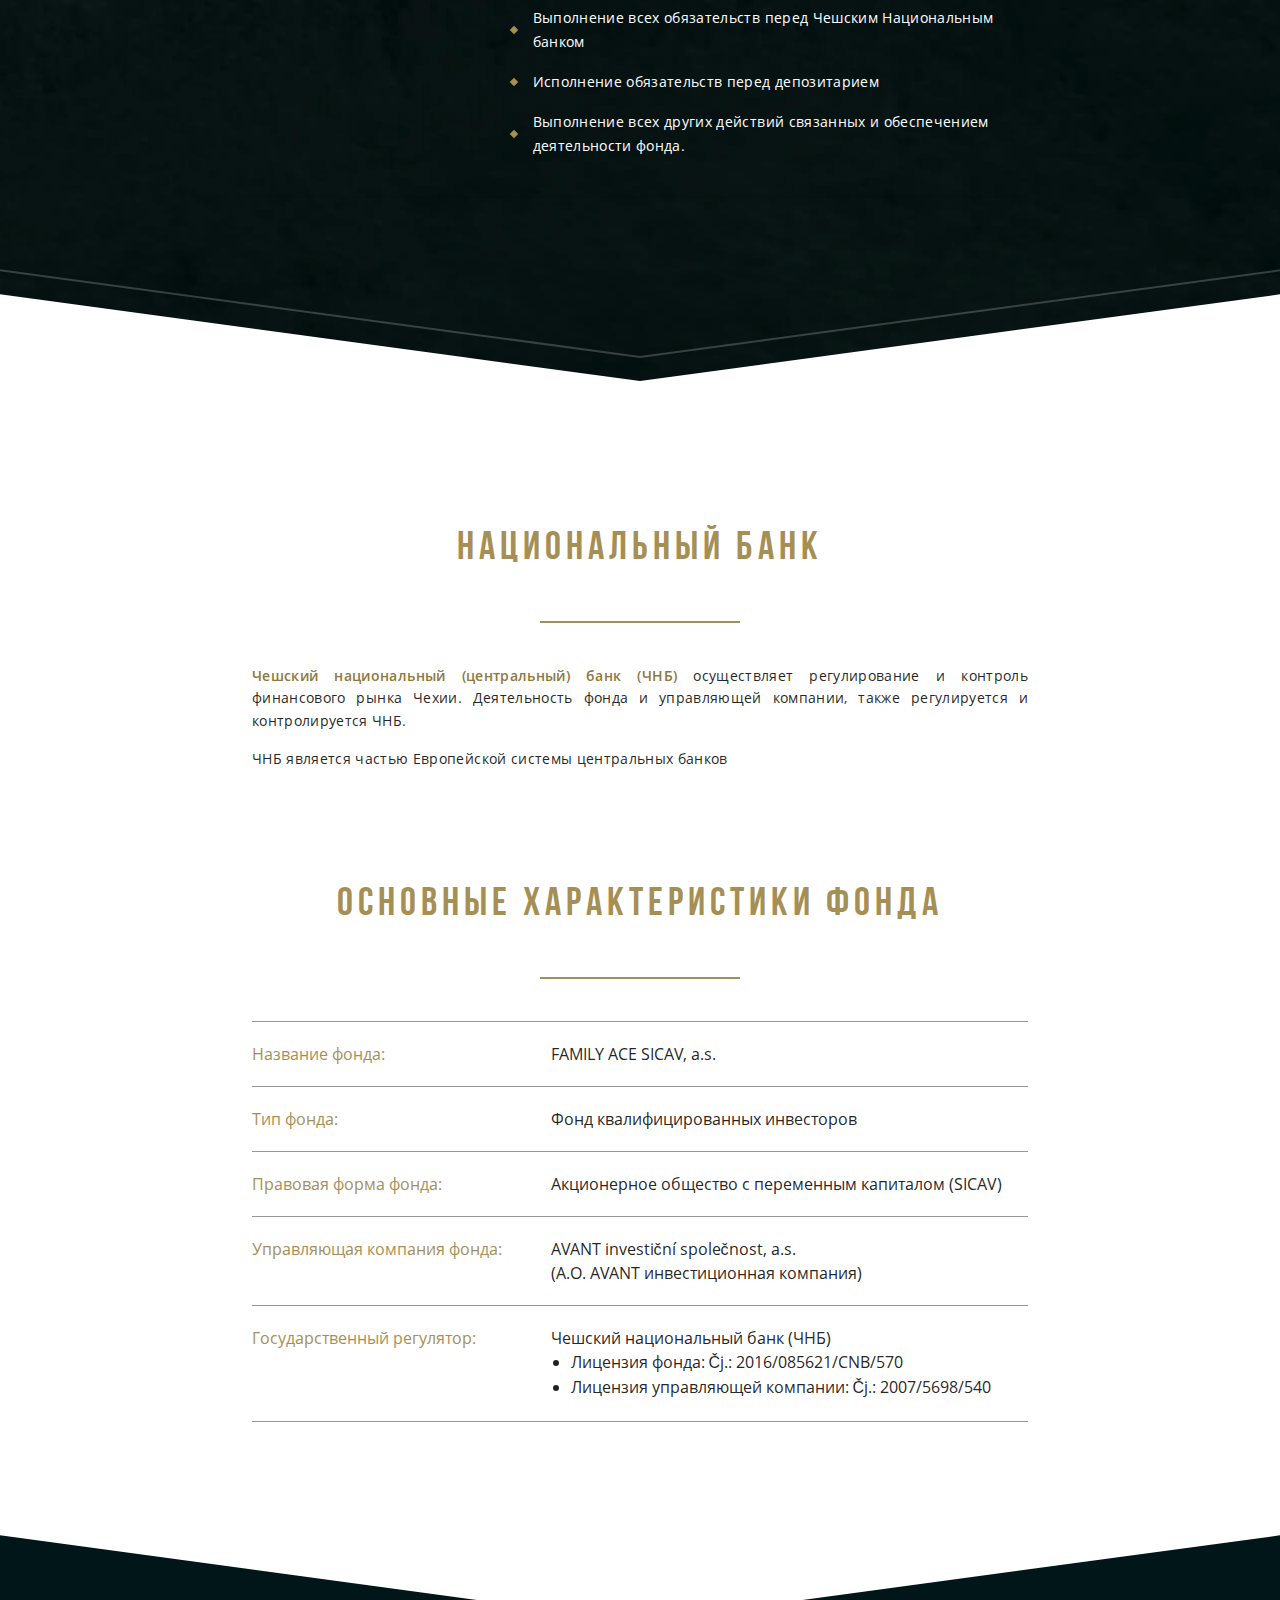
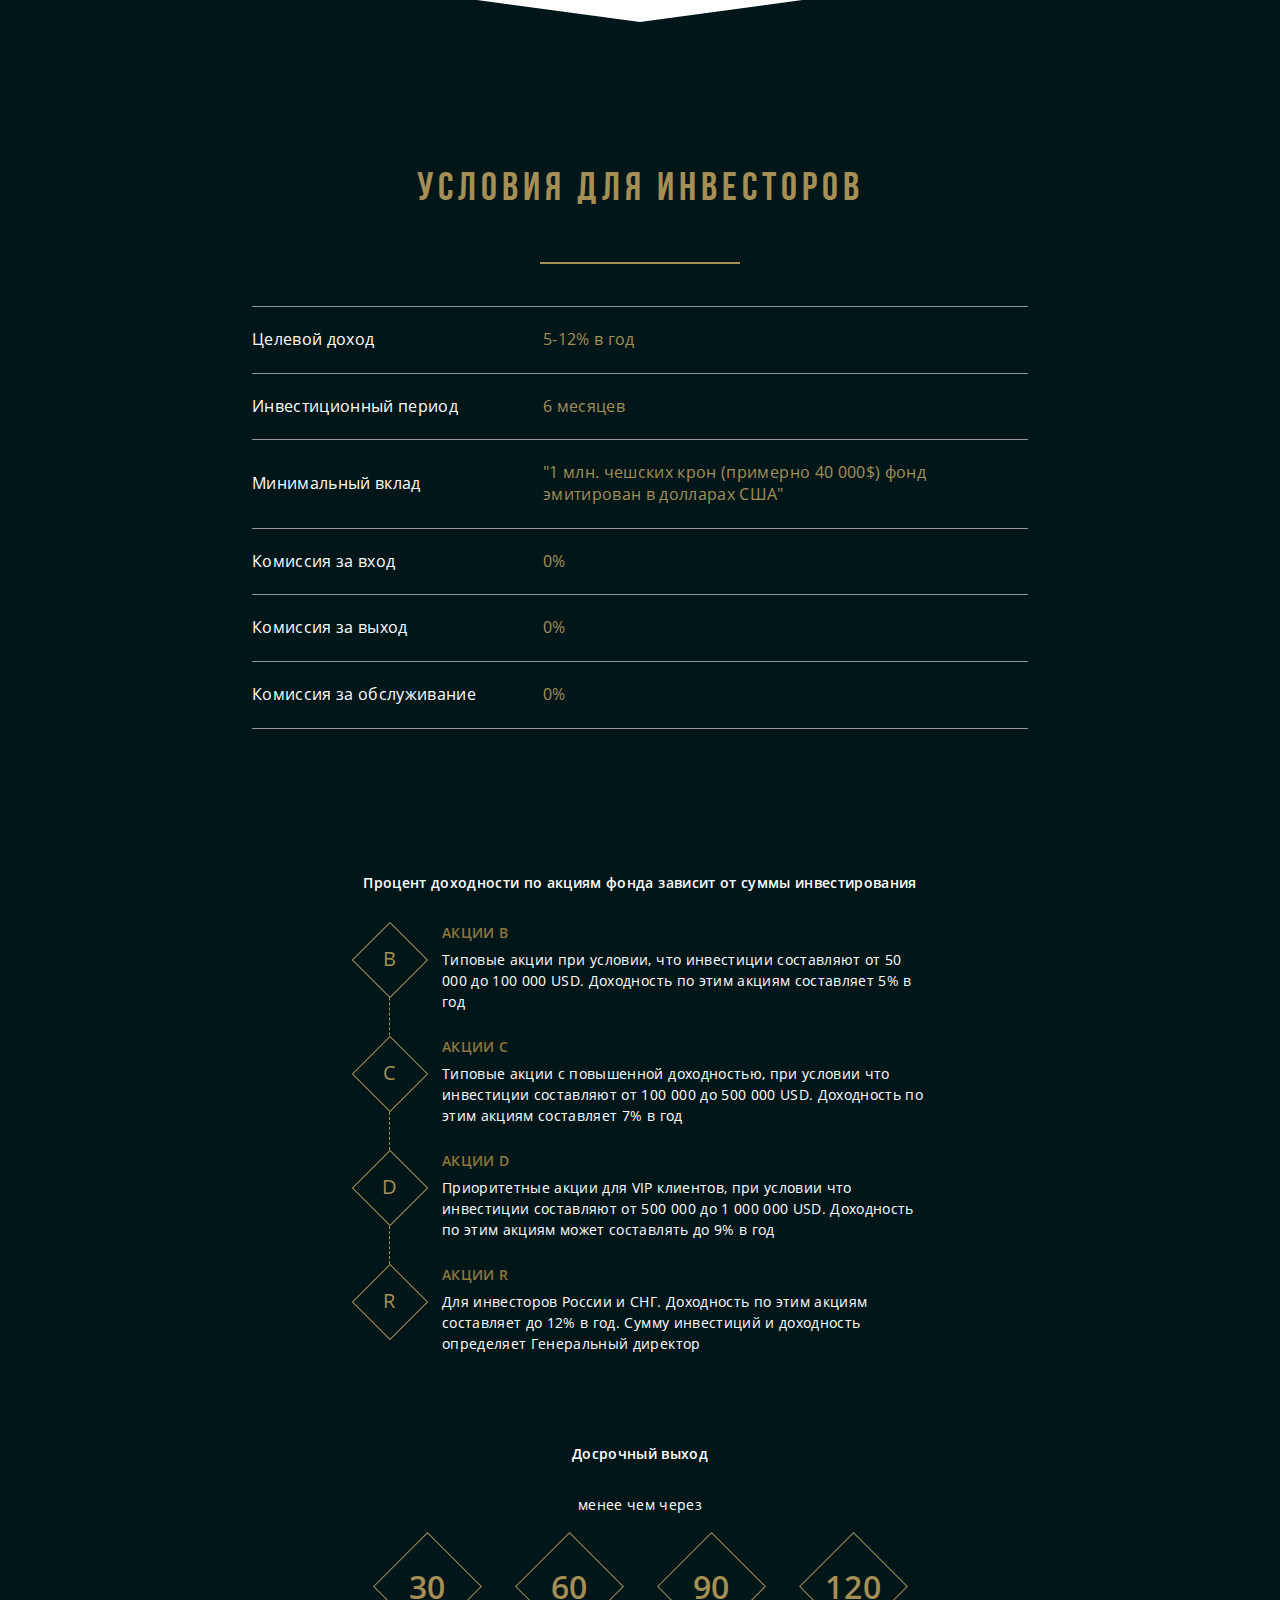
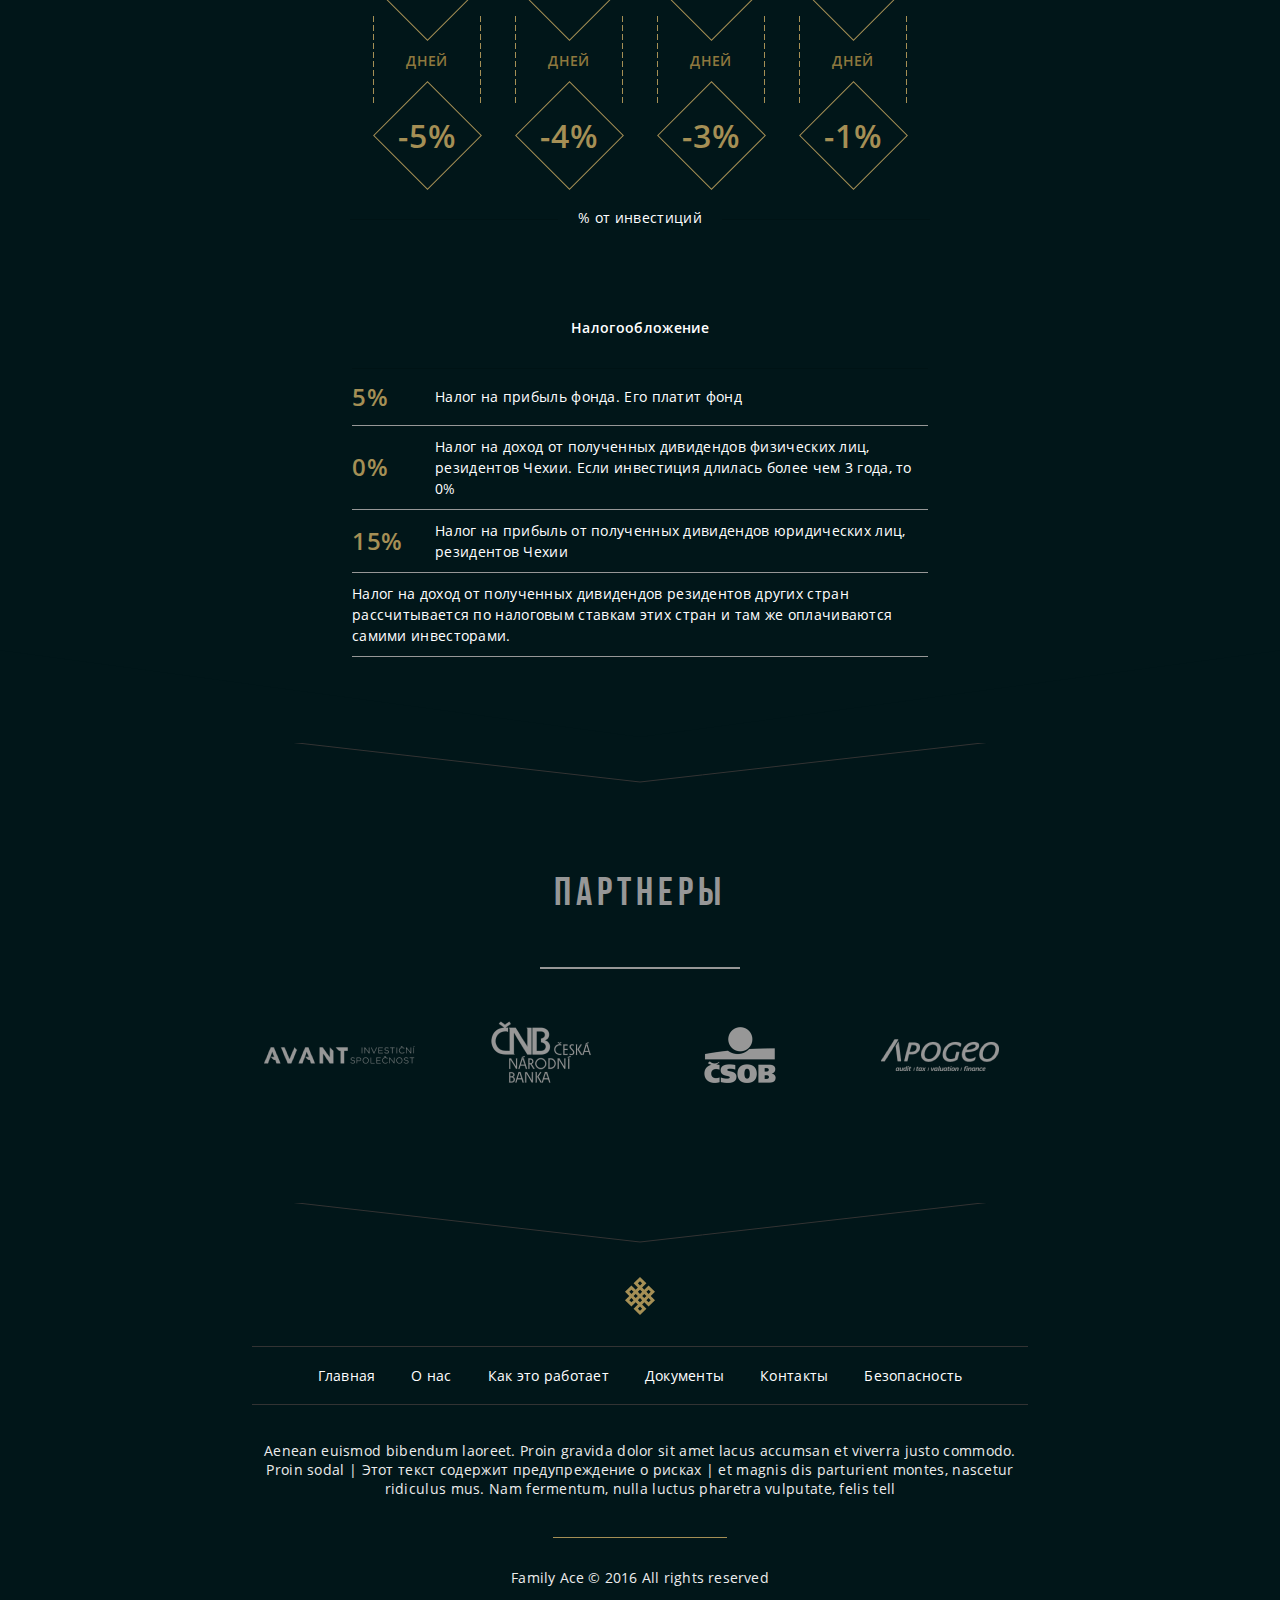
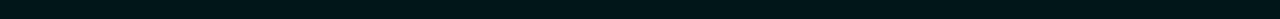
<file: who_we_are.html>
<!DOCTYPE html><html lang="ru"></html><head><meta charset="UTF-8"/><link rel="stylesheet" href="css/style.css"/><meta content="width=device-width, initial-scale=1.0, maximum-scale=1.0, user-scalable=no" name="viewport"/><title>Family Ace</title></head><body><div topbar="topbar" class="topbar undefined"><div class="row"><div class="columns small-12"><div class="topbar__content"><button mobile-menu-button-open="mobile-menu-button-open" class="topbar__menu-button"></button><a href="/familyace" class="topbar-logo"><img src="img/svg/logo.svg" class="topbar-logo__icon"/><h2 class="topbar-logo__header topbar-logo__header--invisible">Family Ace</h2></a><nav class="topbar-nav"><a href="/familyace" class="topbar-nav__item">Главная</a><a href="who_we_are.html" class="topbar-nav__item">О нас</a><a href="what_we_do.html" class="topbar-nav__item">Как это работает</a><a href="documents.html" class="topbar-nav__item">Документы</a><a href="contacts.html" class="topbar-nav__item">Контакты</a></nav><select name="lang[]" class="topbar__lang"><option value="cz">CZ</option><option value="en">EN</option><option value="ru" selected="selected">RU</option></select><div class="topbar-contacts"><a href="tel:+78888888888" class="topbar-contacts__phone">8 888 888 88 88</a><a href="mailto:mail@familyace.ru" class="topbar-contacts__email">mail@familyace.ru</a></div></div></div></div></div><main><section class="section section--main"><h1 class="section__title section__title--main section__title--main-small-space">Family Ace</h1><nav class="submenu submenu--main"><div class="submenu__item"><a href="/familyace/cnb.html" class="submenu__link undefined">Регулятор и надзорный орган</a></div><div class="submenu__item"><a href="/familyace/audit.html" class="submenu__link undefined">Аудитор фонда</a></div><div class="submenu__item"><a href="/familyace/avant.html" class="submenu__link undefined">Управляющая компания фонда</a></div><div class="submenu__item"><a href="/familyace/legal.html" class="submenu__link undefined">Юридическая поддержка</a></div><div class="submenu__item"><a href="/familyace/exchange.html" class="submenu__link undefined">Биржа СМЕ</a></div><div class="submenu__item"><a href="/familyace/csob.html" class="submenu__link undefined">Депозитарий фонда</a></div></nav></section><section class="section section--white"><h2 class="section__title">С нами выгодно и&nbsp;надежно</h2><div class="organization"><div class="row align-center"><div class="columns small-12 medium-8 large-4"><div class="organization__text"><p>Мы предлагаем управление активами посредством фонда квалифицированных инвесторов, что на сегодняшний день является наиболее эффе&shy;кти&shy;вным, безопасным и прозрачным способом упра&shy;вле&shy;ния инвестициями.</p></div></div><div class="columns small-12 medium-8 large-4"><div class="organization__text"><p>Фонды квалифицированных инвесторов являются современным чешским инвестиционным ин&shy;стру&shy;мен&shy;том, соответствуют европейским директивам MiFID и предназначены для всех категорий акти&shy;вов.</p></div></div><div class="columns small-12 medium-8 large-4"><div class="organization__text"><p>Family Ace SICAV, a.s. – является не са&shy;мо&shy;у&shy;пра&shy;вля&shy;е&shy;мым фондом квалифицированных инвесторов и является субъектом коллективного ин&shy;ве&shy;сти&shy;ро&shy;ва&shy;ния.</p></div></div></div></div><div class="row align-center"><div class="columns small-12 medium-8"><h2 class="section__subheader">Фонд имеет следующую правовую форму:</h2><div class="organization__text"><p>Акционерное общество с переменным капиталом (SICAV, Société d’investissement à capital variable), которое является специальной правовой формой предназначенной для использования в области инвестиционных фондов. Это открытая структура, основанная на обычных  акционерных обществах, которая дополняется гибкими возможностями для ввода и вывода инвесторов.  В рамках SICAV  отделены учредительная и инвестиционная части фонда. В связи с этим в SICAV существуют два вида акций - акции учредителей (предназначенные для учредителей фонда), обладающие правом голоса и инвестиционные акции (для инвесторов) с правом погашения, и как правило, без права голоса.</p><p>Управление и администрирование фонда осуществляет лицензированная инвестиционная компания AVANT investiční společnost, a.s. (А.О.  AVANT инвестиционная компания) -</p><p class="text-center"><a href="http://www.avantfunds.cz" target="_blank">www.avantfunds.cz</a></p><p>Фонд может осуществлять свою деятельность только посредством управляющей компании. И не может заниматься другими видами деятельности, кроме инвестиционной деятельности согласно инвестиционной политики, указанной в уставе фонда, который зарегистрирован в ЧНБ.  </p><p>Вся инвестиционная деятельность осуществляется под контролем депозитария и который проверяет соответствие инвестиционной деятельности зарегистрированному уставу фонда. </p></div></div></div></section><section class="section section--forest section--forest-extra"><div class="row"><div class="columns small-12"><h2 class="section__title">Управляющая компания</h2><div class="section__text section__text--small"><div class="row align-center"><div class="columns small-12 medium-8 medium-4"><p>Управление и администрирование фонда осуществляет AVANT investiční společnost, a.s. (АО AVANT инвестиционная компания).</p><p>AVANT получила лицензию ЧНБ в 2007 году и осуществляет комплексное управление фондами согласно законодательству Чешской Республики и европейским директивам MiFID.</p></div><div class="columns small-12 medium-8 medium-4"><p>AVANT является  крупнейшей инвестиционной компанией Чехии, под управлением которой находится 32 фонда с общей капитализацией более 18 млрд. CZK. AVANT является самой быстрорастущей компанией на рынке ФКИ в Чехии и занимает 32,5% от общего рынка фондов коллективных инвестиций Чехии (по данным на 2015 год) . </p></div><div class="columns small-12 medium-8 medium-4"><p>AVANT, как управляющая компания фонда FAMILY ACE SICAV, a.s.,  обеспечивает комплексное управление инвестициями и рисками, а такжеосуществляет деятельность связанную с выпуском и погашением акций фонда. AVANT несет ответственность за работу фонда перед депозитарием и Чешским Национальным Банком. </p></div></div></div></div></div><div class="row align-center"><div class="columns small-12 medium-8"><div class="table-flex table-flex--2-6"><div class="table-flex__row"><div class="table-flex__cell">Управление</div><div class="table-flex__cell text-justify">Управление инвестиционной де&shy;я&shy;тель&shy;но&shy;стью Фонда в пределах указанной в уставе фонда инвестиционной политики, включая управление рисками, связанными с инвестированием. Управление фондом осуществляется в рамках инвестиционной стратегии, в интересах инвесторов и с соблюдением всех норм законов в отношении регулируемого субъекта.</div></div><div class="table-flex__row"><div class="table-flex__cell">Администрирование<small>включает в себя следующее:</small></div><div class="table-flex__cell"><ul class="list list--basic"><li>Бухгалтерский учет</li><li>Оценка стоимости активов и долгов</li><li>Расчет стоимости ценных бумаг выданных фондом.</li><li>Ведение списка владельцев ценных бумаг</li><li>Обеспечение выдачи и погашения ценных бумаг, выпущенных фондом</li><li>Составление и обновление отчетов фонда</li><li>Информационная служба для инвесторов</li><li>Выполнение всех обязательств перед  Чешским Национальным банком</li><li>Исполнение обязательств  перед депозитарием</li><li>Выполнение всех других действий связанных и обеспечением деятельности фонда.</li></ul></div></div></div></div></div></section><section class="section section--white section--white-extra"><h2 class="section__title">Национальный банк</h2><div class="row align-center"><div class="columns small-12 medium-8"><div class="organization organization--extra"><div class="organization__text"><p><a href="#">Чешский национальный (центральный) банк (ЧНБ) </a>осуществляет регулирование и контроль финансового рынка Чехии.  Деятельность фонда и управляющей компании, также  регулируется и контролируется ЧНБ.</p><p>ЧНБ является частью Европейской системы центральных банков</p></div></div></div></div><h2 class="section__title u-word-spacing-max-small-only">Основные характеристики фонда</h2><div class="row align-center show-for-small-only"><div class="columns small-12"><div class="custom-table"><div class="custom__title">Название фонда:</div><div class="custom__text">FAMILY ACE SICAV, a.s.</div><div class="custom__title">Тип фонда:</div><div class="custom__text">Фонд квалифицированных инвесторов</div><div class="custom__title">Правовая форма фонда:</div><div class="custom__text">Акционерное общество с переменным капиталом  (SICAV)</div><div class="custom__title">Управляющая компания фонда:</div><div class="custom__text">AVANT investiční společnost, a.s.<br/>(А.О. AVANT инвестиционная компания)</div><div class="custom__title">Государственный регулятор:</div><div class="custom__text">Чешский национальный банк (ЧНБ)<ul><li>Лицензия фонда:  Čj.: 2016/085621/CNB/570</li><li>Лицензия управляющей компании: Čj.: 2007/5698/540</li></ul></div></div></div></div><div class="row align-center hide-for-small-only"><div class="columns small-12 medium-12 large-8"><table class="table table--dark"><tr><td>Название фонда:</td><td>FAMILY ACE SICAV, a.s.</td></tr><tr><td>Тип фонда:</td><td>Фонд квалифицированных инвесторов</td></tr><tr><td>Правовая форма фонда:</td><td>Акционерное общество с переменным капиталом  (SICAV)</td></tr><tr><td>Управляющая компания фонда:</td><td>AVANT investiční společnost, a.s.<br/>(А.О. AVANT инвестиционная компания)</td></tr><tr><td>Государственный регулятор:</td><td>Чешский национальный банк (ЧНБ)<ul><li>Лицензия фонда:  Čj.: 2016/085621/CNB/570</li><li>Лицензия управляющей компании: Čj.: 2007/5698/540</li></ul></td></tr></table></div></div></section><section class="section section--dark"><h2 class="section__title">Условия для инвесторов</h2><div class="row align-center"><div class="columns small-12 medium-10 large-8"><div class="table-flex table-flex--3-5 table-flex--light table-flex--large"><div class="table-flex__row"><div class="table-flex__cell">Целевой доход</div><div class="table-flex__cell">5-12% в год </div></div><div class="table-flex__row"><div class="table-flex__cell">Инвестиционный период</div><div class="table-flex__cell">6 месяцев</div></div><div class="table-flex__row"><div class="table-flex__cell">Минимальный вклад</div><div class="table-flex__cell">"1 млн. чешских крон (примерно 40 000$) фонд эмитирован в долларах США"</div></div><div class="table-flex__row"><div class="table-flex__cell">Комиссия за вход</div><div class="table-flex__cell">0%</div></div><div class="table-flex__row"><div class="table-flex__cell">Комиссия за выход</div><div class="table-flex__cell">0%</div></div><div class="table-flex__row"><div class="table-flex__cell">Комиссия за обслуживание</div><div class="table-flex__cell">0%</div></div></div></div></div><div class="row align-center"><div class="columns small-12 medium-9 large-6"><h2 class="section__subheader section__subheader--spaced section__subheader--on-dark">Процент доходности по акциям фонда зависит от суммы инвестирования</h2><ul class="list list--shares list--dark"><li data-type="B"><div class="list__title">Акции В</div><div class="list__text">Типовые акции при условии, что инвестиции составляют от 50 000 до 100 000 USD. Доходность по этим акциям составляет 5% в год</div></li><li data-type="C"><div class="list__title">Акции С</div><div class="list__text">Типовые акции с повышенной доходностью, при условии что инвестиции составляют от 100 000 до 500 000 USD. Доходность по этим акциям составляет 7% в год</div></li><li data-type="D"><div class="list__title">Акции D</div><div class="list__text">Приоритетные акции для VIP клиентов, при условии что инвестиции составляют от 500 000 до 1 000 000 USD. Доходность по этим акциям может составлять до 9% в год</div></li><li data-type="R"><div class="list__title">Акции R</div><div class="list__text">Для инвесторов России и СНГ. Доходность по этим акциям составляет до 12% в год. Сумму инвестиций и доходность определяет Генеральный директор</div></li></ul></div></div><div class="row align-center"><div class="columns small-12 text-center"><h2 class="section__subheader section__subheader--spaced section__subheader--on-dark">Досрочный выход</h2><div class="early-out early-out--dark"><div class="section__decorated-title">менее чем через</div><div class="early-out__list"><div class="early-out__item"><div data-value="30" class="early-out__value"></div><div class="early-out__title">Дней</div><div data-value="-5%" class="early-out__value"></div></div><div class="early-out__item"><div data-value="60" class="early-out__value"></div><div class="early-out__title">Дней</div><div data-value="-4%" class="early-out__value"></div></div><div class="early-out__item"><div data-value="90" class="early-out__value"></div><div class="early-out__title">Дней</div><div data-value="-3%" class="early-out__value"></div></div><div class="early-out__item"><div data-value="120" class="early-out__value"></div><div class="early-out__title">Дней</div><div data-value="-1%" class="early-out__value"></div></div></div><div class="section__decorated-title">% от инвестиций</div></div></div></div><div class="row align-center"><div class="columns small-12 medium-9 large-6"><h2 class="section__subheader section__subheader--spaced section__subheader--on-dark">Налогообложение</h2><div class="table-flex table-flex--1-5 table-flex--no-margin"><div class="table-flex__row"><div class="table-flex__cell">5%</div><div class="table-flex__cell">Налог на прибыль фонда. Его платит фонд</div></div><div class="table-flex__row"><div class="table-flex__cell">0%</div><div class="table-flex__cell">Налог  на доход от полученных дивидендов физических лиц, резидентов Чехии. Если инвестиция длилась более чем 3 года, то 0%</div></div><div class="table-flex__row"><div class="table-flex__cell">15%</div><div class="table-flex__cell">Налог на прибыль от полученных дивидендов юридических лиц, резидентов Чехии</div></div><div class="table-flex__row"><div class="table-flex__cell">Налог на доход от полученных дивидендов резидентов других стран рассчитывается по налоговым ставкам этих стран и там же оплачиваются самими инвесторами.</div></div></div></div></div></section><section class="section section--dark section--dark-extra"><h2 class="section__title section__title--on-dark section__title--arrow">Партнеры</h2><div class="row align-center"><div class="columns small-12 medium-8"><div class="row small-up-2 large-up-4 section__partners"><div class="columns"><a href="http://avantfunds.cz" target="_blank"><img src="img/partners/AVANT.png"/></a></div><div class="columns"><a href="http://www.cnb.cz/" target="_blank"><img src="img/partners/CNB.png"/></a></div><div class="columns"><a href="https://www.csob.cz" target="_blank"><img src="img/partners/CSOB.png"/></a></div><div class="columns"><a href="http://www.apogeo.cz/" target="_blank"><img src="img/partners/APOGEO.png"/></a></div></div></div></div></section></main><div class="footer"><div class="row align-center"><div class="columns small-12 large-10 xlarge-8"><div class="footer__content"><img src="img/svg/logo-bronze.svg" class="footer-logo"/><nav class="footer-nav"><a href="/familyace" class="footer-nav__item">Главная</a><a href="who_we_are.html" class="footer-nav__item">О нас</a><a href="what_we_do.html" class="footer-nav__item">Как это работает</a><a href="documents.html" class="footer-nav__item">Документы</a><a href="contacts.html" class="footer-nav__item">Контакты</a><a href="security.html" class="footer-nav__item">Безопасность</a></nav><div class="footer__text">Aenean euismod bibendum laoreet. Proin gravida dolor sit amet lacus accumsan et viverra justo commodo. Proin sodal  |  Этот текст содержит предупреждение о рисках  |  et magnis dis parturient montes, nascetur ridiculus mus. Nam fermentum, nulla luctus pharetra vulputate, felis tell</div><div class="footer__copyright">Family Ace © 2016 All rights reserved</div></div></div></div></div><div mobile-menu="mobile-menu" class="mobile-menu"><div class="mobile-menu__container"><a href="/familyace" class="topbar-logo mobile-menu__logo"><img src="img/svg/logo.svg" class="topbar-logo__icon"/><h2 class="topbar-logo__header">Family Ace</h2></a><nav class="topbar-nav mobile-menu__nav"><a href="/familyace" class="topbar-nav__item">Главная</a><a href="who_we_are.html" class="topbar-nav__item">О нас</a><a href="what_we_do.html" class="topbar-nav__item">Как это работает</a><a href="documents.html" class="topbar-nav__item">Документы</a><a href="contacts.html" class="topbar-nav__item">Контакты</a></nav><div class="topbar-contacts mobile-menu__contacts"><a href="tel:+78888888888" class="topbar-contacts__phone">8 888 888 88 88</a><a href="mailto:mail@familyace.ru" class="topbar-contacts__email">mail@familyace.ru</a></div></div><button mobile-menu-button-close="mobile-menu-button-close" class="mobile-menu__button-close"></button></div><script src="js/app.js"></script></body>
</file>
<file: css/style.css>
button,img,legend{border:0}pre,textarea{overflow:auto}body,button,legend{padding:0}[data-whatinput=mouse] button,a:active,a:hover{outline:0}h1,h2,h3,h4,h5,h6,p{text-rendering:optimizeLegibility}.list,.no-bullet,.steps{list-style:none}.card,.early-out__item,.footer__content,.mobile-menu__nav,.section--main,.topbar-contacts{-webkit-box-orient:vertical;-webkit-box-direction:normal}@font-face{font-family:OpenSansRegular;src:url(../fonts/OpenSansRegular/OpenSansRegular.eot);src:url(../fonts/OpenSansRegular/OpenSansRegular.eot?#iefix) format("embedded-opentype"),url(../fonts/OpenSansRegular/OpenSansRegular.woff) format("woff"),url(../fonts/OpenSansRegular/OpenSansRegular.ttf) format("truetype");font-style:normal;font-weight:400}@font-face{font-family:OpenSansSemiBold;src:url(../fonts/OpenSansSemiBold/OpenSansSemiBold.eot);src:url(../fonts/OpenSansSemiBold/OpenSansSemiBold.eot?#iefix) format("embedded-opentype"),url(../fonts/OpenSansSemiBold/OpenSansSemiBold.woff) format("woff"),url(../fonts/OpenSansSemiBold/OpenSansSemiBold.ttf) format("truetype");font-style:normal;font-weight:400}@font-face{font-family:BebasRegular;src:url(../fonts/BebasRegular/BebasRegular.eot);src:url(../fonts/BebasRegular/BebasRegular.eot?#iefix) format("embedded-opentype"),url(../fonts/BebasRegular/BebasRegular.woff) format("woff"),url(../fonts/BebasRegular/BebasRegular.ttf) format("truetype");font-style:normal;font-weight:400}@font-face{font-family:BebasBold;src:url(../fonts/BebasBold/BebasBold.eot);src:url(../fonts/BebasBold/BebasBold.eot?#iefix) format("embedded-opentype"),url(../fonts/BebasBold/BebasBold.woff) format("woff"),url(../fonts/BebasBold/BebasBold.ttf) format("truetype");font-style:normal;font-weight:400}/*! normalize.css v3.0.3 | MIT License | github.com/necolas/normalize.css */html{font-family:sans-serif;-ms-text-size-adjust:100%;-webkit-text-size-adjust:100%}article,aside,details,figcaption,figure,footer,header,hgroup,main,menu,nav,section,summary{display:block}audio,canvas,progress,video{display:inline-block;vertical-align:baseline}audio:not([controls]){display:none;height:0}[hidden],template{display:none}abbr[title]{border-bottom:1px dotted}b,optgroup,strong{font-weight:700}dfn{font-style:italic}mark{background:#ff0;color:#000}small{font-size:80%}sub,sup{font-size:75%;line-height:0;position:relative;vertical-align:baseline}sup{top:-.5em}sub{bottom:-.25em}img{max-width:100%;height:auto;-ms-interpolation-mode:bicubic;display:inline-block;vertical-align:middle}svg:not(:root){overflow:hidden}figure{margin:1em 40px}code,kbd,pre,samp{font-family:monospace,monospace;font-size:1em}button,input,optgroup,select,textarea{color:inherit;font:inherit;margin:0}a,b,em,i,small,strong{line-height:inherit}dl,ol,p,ul{line-height:1.6}button,select{text-transform:none}button,html input[type=button],input[type=reset],input[type=submit]{-webkit-appearance:button;cursor:pointer}button[disabled],html input[disabled]{cursor:not-allowed}button::-moz-focus-inner,input::-moz-focus-inner{border:0;padding:0}input{line-height:normal}input[type=checkbox],input[type=radio]{box-sizing:border-box;padding:0}input[type=number]::-webkit-inner-spin-button,input[type=number]::-webkit-outer-spin-button{height:auto}input[type=search]{-webkit-appearance:textfield;box-sizing:content-box}.button,button{-webkit-appearance:none}input[type=search]::-webkit-search-cancel-button,input[type=search]::-webkit-search-decoration{-webkit-appearance:none}legend{}select,textarea{border-radius:0}textarea{height:auto;min-height:50px}table{border-collapse:collapse;border-spacing:0}.foundation-mq{font-family:"small=0em&medium=40em&large=64em&xlarge=75em&xxlarge=90em"}html{font-size:100%;box-sizing:border-box}*,::after,::before{box-sizing:inherit}body{margin:0;font-family:OpenSansRegular,"Helvetica Neue",Helvetica,Roboto,Arial,sans-serif;font-weight:400;line-height:1.5;color:rgba(0,0,0,.87);background:#fff;-webkit-font-smoothing:antialiased;-moz-osx-font-smoothing:grayscale}select{width:100%}#map_canvas embed,#map_canvas img,#map_canvas object,.map_canvas embed,.map_canvas img,.map_canvas object,.mqa-display embed,.mqa-display img,.mqa-display object{max-width:none!important}button{overflow:visible;-moz-appearance:none;background:0 0;border-radius:0;line-height:1}.is-visible{display:block!important}.is-hidden{display:none!important}.row{max-width:75rem;margin-left:auto;margin-right:auto;display:-webkit-box;display:-ms-flexbox;display:flex;-ms-flex-flow:row wrap;flex-flow:row wrap}.row .row{margin-left:-.75rem;margin-right:-.75rem}.row.expanded{max-width:none}.row.collapse>.column,.row.collapse>.columns{padding-left:0;padding-right:0}.row.collapse>.column>.row,.row.collapse>.columns>.row,.row.is-collapse-child{margin-left:0;margin-right:0}.column,.columns{-webkit-box-flex:1;-ms-flex:1 1 0px;flex:1 1 0px;padding-left:.75rem;padding-right:.75rem;min-width:initial}.column.row.row,.row.row.columns{float:none;display:block}.row .column.row.row,.row .row.row.columns{padding-left:0;padding-right:0;margin-left:0;margin-right:0}.small-1{-webkit-box-flex:0;-ms-flex:0 0 8.33333%;flex:0 0 8.33333%;max-width:8.33333%}.small-2,.small-3{-webkit-box-flex:0}.small-offset-0{margin-left:0}.small-2{-ms-flex:0 0 16.66667%;flex:0 0 16.66667%;max-width:16.66667%}.small-offset-1{margin-left:8.33333%}.small-3{-ms-flex:0 0 25%;flex:0 0 25%;max-width:25%}.small-4,.small-5{-webkit-box-flex:0}.small-offset-2{margin-left:16.66667%}.small-4{-ms-flex:0 0 33.33333%;flex:0 0 33.33333%;max-width:33.33333%}.small-offset-3{margin-left:25%}.small-5{-ms-flex:0 0 41.66667%;flex:0 0 41.66667%;max-width:41.66667%}.small-6,.small-7{-webkit-box-flex:0}.small-offset-4{margin-left:33.33333%}.small-6{-ms-flex:0 0 50%;flex:0 0 50%;max-width:50%}.small-offset-5{margin-left:41.66667%}.small-7{-ms-flex:0 0 58.33333%;flex:0 0 58.33333%;max-width:58.33333%}.small-8,.small-9{-webkit-box-flex:0}.small-offset-6{margin-left:50%}.small-8{-ms-flex:0 0 66.66667%;flex:0 0 66.66667%;max-width:66.66667%}.small-offset-7{margin-left:58.33333%}.small-9{-ms-flex:0 0 75%;flex:0 0 75%;max-width:75%}.small-offset-8{margin-left:66.66667%}.small-10{-webkit-box-flex:0;-ms-flex:0 0 83.33333%;flex:0 0 83.33333%;max-width:83.33333%}.small-offset-9{margin-left:75%}.small-11{-webkit-box-flex:0;-ms-flex:0 0 91.66667%;flex:0 0 91.66667%;max-width:91.66667%}.small-offset-10{margin-left:83.33333%}.small-12{-webkit-box-flex:0;-ms-flex:0 0 100%;flex:0 0 100%;max-width:100%}.small-offset-11{margin-left:91.66667%}.small-up-1{-ms-flex-wrap:wrap;flex-wrap:wrap}.small-up-1>.column,.small-up-1>.columns{-webkit-box-flex:0;-ms-flex:0 0 100%;flex:0 0 100%;max-width:100%}.small-up-2{-ms-flex-wrap:wrap;flex-wrap:wrap}.small-up-2>.column,.small-up-2>.columns{-webkit-box-flex:0;-ms-flex:0 0 50%;flex:0 0 50%;max-width:50%}.small-up-3{-ms-flex-wrap:wrap;flex-wrap:wrap}.small-up-3>.column,.small-up-3>.columns{-webkit-box-flex:0;-ms-flex:0 0 33.33333%;flex:0 0 33.33333%;max-width:33.33333%}.small-up-4{-ms-flex-wrap:wrap;flex-wrap:wrap}.small-up-4>.column,.small-up-4>.columns{-webkit-box-flex:0;-ms-flex:0 0 25%;flex:0 0 25%;max-width:25%}.small-up-5{-ms-flex-wrap:wrap;flex-wrap:wrap}.small-up-5>.column,.small-up-5>.columns{-webkit-box-flex:0;-ms-flex:0 0 20%;flex:0 0 20%;max-width:20%}.small-up-6{-ms-flex-wrap:wrap;flex-wrap:wrap}.small-up-6>.column,.small-up-6>.columns{-webkit-box-flex:0;-ms-flex:0 0 16.66667%;flex:0 0 16.66667%;max-width:16.66667%}.small-up-7{-ms-flex-wrap:wrap;flex-wrap:wrap}.small-up-7>.column,.small-up-7>.columns{-webkit-box-flex:0;-ms-flex:0 0 14.28571%;flex:0 0 14.28571%;max-width:14.28571%}.small-up-8{-ms-flex-wrap:wrap;flex-wrap:wrap}.small-up-8>.column,.small-up-8>.columns{-webkit-box-flex:0;-ms-flex:0 0 12.5%;flex:0 0 12.5%;max-width:12.5%}.small-collapse>.column,.small-collapse>.columns{padding-left:0;padding-right:0}.small-uncollapse>.column,.small-uncollapse>.columns{padding-left:.75rem;padding-right:.75rem}@media screen and (min-width:40em){.medium-1{-webkit-box-flex:0;-ms-flex:0 0 8.33333%;flex:0 0 8.33333%;max-width:8.33333%}.medium-offset-0{margin-left:0}.medium-2{-webkit-box-flex:0;-ms-flex:0 0 16.66667%;flex:0 0 16.66667%;max-width:16.66667%}.medium-offset-1{margin-left:8.33333%}.medium-3{-webkit-box-flex:0;-ms-flex:0 0 25%;flex:0 0 25%;max-width:25%}.medium-offset-2{margin-left:16.66667%}.medium-4{-webkit-box-flex:0;-ms-flex:0 0 33.33333%;flex:0 0 33.33333%;max-width:33.33333%}.medium-offset-3{margin-left:25%}.medium-5{-webkit-box-flex:0;-ms-flex:0 0 41.66667%;flex:0 0 41.66667%;max-width:41.66667%}.medium-offset-4{margin-left:33.33333%}.medium-6{-webkit-box-flex:0;-ms-flex:0 0 50%;flex:0 0 50%;max-width:50%}.medium-offset-5{margin-left:41.66667%}.medium-7{-webkit-box-flex:0;-ms-flex:0 0 58.33333%;flex:0 0 58.33333%;max-width:58.33333%}.medium-offset-6{margin-left:50%}.medium-8{-webkit-box-flex:0;-ms-flex:0 0 66.66667%;flex:0 0 66.66667%;max-width:66.66667%}.medium-offset-7{margin-left:58.33333%}.medium-9{-webkit-box-flex:0;-ms-flex:0 0 75%;flex:0 0 75%;max-width:75%}.medium-offset-8{margin-left:66.66667%}.medium-10{-webkit-box-flex:0;-ms-flex:0 0 83.33333%;flex:0 0 83.33333%;max-width:83.33333%}.medium-offset-9{margin-left:75%}.medium-11{-webkit-box-flex:0;-ms-flex:0 0 91.66667%;flex:0 0 91.66667%;max-width:91.66667%}.medium-offset-10{margin-left:83.33333%}.medium-12{-webkit-box-flex:0;-ms-flex:0 0 100%;flex:0 0 100%;max-width:100%}.medium-offset-11{margin-left:91.66667%}.medium-order-1{-webkit-box-ordinal-group:2;-ms-flex-order:1;order:1}.medium-order-2{-webkit-box-ordinal-group:3;-ms-flex-order:2;order:2}.medium-order-3{-webkit-box-ordinal-group:4;-ms-flex-order:3;order:3}.medium-order-4{-webkit-box-ordinal-group:5;-ms-flex-order:4;order:4}.medium-order-5{-webkit-box-ordinal-group:6;-ms-flex-order:5;order:5}.medium-order-6{-webkit-box-ordinal-group:7;-ms-flex-order:6;order:6}.medium-up-1{-ms-flex-wrap:wrap;flex-wrap:wrap}.medium-up-1>.column,.medium-up-1>.columns{-webkit-box-flex:0;-ms-flex:0 0 100%;flex:0 0 100%;max-width:100%}.medium-up-2{-ms-flex-wrap:wrap;flex-wrap:wrap}.medium-up-2>.column,.medium-up-2>.columns{-webkit-box-flex:0;-ms-flex:0 0 50%;flex:0 0 50%;max-width:50%}.medium-up-3{-ms-flex-wrap:wrap;flex-wrap:wrap}.medium-up-3>.column,.medium-up-3>.columns{-webkit-box-flex:0;-ms-flex:0 0 33.33333%;flex:0 0 33.33333%;max-width:33.33333%}.medium-up-4{-ms-flex-wrap:wrap;flex-wrap:wrap}.medium-up-4>.column,.medium-up-4>.columns{-webkit-box-flex:0;-ms-flex:0 0 25%;flex:0 0 25%;max-width:25%}.medium-up-5{-ms-flex-wrap:wrap;flex-wrap:wrap}.medium-up-5>.column,.medium-up-5>.columns{-webkit-box-flex:0;-ms-flex:0 0 20%;flex:0 0 20%;max-width:20%}.medium-up-6{-ms-flex-wrap:wrap;flex-wrap:wrap}.medium-up-6>.column,.medium-up-6>.columns{-webkit-box-flex:0;-ms-flex:0 0 16.66667%;flex:0 0 16.66667%;max-width:16.66667%}.medium-up-7{-ms-flex-wrap:wrap;flex-wrap:wrap}.medium-up-7>.column,.medium-up-7>.columns{-webkit-box-flex:0;-ms-flex:0 0 14.28571%;flex:0 0 14.28571%;max-width:14.28571%}.medium-up-8{-ms-flex-wrap:wrap;flex-wrap:wrap}.medium-up-8>.column,.medium-up-8>.columns{-webkit-box-flex:0;-ms-flex:0 0 12.5%;flex:0 0 12.5%;max-width:12.5%}}@media screen and (min-width:40em) and (min-width:40em){.medium-expand{-webkit-box-flex:1;-ms-flex:1 1 0px;flex:1 1 0px}}.row.medium-unstack>.column,.row.medium-unstack>.columns{-webkit-box-flex:0;-ms-flex:0 0 100%;flex:0 0 100%}@media screen and (min-width:40em){.row.medium-unstack>.column,.row.medium-unstack>.columns{-webkit-box-flex:1;-ms-flex:1 1 0px;flex:1 1 0px}.medium-collapse>.column,.medium-collapse>.columns{padding-left:0;padding-right:0}.medium-uncollapse>.column,.medium-uncollapse>.columns{padding-left:.75rem;padding-right:.75rem}}@media screen and (min-width:64em){.large-1{-webkit-box-flex:0;-ms-flex:0 0 8.33333%;flex:0 0 8.33333%;max-width:8.33333%}.large-2,.large-3{-webkit-box-flex:0}.large-offset-0{margin-left:0}.large-2{-ms-flex:0 0 16.66667%;flex:0 0 16.66667%;max-width:16.66667%}.large-offset-1{margin-left:8.33333%}.large-3{-ms-flex:0 0 25%;flex:0 0 25%;max-width:25%}.large-4,.large-5{-webkit-box-flex:0}.large-offset-2{margin-left:16.66667%}.large-4{-ms-flex:0 0 33.33333%;flex:0 0 33.33333%;max-width:33.33333%}.large-offset-3{margin-left:25%}.large-5{-ms-flex:0 0 41.66667%;flex:0 0 41.66667%;max-width:41.66667%}.large-6,.large-7{-webkit-box-flex:0}.large-offset-4{margin-left:33.33333%}.large-6{-ms-flex:0 0 50%;flex:0 0 50%;max-width:50%}.large-offset-5{margin-left:41.66667%}.large-7{-ms-flex:0 0 58.33333%;flex:0 0 58.33333%;max-width:58.33333%}.large-8,.large-9{-webkit-box-flex:0}.large-offset-6{margin-left:50%}.large-8{-ms-flex:0 0 66.66667%;flex:0 0 66.66667%;max-width:66.66667%}.large-offset-7{margin-left:58.33333%}.large-9{-ms-flex:0 0 75%;flex:0 0 75%;max-width:75%}.large-offset-8{margin-left:66.66667%}.large-10{-webkit-box-flex:0;-ms-flex:0 0 83.33333%;flex:0 0 83.33333%;max-width:83.33333%}.large-offset-9{margin-left:75%}.large-11{-webkit-box-flex:0;-ms-flex:0 0 91.66667%;flex:0 0 91.66667%;max-width:91.66667%}.large-offset-10{margin-left:83.33333%}.large-12{-webkit-box-flex:0;-ms-flex:0 0 100%;flex:0 0 100%;max-width:100%}.large-offset-11{margin-left:91.66667%}.large-order-1{-webkit-box-ordinal-group:2;-ms-flex-order:1;order:1}.large-order-2{-webkit-box-ordinal-group:3;-ms-flex-order:2;order:2}.large-order-3{-webkit-box-ordinal-group:4;-ms-flex-order:3;order:3}.large-order-4{-webkit-box-ordinal-group:5;-ms-flex-order:4;order:4}.large-order-5{-webkit-box-ordinal-group:6;-ms-flex-order:5;order:5}.large-order-6{-webkit-box-ordinal-group:7;-ms-flex-order:6;order:6}.large-up-1{-ms-flex-wrap:wrap;flex-wrap:wrap}.large-up-1>.column,.large-up-1>.columns{-webkit-box-flex:0;-ms-flex:0 0 100%;flex:0 0 100%;max-width:100%}.large-up-2{-ms-flex-wrap:wrap;flex-wrap:wrap}.large-up-2>.column,.large-up-2>.columns{-webkit-box-flex:0;-ms-flex:0 0 50%;flex:0 0 50%;max-width:50%}.large-up-3{-ms-flex-wrap:wrap;flex-wrap:wrap}.large-up-3>.column,.large-up-3>.columns{-webkit-box-flex:0;-ms-flex:0 0 33.33333%;flex:0 0 33.33333%;max-width:33.33333%}.large-up-4{-ms-flex-wrap:wrap;flex-wrap:wrap}.large-up-4>.column,.large-up-4>.columns{-webkit-box-flex:0;-ms-flex:0 0 25%;flex:0 0 25%;max-width:25%}.large-up-5{-ms-flex-wrap:wrap;flex-wrap:wrap}.large-up-5>.column,.large-up-5>.columns{-webkit-box-flex:0;-ms-flex:0 0 20%;flex:0 0 20%;max-width:20%}.large-up-6{-ms-flex-wrap:wrap;flex-wrap:wrap}.large-up-6>.column,.large-up-6>.columns{-webkit-box-flex:0;-ms-flex:0 0 16.66667%;flex:0 0 16.66667%;max-width:16.66667%}.large-up-7{-ms-flex-wrap:wrap;flex-wrap:wrap}.large-up-7>.column,.large-up-7>.columns{-webkit-box-flex:0;-ms-flex:0 0 14.28571%;flex:0 0 14.28571%;max-width:14.28571%}.large-up-8{-ms-flex-wrap:wrap;flex-wrap:wrap}.large-up-8>.column,.large-up-8>.columns{-webkit-box-flex:0;-ms-flex:0 0 12.5%;flex:0 0 12.5%;max-width:12.5%}}@media screen and (min-width:64em) and (min-width:64em){.large-expand{-webkit-box-flex:1;-ms-flex:1 1 0px;flex:1 1 0px}}.row.large-unstack>.column,.row.large-unstack>.columns{-webkit-box-flex:0;-ms-flex:0 0 100%;flex:0 0 100%}@media screen and (min-width:64em){.row.large-unstack>.column,.row.large-unstack>.columns{-webkit-box-flex:1;-ms-flex:1 1 0px;flex:1 1 0px}.large-collapse>.column,.large-collapse>.columns{padding-left:0;padding-right:0}.large-uncollapse>.column,.large-uncollapse>.columns{padding-left:.75rem;padding-right:.75rem}}@media screen and (min-width:75em){.xlarge-1{-webkit-box-flex:0;-ms-flex:0 0 8.33333%;flex:0 0 8.33333%;max-width:8.33333%}.xlarge-offset-0{margin-left:0}.xlarge-2{-webkit-box-flex:0;-ms-flex:0 0 16.66667%;flex:0 0 16.66667%;max-width:16.66667%}.xlarge-offset-1{margin-left:8.33333%}.xlarge-3{-webkit-box-flex:0;-ms-flex:0 0 25%;flex:0 0 25%;max-width:25%}.xlarge-offset-2{margin-left:16.66667%}.xlarge-4{-webkit-box-flex:0;-ms-flex:0 0 33.33333%;flex:0 0 33.33333%;max-width:33.33333%}.xlarge-offset-3{margin-left:25%}.xlarge-5{-webkit-box-flex:0;-ms-flex:0 0 41.66667%;flex:0 0 41.66667%;max-width:41.66667%}.xlarge-offset-4{margin-left:33.33333%}.xlarge-6{-webkit-box-flex:0;-ms-flex:0 0 50%;flex:0 0 50%;max-width:50%}.xlarge-offset-5{margin-left:41.66667%}.xlarge-7{-webkit-box-flex:0;-ms-flex:0 0 58.33333%;flex:0 0 58.33333%;max-width:58.33333%}.xlarge-offset-6{margin-left:50%}.xlarge-8{-webkit-box-flex:0;-ms-flex:0 0 66.66667%;flex:0 0 66.66667%;max-width:66.66667%}.xlarge-offset-7{margin-left:58.33333%}.xlarge-9{-webkit-box-flex:0;-ms-flex:0 0 75%;flex:0 0 75%;max-width:75%}.xlarge-offset-8{margin-left:66.66667%}.xlarge-10{-webkit-box-flex:0;-ms-flex:0 0 83.33333%;flex:0 0 83.33333%;max-width:83.33333%}.xlarge-offset-9{margin-left:75%}.xlarge-11{-webkit-box-flex:0;-ms-flex:0 0 91.66667%;flex:0 0 91.66667%;max-width:91.66667%}.xlarge-offset-10{margin-left:83.33333%}.xlarge-12{-webkit-box-flex:0;-ms-flex:0 0 100%;flex:0 0 100%;max-width:100%}.xlarge-offset-11{margin-left:91.66667%}.xlarge-order-1{-webkit-box-ordinal-group:2;-ms-flex-order:1;order:1}.xlarge-order-2{-webkit-box-ordinal-group:3;-ms-flex-order:2;order:2}.xlarge-order-3{-webkit-box-ordinal-group:4;-ms-flex-order:3;order:3}.xlarge-order-4{-webkit-box-ordinal-group:5;-ms-flex-order:4;order:4}.xlarge-order-5{-webkit-box-ordinal-group:6;-ms-flex-order:5;order:5}.xlarge-order-6{-webkit-box-ordinal-group:7;-ms-flex-order:6;order:6}.xlarge-up-1{-ms-flex-wrap:wrap;flex-wrap:wrap}.xlarge-up-1>.column,.xlarge-up-1>.columns{-webkit-box-flex:0;-ms-flex:0 0 100%;flex:0 0 100%;max-width:100%}.xlarge-up-2{-ms-flex-wrap:wrap;flex-wrap:wrap}.xlarge-up-2>.column,.xlarge-up-2>.columns{-webkit-box-flex:0;-ms-flex:0 0 50%;flex:0 0 50%;max-width:50%}.xlarge-up-3{-ms-flex-wrap:wrap;flex-wrap:wrap}.xlarge-up-3>.column,.xlarge-up-3>.columns{-webkit-box-flex:0;-ms-flex:0 0 33.33333%;flex:0 0 33.33333%;max-width:33.33333%}.xlarge-up-4{-ms-flex-wrap:wrap;flex-wrap:wrap}.xlarge-up-4>.column,.xlarge-up-4>.columns{-webkit-box-flex:0;-ms-flex:0 0 25%;flex:0 0 25%;max-width:25%}.xlarge-up-5{-ms-flex-wrap:wrap;flex-wrap:wrap}.xlarge-up-5>.column,.xlarge-up-5>.columns{-webkit-box-flex:0;-ms-flex:0 0 20%;flex:0 0 20%;max-width:20%}.xlarge-up-6{-ms-flex-wrap:wrap;flex-wrap:wrap}.xlarge-up-6>.column,.xlarge-up-6>.columns{-webkit-box-flex:0;-ms-flex:0 0 16.66667%;flex:0 0 16.66667%;max-width:16.66667%}.xlarge-up-7{-ms-flex-wrap:wrap;flex-wrap:wrap}.xlarge-up-7>.column,.xlarge-up-7>.columns{-webkit-box-flex:0;-ms-flex:0 0 14.28571%;flex:0 0 14.28571%;max-width:14.28571%}.xlarge-up-8{-ms-flex-wrap:wrap;flex-wrap:wrap}.xlarge-up-8>.column,.xlarge-up-8>.columns{-webkit-box-flex:0;-ms-flex:0 0 12.5%;flex:0 0 12.5%;max-width:12.5%}}@media screen and (min-width:75em) and (min-width:75em){.xlarge-expand{-webkit-box-flex:1;-ms-flex:1 1 0px;flex:1 1 0px}}.row.xlarge-unstack>.column,.row.xlarge-unstack>.columns{-webkit-box-flex:0;-ms-flex:0 0 100%;flex:0 0 100%}@media screen and (min-width:75em){.row.xlarge-unstack>.column,.row.xlarge-unstack>.columns{-webkit-box-flex:1;-ms-flex:1 1 0px;flex:1 1 0px}.xlarge-collapse>.column,.xlarge-collapse>.columns{padding-left:0;padding-right:0}.xlarge-uncollapse>.column,.xlarge-uncollapse>.columns{padding-left:.75rem;padding-right:.75rem}}.shrink{-webkit-box-flex:0;-ms-flex:0 0 auto;flex:0 0 auto;max-width:100%}.align-top.columns,.column.align-top{-ms-flex-item-align:start;align-self:flex-start}.align-bottom.columns,.column.align-bottom{-ms-flex-item-align:end;align-self:flex-end}.align-middle.columns,.column.align-middle{-ms-flex-item-align:center;align-self:center}.align-stretch.columns,.column.align-stretch{-ms-flex-item-align:stretch;align-self:stretch}blockquote,dd,div,dl,dt,form,h1,h2,h3,h4,h5,h6,li,ol,p,pre,td,th,ul{margin:0;padding:0}ol,ul{margin-left:1.25rem}dl,ol,p,ul{margin-bottom:1rem}p{font-size:inherit}em,i{font-style:italic}h1,h2,h3,h4,h5,h6{font-family:BebasBold,OpenSansRegular,"Helvetica Neue",Helvetica,Roboto,Arial,sans-serif;font-weight:400;font-style:normal;color:inherit;margin-top:0;margin-bottom:0;line-height:1.4}code,kbd{background-color:#e6e6e6;color:rgba(0,0,0,.87);font-family:Consolas,"Liberation Mono",Courier,monospace}h1 small,h2 small,h3 small,h4 small,h5 small,h6 small{color:#cacaca;line-height:0}h1{font-size:1.5rem}h2{font-size:1.25rem}h3{font-size:1.1875rem}h4{font-size:1.125rem}h5{font-size:1.0625rem}h6{font-size:1rem}@media screen and (min-width:40em){h1{font-size:3rem}h2{font-size:2.5rem}h3{font-size:1.9375rem}h4{font-size:1.5625rem}h5{font-size:1.25rem}h6{font-size:1rem}}a{background-color:transparent;color:#A58F55;text-decoration:none;cursor:pointer}a:focus,a:hover{color:#8e7b49}a img{border:0}hr{box-sizing:content-box;max-width:75rem;height:0;border-right:0;border-top:0;border-bottom:1px solid #cacaca;border-left:0;margin:1.25rem auto;clear:both}dl,ol,ul{list-style-position:outside}li{font-size:inherit}ul{list-style-type:disc}ol ol,ol ul,ul ol,ul ul{margin-left:1.25rem;margin-bottom:0}dl dt{margin-bottom:.3rem;font-weight:700}.subheader,code{font-weight:400}blockquote{margin:0 0 1rem;padding:.5625rem 1.25rem 0 1.1875rem;border-left:1px solid #cacaca}blockquote,blockquote p{line-height:1.6;color:#8a8a8a}cite{display:block;font-size:.8125rem;color:#8a8a8a}cite:before{content:'\2014 \0020'}abbr{color:rgba(0,0,0,.87);cursor:help;border-bottom:1px dotted rgba(0,0,0,.87)}code{border:1px solid #cacaca;padding:.125rem .3125rem .0625rem}kbd{padding:.125rem .25rem 0;margin:0}.subheader{margin-top:.2rem;margin-bottom:.5rem;line-height:1.4;color:#8a8a8a}.lead{font-size:125%;line-height:1.6}.stat{font-size:2.5rem;line-height:1}p+.stat{margin-top:-1rem}.no-bullet{margin-left:0}.text-left{text-align:left}.text-right{text-align:right}.text-center{text-align:center}.text-justify{text-align:justify}@media screen and (min-width:40em){.medium-text-left{text-align:left}.medium-text-right{text-align:right}.medium-text-center{text-align:center}.medium-text-justify{text-align:justify}}@media screen and (min-width:64em){.large-text-left{text-align:left}.large-text-right{text-align:right}.large-text-center{text-align:center}.large-text-justify{text-align:justify}}.show-for-print{display:none!important}@media print{blockquote,img,pre,tr{page-break-inside:avoid}*{background:0 0!important;color:#000!important;box-shadow:none!important;text-shadow:none!important}.show-for-print{display:block!important}.hide-for-print{display:none!important}table.show-for-print{display:table!important}thead.show-for-print{display:table-header-group!important}tbody.show-for-print{display:table-row-group!important}tr.show-for-print{display:table-row!important}td.show-for-print,th.show-for-print{display:table-cell!important}a,a:visited{text-decoration:underline}a[href]:after{content:" (" attr(href) ")"}.ir a:after,a[href^='javascript:']:after,a[href^='#']:after{content:''}abbr[title]:after{content:" (" attr(title) ")"}blockquote,pre{border:1px solid #8a8a8a}thead{display:table-header-group}img{max-width:100%!important}@page{margin:.5cm}h2,h3,p{orphans:3;widows:3}h2,h3{page-break-after:avoid}}.topbar--dark,.topbar.is-shrinked{background-color:rgba(1,22,25,.8)}.footer__text:after,.section--white:before{content:''}.hide{display:none!important}.invisible{visibility:hidden}@media screen and (max-width:0em),screen and (min-width:40em){.show-for-small-only{display:none!important}}@media screen and (min-width:40em){.hide-for-medium{display:none!important}}@media screen and (max-width:39.9375em){.hide-for-small-only,.show-for-medium{display:none!important}.u-word-spacing-max-small-only{word-spacing:99999px}}@media screen and (min-width:40em) and (max-width:63.9375em){.hide-for-medium-only{display:none!important}}@media screen and (max-width:39.9375em),screen and (min-width:64em){.show-for-medium-only{display:none!important}}@media screen and (min-width:64em){.hide-for-large{display:none!important}}@media screen and (max-width:63.9375em){.show-for-large{display:none!important}}@media screen and (min-width:64em) and (max-width:74.9375em){.hide-for-large-only{display:none!important}}@media screen and (max-width:63.9375em),screen and (min-width:75em){.show-for-large-only{display:none!important}}@media screen and (min-width:75em){.xlarge-text-left{text-align:left}.xlarge-text-right{text-align:right}.xlarge-text-center{text-align:center}.xlarge-text-justify{text-align:justify}.hide-for-xlarge{display:none!important}}@media screen and (max-width:74.9375em){.show-for-xlarge{display:none!important}}@media screen and (min-width:75em) and (max-width:89.9375em){.hide-for-xlarge-only{display:none!important}}@media screen and (max-width:74.9375em),screen and (min-width:90em){.show-for-xlarge-only{display:none!important}}.show-for-sr,.show-on-focus{position:absolute!important;width:1px;height:1px;overflow:hidden;clip:rect(0,0,0,0)}.show-on-focus:active,.show-on-focus:focus{position:static!important;height:auto;width:auto;overflow:visible;clip:auto}.hide-for-portrait,.show-for-landscape{display:block!important}@media screen and (orientation:landscape){.hide-for-portrait,.show-for-landscape{display:block!important}.hide-for-landscape,.show-for-portrait{display:none!important}}.hide-for-landscape,.show-for-portrait{display:none!important}@media screen and (orientation:portrait){.hide-for-portrait,.show-for-landscape{display:none!important}.hide-for-landscape,.show-for-portrait{display:block!important}}.align-right{-webkit-box-pack:end;-ms-flex-pack:end;justify-content:flex-end}.align-center{-webkit-box-pack:center;-ms-flex-pack:center;justify-content:center}.align-justify{-webkit-box-pack:justify;-ms-flex-pack:justify;justify-content:space-between}.align-spaced{-ms-flex-pack:distribute;justify-content:space-around}.align-top{-webkit-box-align:start;-ms-flex-align:start;align-items:flex-start}.align-self-top{-ms-flex-item-align:start;align-self:flex-start}.align-bottom{-webkit-box-align:end;-ms-flex-align:end;align-items:flex-end}.align-self-bottom{-ms-flex-item-align:end;align-self:flex-end}.align-middle{-webkit-box-align:center;-ms-flex-align:center;align-items:center}.align-self-middle{-ms-flex-item-align:center;align-self:center}.align-stretch{-webkit-box-align:stretch;-ms-flex-align:stretch;align-items:stretch}.align-self-stretch{-ms-flex-item-align:stretch;align-self:stretch}.small-order-1{-webkit-box-ordinal-group:2;-ms-flex-order:1;order:1}.small-order-2{-webkit-box-ordinal-group:3;-ms-flex-order:2;order:2}.small-order-3{-webkit-box-ordinal-group:4;-ms-flex-order:3;order:3}.small-order-4{-webkit-box-ordinal-group:5;-ms-flex-order:4;order:4}.small-order-5{-webkit-box-ordinal-group:6;-ms-flex-order:5;order:5}.small-order-6{-webkit-box-ordinal-group:7;-ms-flex-order:6;order:6}@media screen and (min-width:40em){.medium-order-1{-webkit-box-ordinal-group:2;-ms-flex-order:1;order:1}.medium-order-2{-webkit-box-ordinal-group:3;-ms-flex-order:2;order:2}.medium-order-3{-webkit-box-ordinal-group:4;-ms-flex-order:3;order:3}.medium-order-4{-webkit-box-ordinal-group:5;-ms-flex-order:4;order:4}.medium-order-5{-webkit-box-ordinal-group:6;-ms-flex-order:5;order:5}.medium-order-6{-webkit-box-ordinal-group:7;-ms-flex-order:6;order:6}}@media screen and (min-width:64em){.large-order-1{-webkit-box-ordinal-group:2;-ms-flex-order:1;order:1}.large-order-2{-webkit-box-ordinal-group:3;-ms-flex-order:2;order:2}.large-order-3{-webkit-box-ordinal-group:4;-ms-flex-order:3;order:3}.large-order-4{-webkit-box-ordinal-group:5;-ms-flex-order:4;order:4}.large-order-5{-webkit-box-ordinal-group:6;-ms-flex-order:5;order:5}.large-order-6{-webkit-box-ordinal-group:7;-ms-flex-order:6;order:6}}@media screen and (min-width:75em){.xlarge-order-1{-webkit-box-ordinal-group:2;-ms-flex-order:1;order:1}.xlarge-order-2{-webkit-box-ordinal-group:3;-ms-flex-order:2;order:2}.xlarge-order-3{-webkit-box-ordinal-group:4;-ms-flex-order:3;order:3}.xlarge-order-4{-webkit-box-ordinal-group:5;-ms-flex-order:4;order:4}.xlarge-order-5{-webkit-box-ordinal-group:6;-ms-flex-order:5;order:5}.xlarge-order-6{-webkit-box-ordinal-group:7;-ms-flex-order:6;order:6}}.topbar{z-index:3;position:absolute;top:0;left:0;right:0;padding-top:8px;padding-bottom:8px;-webkit-transition:background-color .3s;transition:background-color .3s}@media screen and (min-width:40em){.topbar{-webkit-transition:-webkit-transform .3s,background-color .3s;transition:transform .3s,background-color .3s;-webkit-transform:translateY(32px) translateZ(0);transform:translateY(32px) translateZ(0)}}.mobile-menu--opened .topbar{-webkit-transform:translateY(-100%);transform:translateY(-100%)}.topbar.is-shrinked{height:57px;-webkit-transform:translateY(0) translateZ(0);transform:translateY(0) translateZ(0);position:fixed}.topbar__content,.topbar__menu-button{position:relative}.mobile-menu--opened .topbar.is-shrinked{-webkit-transform:translateY(-100%);transform:translateY(-100%)}.topbar--dark{-webkit-transform:translateY(0) translateZ(0);transform:translateY(0) translateZ(0);-webkit-transition:background-color .3s;transition:background-color .3s}@media screen and (min-width:40em){.topbar--dark{-webkit-transition:height .3s,-webkit-transform .3s,background-color .3s;transition:height .3s,transform .3s,background-color .3s}.topbar--dark:not(.is-shrinked){height:120px}}.topbar__content{display:-webkit-box;display:-ms-flexbox;display:flex;-webkit-box-pack:justify;-ms-flex-pack:justify;justify-content:space-between;-webkit-transition:-webkit-transform .3s;transition:transform .3s}@media screen and (max-width:39.9375em){.topbar__content{-webkit-box-align:center;-ms-flex-align:center;align-items:center}}.topbar__lang,.topbar__menu-button{font-size:14px;color:#fff;letter-spacing:.26px;height:40px;width:58px;line-height:40px;text-align:center}.topbar__lang{height:41px;background-color:transparent;border:none;-webkit-transition:all .3s;transition:all .3s;cursor:pointer}.topbar__lang:focus,.topbar__lang:hover{color:#A58F55;background-color:#fff}.topbar__menu-button:after,.topbar__menu-button:before{position:absolute;content:'';width:18px;height:1px;left:20px;background-color:#fff}.topbar__menu-button:after{top:17px}.topbar__menu-button:before{top:23px}@media screen and (min-width:64em){.topbar-logo{position:absolute;left:24px}}@media screen and (min-width:40em){.topbar__content{-webkit-box-pack:center;-ms-flex-pack:center;justify-content:center}.topbar--dark:not(.is-shrinked) .topbar__content{-webkit-transform:translateY(32px);transform:translateY(32px)}.topbar__menu-button{display:none}.topbar-logo{display:-webkit-box;display:-ms-flexbox;display:flex;-webkit-box-align:center;-ms-flex-align:center;align-items:center}.topbar-logo__icon{margin-right:20px}}.topbar-logo__header{display:block;font-size:20px;color:#FFF;letter-spacing:2px;margin-bottom:-4px}@media screen and (max-width:63.9375em){.topbar-logo__header--invisible{display:none}}.topbar-nav{display:none}@media screen and (min-width:40em){.topbar-nav{display:-webkit-box;display:-ms-flexbox;display:flex}.topbar-nav:after{content:'';-ms-flex-item-align:center;align-self:center;width:1px;height:24px;margin-left:16px;margin-right:16px;background-color:#9B9B9B}}.topbar-nav__item{padding:10px 16px;font-size:14px;letter-spacing:.26px;color:#fff;-webkit-transition:all .3s;transition:all .3s;border-radius:4px}.topbar-nav__item:not(:last-child){margin-right:2px}.topbar-nav__item:focus,.topbar-nav__item:hover{background-color:#fff}.topbar-contacts{display:none;-ms-flex-direction:column;flex-direction:column;-webkit-box-align:center;-ms-flex-align:center;align-items:center;margin-top:-4px}.is-shrinked .topbar-contacts{-webkit-transform:translateY(2px);transform:translateY(2px)}@media screen and (min-width:64em){.topbar-contacts{position:absolute;right:24px;-webkit-box-align:end;-ms-flex-align:end;align-items:flex-end;display:-webkit-box;display:-ms-flexbox;display:flex}}@media screen and (min-width:75em){.topbar-logo{left:0}.topbar-contacts{right:0}}.topbar-contacts__phone{font-family:BebasBold,OpenSansRegular,"Helvetica Neue",Helvetica,Roboto,Arial,sans-serif;font-size:20px;color:#fff;letter-spacing:2px}.section__title--secondary,.table-flex--1-1 .table-flex__cell:last-child,.table-flex--1-5 .table-flex__cell:first-child:not(:last-child),.table-flex--2-6 .table-flex__cell:nth-child(1),.table-flex__row--header{font-family:OpenSansSemiBold,Helvetica,Roboto,Arial,sans-serif}.footer-nav__item,.topbar-contacts__email{font-size:14px;color:#fff;letter-spacing:.26px}.topbar-contacts__phone:focus,.topbar-contacts__phone:hover{color:#fff}.topbar-contacts__email{margin-top:-2px}.topbar-contacts__email:focus,.topbar-contacts__email:hover{color:#fff}.is-shrinked .topbar-contacts__email{-webkit-transform:translateY(-6px);transform:translateY(-6px)}.footer{background-color:#011619;padding-top:32px;padding-bottom:32px}.footer-logo{margin-bottom:30px}.footer-nav{display:-webkit-box;display:-ms-flexbox;display:flex;-webkit-box-pack:center;-ms-flex-pack:center;justify-content:center;width:100%;margin-bottom:36px;border-top:1px solid #333;border-bottom:1px solid #333;padding-top:8px;padding-bottom:8px}.custom-table tr,.custom__title,.table tr{border-top:1px solid #979797}.custom-table tr,.custom__text:last-child,.table tr{border-bottom:1px solid #979797}@media screen and (max-width:39.9375em){.footer-nav{-webkit-box-orient:vertical;-webkit-box-direction:normal;-ms-flex-direction:column;flex-direction:column;-webkit-box-align:center;-ms-flex-align:center;align-items:center}}.footer-nav__item{padding:10px 18px}.footer__copyright,.footer__text{font-size:14px;color:#ECECEC;line-height:1.357}.footer__text{letter-spacing:.3px;text-align:center}.footer__text:after{display:block;width:174px;height:1px;background-color:#A58F55;margin:40px auto 30px}.footer__copyright{letter-spacing:.21px}.footer__content{display:-webkit-box;display:-ms-flexbox;display:flex;-webkit-box-align:center;-ms-flex-align:center;align-items:center;-ms-flex-direction:column;flex-direction:column}.custom-table,.table{width:100%;font-size:16px}.custom-table td,.table td{vertical-align:top;padding-top:20px;padding-bottom:20px}.custom-table td:first-child,.table td:first-child{padding-right:32px;color:#A58F55}.custom-table td:last-child,.table td:last-child{color:#fff}.custom-table ul,.table ul{margin-bottom:0}@media screen and (max-width:39.9375em){.custom-table{margin-bottom:86px}}.table--dark td:last-child{color:rgba(0,0,0,.87)}.custom__title{font-size:12px;padding-top:12px;color:#A58F55}.custom__text{font-size:16px;padding-bottom:12px}.custom__text ul{margin-bottom:0}.table-flex{margin-bottom:54px;font-size:12px;color:rgba(0,0,0,.87);letter-spacing:.2px;line-height:1.417;text-align:left}@media screen and (min-width:40em){.table-flex{font-size:14px;letter-spacing:.34px;line-height:1.357}}.table-flex--light{color:#fff}.table-flex--large{font-size:16px}.table-flex--no-margin{margin:0}.table-flex--1-1 .table-flex__cell{width:50%}.table-flex--1-1 .table-flex__cell:last-child{color:#8E783E;text-align:right}.table-flex--1-5{font-size:12px;letter-spacing:.3px;line-height:1.5}@media screen and (min-width:40em){.table-flex--1-5{font-size:14px}}.table-flex--1-5 .table-flex__row{padding-top:10px;padding-bottom:10px;border-color:#979797}.table-flex--1-5 .table-flex__cell:first-child{width:20%}.table-flex--1-5 .table-flex__cell:first-child:not(:last-child){font-size:24px;color:#A58F55;letter-spacing:.59px}.table-flex--1-5 .table-flex__cell:last-child{-webkit-box-flex:1;-ms-flex-positive:1;flex-grow:1;width:80%;color:#fff}@media screen and (min-width:40em){.table-flex--1-5 .table-flex__cell:first-child{width:calc(20% - 32px)}.table-flex--1-5 .table-flex__cell:last-child{-webkit-box-flex:1;-ms-flex-positive:1;flex-grow:1;width:calc(80% + 32px)}.table-flex--3-5 .table-flex__cell:first-child{width:37.5%;padding-right:16px}.table-flex--3-5 .table-flex__cell:last-child{width:62.5%}}@media screen and (max-width:39.9375em){.table-flex--3-5{margin-bottom:16px}.table-flex--3-5 .table-flex__row{-webkit-box-align:stretch;-ms-flex-align:stretch;align-items:stretch;-webkit-box-orient:vertical;-webkit-box-direction:normal;-ms-flex-direction:column;flex-direction:column}}.table-flex--3-5 .table-flex__cell:last-child{-webkit-box-flex:1;-ms-flex-positive:1;flex-grow:1;color:#A58F55}.table-flex--4-1-1 .table-flex__cell:nth-child(1){width:50%}.table-flex--4-1-1 .table-flex__cell:nth-child(2),.table-flex--4-1-1 .table-flex__cell:nth-child(3){color:#8E783E;width:25%;text-align:right}@media screen and (min-width:40em){.table-flex--4-1-1 .table-flex__cell:nth-child(1){width:66.666666%}.table-flex--4-1-1 .table-flex__cell:nth-child(2),.table-flex--4-1-1 .table-flex__cell:nth-child(3){width:16.666666%}}.table-flex--2-6{color:#fff}.table-flex--2-6 .table-flex__row{-webkit-box-align:start;-ms-flex-align:start;align-items:flex-start}.table-flex--2-6 .table-flex__cell small{display:block;font-size:12px;color:#fff}.section--main,.table-flex__row{display:-webkit-box;display:-ms-flexbox}@media screen and (max-width:63.9375em){.table-flex--2-6 .table-flex__row{-webkit-box-orient:vertical;-webkit-box-direction:normal;-ms-flex-direction:column;flex-direction:column}.table-flex--2-6 .table-flex__cell small{margin-top:8px}}.table-flex--2-6 .table-flex__cell:nth-child(1){width:100%;font-size:12px;color:#A58F55;margin-bottom:22px}.table-flex--2-6 .table-flex__cell:nth-child(2){width:100%;font-size:12px;line-height:1.375}.table-flex--2-6 .list li{color:#fff}.table-flex__row{display:flex;-webkit-box-align:center;-ms-flex-align:center;align-items:center;padding-top:22px;padding-bottom:22px;border-bottom:1px solid rgba(0,0,0,.12)}.table-flex__row:first-child{border-top:1px solid rgba(0,0,0,.12)}.table-flex--light .table-flex__row{border-bottom:1px solid #979797}.table-flex--light .table-flex__row:first-child{border-top:1px solid #979797}.section--main{position:relative;background-image:url(../img/bg-rock.jpg);background-position:center top;background-size:cover;background-repeat:no-repeat;height:calc(100vh - 80px);display:flex;-ms-flex-direction:column;flex-direction:column;-webkit-box-pack:center;-ms-flex-pack:center;justify-content:center;-webkit-box-align:center;-ms-flex-align:center;align-items:center}.section--secondary,.section--what-we-do{display:-webkit-box;display:-ms-flexbox;-webkit-box-align:center}@media screen and (min-width:64em){.table-flex--2-6 .table-flex__cell:nth-child(1){width:33.33333%}.table-flex--2-6 .table-flex__cell:nth-child(2){width:66.66667%}.section--main{min-height:760px;height:calc(100vh - 32px)}}.section--white{z-index:2;position:relative;padding-top:64px;padding-bottom:0}.section--white:before{background-image:url("data:image/svg+xml,%3Csvg width='1920' height='130' viewBox='0 0 1920 130' xmlns='http://www.w3.org/2000/svg'%3E%3Ctitle%3Etriangle-inverse%3C/title%3E%3Cpath d='M960 130L1920 0v130H960zm0 0L0 0v130h960z' fill='%23FFF' fill-rule='evenodd'/%3E%3C/svg%3E"),url("data:image/svg+xml,%3Csvg width='1920' height='132' viewBox='0 0 1920 132' xmlns='http://www.w3.org/2000/svg'%3E%3Ctitle%3Eline%3C/title%3E%3Cpath stroke='%23FFF' stroke-width='2' d='M1920 1L960 131 0 1' fill='none' fill-rule='evenodd' stroke-opacity='.2'/%3E%3C/svg%3E");width:100%;background-position:center 25px,center 0;top:-155px;height:155px;position:absolute;background-repeat:repeat no-repeat,repeat no-repeat}@media screen and (min-width:40em){.table-flex--2-6 .table-flex__cell:nth-child(1){font-size:16px;letter-spacing:.3px}.table-flex--2-6 .table-flex__cell:nth-child(2){font-size:15px;letter-spacing:-.1px}.section--white{padding-top:140px;padding-bottom:70px}.section--white-extra{padding-bottom:200px}}.section--forest{z-index:1;position:relative;padding-top:64px;padding-bottom:64px;background-image:url(../img/bg-forest.jpg);background-repeat:no-repeat;background-position:center top;background-size:cover}.section--dark:before,.section--forest:before{width:100%;background-repeat:repeat no-repeat,repeat no-repeat;content:''}.section--forest:before{background-image:url("data:image/svg+xml,%3Csvg width='1920' height='130' viewBox='0 0 1920 130' xmlns='http://www.w3.org/2000/svg'%3E%3Ctitle%3Etriangle%3C/title%3E%3Cpath fill='%23FFF' d='M0 0l960 130L1920 0z' fill-rule='evenodd'/%3E%3C/svg%3E"),url("data:image/svg+xml,%3Csvg width='1920' height='132' viewBox='0 0 1920 132' xmlns='http://www.w3.org/2000/svg'%3E%3Ctitle%3Eline%3C/title%3E%3Cpath stroke='%23FFF' stroke-width='2' d='M1920 1L960 131 0 1' fill='none' fill-rule='evenodd' stroke-opacity='.2'/%3E%3C/svg%3E");background-position:center 0,center 21px;position:absolute;height:155px;top:-48px}@media screen and (min-width:40em){.section--forest{padding-top:270px;padding-bottom:130px}.section--forest:before{top:0}}@media screen and (max-width:39.9375em){.section--forest-extra{padding-top:180px;padding-bottom:0}}.section--dark{padding-top:68px;padding-bottom:50px;background-color:#011619;position:relative}.section--dark:before{z-index:1;background-image:url("data:image/svg+xml,%3Csvg width='1920' height='130' viewBox='0 0 1920 130' xmlns='http://www.w3.org/2000/svg'%3E%3Ctitle%3Etriangle-inverse%3C/title%3E%3Cpath d='M960 130L1920 0v130H960zm0 0L0 0v130h960z' fill='%23011619' fill-rule='evenodd'/%3E%3C/svg%3E");background-position:center 0;top:-130px;height:130px;position:absolute}.section--map,.section--organization,.section--secondary,.section--what-we-do{background-repeat:no-repeat}@media screen and (min-width:40em){.section--dark{padding-top:140px;padding-bottom:80px}.section--dark-extra{padding-top:130px;padding-bottom:145px}}.section--map{background-image:url(../img/map.jpg);background-position:center;background-size:cover;min-height:100vh;padding-top:100px}@media screen and (min-width:40em){.section--map{padding-top:200px}}.section--advantages{margin-bottom:132px}@media screen and (max-width:39.9375em){.section--advantages{padding-top:100px}}.section--secondary{height:472px;padding-top:56px;display:flex;-ms-flex-align:center;align-items:center;background-image:url(../img/bg-rock-dark.jpg);background-position:center}@media screen and (max-width:39.9375em){.section--secondary{height:calc(100vh - 80px)}}@media screen and (min-width:40em){.section--secondary{padding-top:120px}}.section--what-we-do{height:472px;padding-top:56px;display:flex;-ms-flex-align:center;align-items:center;background-image:url(../img/bg-what-we-do.jpg);background-position:center}@media screen and (max-width:39.9375em){.section--what-we-do{background-position:65% 50%;height:calc(100vh - 80px)}}@media screen and (min-width:40em){.section--what-we-do{padding-top:120px}}.section--white-small{padding-top:64px;padding-bottom:94px}.section--organization{height:472px;padding-top:56px;display:-webkit-box;display:-ms-flexbox;display:flex;-webkit-box-align:center;-ms-flex-align:center;align-items:center;background-image:url(../img/bg-organization.jpg);background-position:center}@media screen and (max-width:39.9375em){.section--organization{height:calc(100vh - 80px)}}.section__title{font-size:24px;color:#A58F55;letter-spacing:6px;text-transform:uppercase;text-align:center}.section__title:after{content:'';display:block;width:120px;height:2px;background-color:currentColor;margin:20px auto}@media screen and (min-width:40em){.section--organization{padding-top:120px}.section__title{font-size:40px;letter-spacing:5px}.section__title:after{width:200px;margin:44px auto 42px}}.section__partners:before,.section__title--arrow:before{width:100%;height:40px;background-image:url("data:image/svg+xml,%3Csvg width='702' height='42' viewBox='0 0 702 42' xmlns='http://www.w3.org/2000/svg'%3E%3Ctitle%3Earrow%3C/title%3E%3Cpath stroke='%23333' d='M0 1l350.994 40 62.493-7.122L701.99 1' fill='none' fill-rule='evenodd' stroke-linecap='square'/%3E%3C/svg%3E");background-repeat:no-repeat;background-position:center -2px;left:0}.section__title--main{font-family:BebasRegular,Helvetica,Roboto,Arial,sans-serif;font-size:60px;color:#fff;letter-spacing:6px}.section__title--main:after{margin:0 auto 45px}@media screen and (min-width:40em){.section__title--main{font-size:120px;letter-spacing:12px}.section__title--main:after{margin:0 auto 45px}}.section__title--main-small-space:after{margin:0 auto 16px}.section__title--on-dark{color:#979797}.section__title--dark{color:#011619}.section__title--secondary{font-size:20px;color:#fff;letter-spacing:.3px;text-transform:none;line-height:1.375}.button,.early-out__title,.list--shares .list__title,.list-item__icon:after,.submenu__link{font-family:OpenSansSemiBold,Helvetica,Roboto,Arial,sans-serif;text-transform:uppercase}.section__title--secondary:after{content:none}.list--basic li:before,.list--shares li:before,.list--shares:before,.section__partners:before,.section__title--arrow:before{content:''}@media screen and (min-width:40em){.section__title--secondary{font-size:24px}}.section__title--white{color:#fff}.section__title--arrow{position:relative;z-index:1}.section__title--arrow:before{position:absolute;top:-124px}.section__subheader{font-family:OpenSansSemiBold,Helvetica,Roboto,Arial,sans-serif;font-size:12px;color:rgba(0,0,0,.87);letter-spacing:.34px;margin-bottom:16px;text-align:center}.section__subheader--spaced{margin-top:64px}@media screen and (min-width:40em){.section__subheader{font-size:14px;margin-bottom:30px}.section__subheader--spaced{margin-top:90px}}.section__subheader--on-dark{color:#fff}.section__text{font-size:12px;color:#333;line-height:1.35;text-align:justify;letter-spacing:-.6px}@media screen and (min-width:40em){.section__text{font-size:20px;letter-spacing:-.6px}}@media screen and (max-width:39.9375em){.section__title--arrow:before{top:-64px}.section__text--extra{margin-bottom:64px}}.section__text--secondary{font-size:12px;color:rgba(0,0,0,.54);letter-spacing:.1px;line-height:1.333}.section__text--secondary p{margin-bottom:8px}@media screen and (min-width:40em){.section__text--secondary{font-size:14px;letter-spacing:.34px;line-height:1.5}.section__text--secondary p{margin-bottom:16px}}.section__text--main{font-size:12px;color:#fff;letter-spacing:.4px;text-align:center;line-height:1.375}@media screen and (min-width:40em){.section__text--main{font-size:24px;letter-spacing:.8px;margin-bottom:64px}}.section__text--forest{text-align:center;color:#ECECEC;letter-spacing:.1px;margin-bottom:42px}.section__text--small{font-size:12px;color:#fff;letter-spacing:.2px;margin-bottom:22px}@media screen and (max-width:39.9375em){.section__text--small p{margin-bottom:8px}}.section__action{display:-webkit-box;display:-ms-flexbox;display:flex;-webkit-box-pack:center;-ms-flex-pack:center;justify-content:center;margin-top:56px}.section__partners{position:relative}.section__partners:before{position:absolute;bottom:-56px}@media screen and (min-width:40em){.section__text--small{font-size:16px;letter-spacing:.2px;margin-bottom:64px}.section__partners:before{bottom:-144px}}.button{display:inline-block;border:2px solid #A58F55;padding:12px 60px;font-size:14px;letter-spacing:.66px;color:#A58F55;-webkit-transition:all .3s;transition:all .3s;text-align:center;line-height:1;cursor:pointer}.button:focus,.button:hover{background-color:#A58F55;color:#fff}@media screen and (min-width:40em){.button{padding:16px 94px;font-size:20px}}.button--white{color:#fff;border-color:#fff}.button--white:focus,.button--white:hover{background-color:#fff;color:#A58F55}.card{-ms-flex-direction:column;flex-direction:column;color:#A58F55;display:block;background-color:rgba(1,22,25,.8);text-align:center}.list--basic li,.list-item{display:-webkit-box;display:-ms-flexbox}@media screen and (max-width:39.9375em){.card{margin-bottom:32px}}.card__header{padding:16px;border-bottom:1px solid #A58F55}.card__body{padding:28px 16px 32px;font-size:16px;letter-spacing:.3px}@media screen and (min-width:64em){.card__body{font-size:20px}}.list{margin-left:0;margin-bottom:0}.list--documents{color:#A58F55;margin-bottom:42px}.list--documents>li{border-bottom:1px solid rgba(0,0,0,.12)}.list--documents>li:first-child{border-top:1px solid rgba(0,0,0,.12)}.list--documents+.section__title{margin-top:44px}.list--basic li{display:flex;-webkit-box-align:center;-ms-flex-align:center;align-items:center;font-size:12px;color:rgba(0,0,0,.87);letter-spacing:.29px;line-height:1.333;margin-bottom:16px}.list--basic li:before{-ms-flex-negative:0;flex-shrink:0;width:6px;height:6px;margin-right:12px;background-color:#A58F55;-webkit-transform:rotate(45deg);transform:rotate(45deg)}.list--light li{color:#fff}.list--shares{position:relative}.list--shares:before{position:absolute;left:20px;top:28px;bottom:70px;border-left:1px dashed #A58F55}.list--shares li{position:relative;padding-left:56px}@media screen and (min-width:40em){.list--documents+.section__title{margin-top:88px}.list--basic li{font-size:14px;letter-spacing:.34px;line-height:1.714}.list--basic li:before{margin-right:16px}.list--shares:before{top:1px;left:37px}.list--shares li{padding-left:90px}}.list--shares li:last-child .list__text{margin-bottom:0}.list--shares li:before{position:absolute;width:28px;height:28px;-webkit-transform:rotate(45deg);transform:rotate(45deg);border:1px solid #A58F55;left:6px;top:32px;background-color:#fff}@media screen and (min-width:40em){.list--shares li:before{left:11px;top:11px;width:54px;height:54px}}.list--shares li:after{content:attr(data-type);position:absolute;left:6px;top:32px;color:#A58F55;text-align:center;width:28px;line-height:28px;font-size:16px}@media screen and (min-width:40em){.list--shares li:after{width:54px;line-height:54px;left:10px;top:10px;font-size:20px}}.list--shares .list__title{font-size:12px;margin-bottom:6px;color:#8E783E;letter-spacing:.29px;line-height:1.75}@media screen and (min-width:40em){.list--shares .list__title{font-size:14px;letter-spacing:.34px;line-height:1.5}}.list--shares .list__text{font-size:12px;color:rgba(0,0,0,.87);letter-spacing:.29px;line-height:1.333;margin-bottom:24px}@media screen and (min-width:40em){.list--shares .list__text{font-size:14px;letter-spacing:.34px;line-height:1.5}}.list--dark li:before{background-color:#011619}.list--dark .list__text{color:#fff}.list-item{display:flex;-webkit-box-pack:justify;-ms-flex-pack:justify;justify-content:space-between;-webkit-box-align:center;-ms-flex-align:center;align-items:center;padding-top:6px;padding-bottom:6px;font-size:12px;color:rgba(0,0,0,.87);letter-spacing:.34px}@media screen and (min-width:40em){.list-item{font-size:14px;padding-top:14px;padding-bottom:14px}}.list-item__text{display:-webkit-box;display:-ms-flexbox;display:flex;-webkit-box-align:center;-ms-flex-align:center;align-items:center;padding-left:8px;padding-right:16px}.list-item__text:before{-ms-flex-negative:0;flex-shrink:0;content:'';display:inline-block;width:6px;height:6px;margin-right:16px;vertical-align:middle;background-color:#A58F55;-webkit-transform:rotate(45deg);transform:rotate(45deg)}.list-item__icon{position:relative;-ms-flex-negative:0;flex-shrink:0}.list-item__icon:after{content:attr(data-type);position:absolute;top:11px;left:-3px;display:block;width:28px;height:16px;border-radius:2px;background-color:#A58F55;font-size:10px;color:#fff;letter-spacing:.27px;text-align:center;line-height:16px}@media screen and (min-width:40em){.list-item__icon:after{font-size:11px;top:16px;width:34px}.steps__item{display:-webkit-box;display:-ms-flexbox;display:flex;-webkit-box-align:center;-ms-flex-align:center;align-items:center}}.steps{margin:0}@media screen and (min-width:40em) and (max-width:63.9375em){.steps{padding-left:24px;padding-right:24px}}.steps__item{padding-top:18px;padding-bottom:18px;border-bottom:1px solid rgba(0,0,0,.12)}.steps__item:first-child{border-top:1px solid rgba(0,0,0,.12)}.steps--no-border .steps__item{border:none}.steps--no-border .steps__text{text-align:justify;padding-left:0}.steps__title{font-family:OpenSansSemiBold,Helvetica,Roboto,Arial,sans-serif;font-size:12px;color:#8E783E;letter-spacing:.29px;line-height:1.417}@media screen and (max-width:39.9375em){.list-item__icon img{width:30px;height:36px}.steps__title{margin-bottom:12px}}@media screen and (min-width:40em){.steps--no-border .steps__item{-webkit-box-align:start;-ms-flex-align:start;align-items:flex-start}.steps__title{display:-webkit-box;display:-ms-flexbox;display:flex;-webkit-box-align:center;-ms-flex-align:center;align-items:center;width:50%;font-size:14px;letter-spacing:.34px;padding-left:8px;padding-right:15px;line-height:1.357}.steps__title:before{-ms-flex-negative:0;flex-shrink:0;content:'';display:inline-block;width:6px;height:6px;margin-right:16px;vertical-align:middle;background-color:#A58F55;-webkit-transform:rotate(45deg);transform:rotate(45deg)}}@media screen and (min-width:64em){.steps__title{width:40%;padding-right:35px}}.steps__text{font-size:12px;color:rgba(0,0,0,.87);letter-spacing:.29px;line-height:1.417}@media screen and (min-width:40em){.steps__text{width:50%;font-size:14px;letter-spacing:.34px;padding-left:15px;line-height:1.357}}@media screen and (min-width:64em){.steps__text{width:60%;padding-left:35px}}.organization{margin-bottom:24px}@media screen and (min-width:40em){.organization{margin-bottom:46px}}.organization--extra{margin-bottom:74px}.organization__text{font-size:12px;letter-spacing:.1px;line-height:1.75;color:rgba(0,0,0,.87);text-align:justify}@media screen and (min-width:40em){.organization--extra{margin-bottom:106px}.organization__text{font-size:14px;letter-spacing:.34px;line-height:1.5}}.organization__text a{font-family:OpenSansSemiBold,Helvetica,Roboto,Arial,sans-serif;color:#8E783E}.organization__text p{margin-bottom:16px}.organization__divider{display:-webkit-box;display:-ms-flexbox;display:flex;width:6px;height:6px;background-color:#A58F55;-webkit-transform:rotate(45deg);transform:rotate(45deg);position:relative;margin:28px auto}.organization__divider:after,.organization__divider:before{content:'';display:inline-block;width:6px;height:6px;background-color:#A58F55;position:absolute}.organization__divider:before{left:-24px;top:24px}.organization__divider:after{right:-24px;top:-24px}.submenu{display:inline-block;border-left:1px solid #A58F55;border-right:1px solid #A58F55;padding-left:16px;padding-right:16px}.submenu:not(.submenu--main){margin-bottom:54px}@media screen and (min-width:40em){.submenu{display:-webkit-box;display:-ms-flexbox;display:flex;-ms-flex-wrap:wrap;flex-wrap:wrap;max-width:600px;-webkit-box-pack:center;-ms-flex-pack:center;justify-content:center;margin-left:auto;margin-right:auto}}.submenu__item{display:-webkit-box;display:-ms-flexbox;display:flex;-webkit-box-align:center;-ms-flex-align:center;align-items:center}@media screen and (max-width:39.9375em){.submenu__item{-webkit-box-pack:center;-ms-flex-pack:center;justify-content:center}.submenu--main{margin-top:16px}}@media screen and (min-width:40em) and (max-width:63.9375em){.submenu__item:nth-child(2n+1):after{content:'';-ms-flex-negative:0;flex-shrink:0;width:6px;height:6px;margin-left:8px;margin-right:8px;background-color:#A58F55;-webkit-transform:rotate(45deg);transform:rotate(45deg)}}@media screen and (min-width:64em){.submenu{max-width:830px}.submenu__item:not(:nth-child(3n)):after{content:'';-ms-flex-negative:0;flex-shrink:0;width:6px;height:6px;margin-left:8px;margin-right:8px;background-color:#A58F55;-webkit-transform:rotate(45deg);transform:rotate(45deg)}.submenu__item:last-child{margin-right:54px}}.submenu__link{display:block;font-size:.75rem;color:rgba(0,0,0,.54);letter-spacing:.43px;padding:10px 8px}.submenu__link.is-active,.submenu__link:focus,.submenu__link:hover{color:#8E783E}.submenu--main{z-index:1;border-left:1px solid #fff;border-right:1px solid #fff}.submenu--main .submenu__link{color:#fff}.submenu--main .submenu__link:focus,.submenu--main .submenu__link:hover{color:#fff;text-decoration:underline}@media screen and (min-width:40em){.submenu__link{padding:14px 16px 15px;font-size:.875rem}.submenu--main{position:absolute;bottom:114px}}.section__decorated-title{display:-webkit-box;display:-ms-flexbox;display:flex;-webkit-box-align:center;-ms-flex-align:center;align-items:center;font-size:12px;color:rgba(0,0,0,.87);letter-spacing:.29px;line-height:1.5}.section__decorated-title:after,.section__decorated-title:before{content:'';-webkit-box-flex:1;-ms-flex-positive:1;flex-grow:1;margin-top:4px;height:1px;background-color:rgba(0,0,0,.12)}.section__decorated-title:before{margin-right:20px}.section__decorated-title:after{margin-left:20px}.early-out{display:inline-block}.early-out__item,.early-out__list{display:-webkit-box;display:-ms-flexbox}.early-out--dark .section__decorated-title{color:#fff}.early-out--dark .early-out__value:before{background-color:#011619}.early-out__list{display:flex;padding:16px 0}@media screen and (min-width:40em){.section__decorated-title{font-size:14px;letter-spacing:.34px}.early-out__list{padding:16px 22px}}.early-out__title{font-size:12px;color:#8E783E;letter-spacing:.29px;line-height:1.5;text-align:center}.early-out__item{display:flex;text-align:left;-ms-flex-direction:column;flex-direction:column;-webkit-box-pack:justify;-ms-flex-pack:justify;justify-content:space-between;width:61px;height:146px;position:relative}.mobile-menu__logo,.mobile-menu__nav{display:-webkit-box;display:-ms-flexbox}.advantages__title,.early-out__value:after{text-align:center;font-family:OpenSansSemiBold,Helvetica,Roboto,Arial,sans-serif}.early-out__item:not(:last-child){margin-right:16px}@media screen and (min-width:40em){.early-out__title{font-size:14px;letter-spacing:.34px}.early-out__item{width:110px;height:260px}.early-out__item:not(:last-child){margin-right:32px}}.early-out__item:after,.early-out__item:before{content:'';position:absolute;height:54px;background-image:url("data:image/svg+xml,%3Csvg width='1' height='9' viewBox='0 0 1 9' xmlns='http://www.w3.org/2000/svg'%3E%3Ctitle%3EGroup%3C/title%3E%3Cg fill='none' fill-rule='evenodd'%3E%3Cpath fill='%23A58F55' d='M0 0h1v6H0z'/%3E%3Cpath fill='transparent' d='M0 6h1v3H0z'/%3E%3C/g%3E%3C/svg%3E");width:1px;margin-top:auto;margin-bottom:auto;top:0;bottom:0}.early-out__item:before{left:1px}.early-out__item:after{right:1px}.early-out__value{position:relative;margin-left:9px}.early-out__value:first-child{top:9px}.early-out__value:last-child{bottom:52px}@media screen and (min-width:40em){.early-out__item:after,.early-out__item:before{height:90px}.early-out__value{margin-left:17px}.early-out__value:first-child{top:17px}.early-out__value:last-child{bottom:94px}}.early-out__value:before{content:'';position:absolute;width:43px;height:43px;-webkit-transform:rotate(45deg);transform:rotate(45deg);border:1px solid #A58F55;background-color:#fff}@media screen and (min-width:40em){.early-out__value:before{width:77px;height:77px}}.early-out__value:after{content:attr(data-value);position:absolute;width:43px;line-height:43px;font-size:16px;color:#A58F55;letter-spacing:.39px}@media screen and (min-width:40em){.early-out__value:after{width:77px;line-height:77px;font-size:32px;letter-spacing:.79px}}.advantages__title{font-size:14px;color:#fff;letter-spacing:.34px;line-height:1.5;margin-top:48px;margin-bottom:32px}.advantages__title img{margin-right:16px}.mobile-menu{position:fixed;top:0;left:0;right:0;bottom:0;z-index:5;background-color:rgba(0,0,0,.5);-webkit-transform:translateX(-100%);transform:translateX(-100%);-webkit-transition:-webkit-transform .3s;transition:transform .3s}.mobile-menu--opened .mobile-menu{-webkit-transform:translateX(0);transform:translateX(0)}.mobile-menu__container{position:absolute;top:0;left:0;bottom:0;right:40px;background-color:rgba(1,22,25,.8)}.mobile-menu__button-close{position:absolute;right:0;top:0;bottom:0;width:40px}.mobile-menu__button-close:after,.mobile-menu__button-close:before{content:'';position:absolute;left:10px;top:26px;width:19px;height:1px;background-color:#fff;-webkit-transform:rotate(45deg);transform:rotate(45deg)}.mobile-menu__button-close:after{-webkit-transform:rotate(-45deg);transform:rotate(-45deg)}.mobile-menu__logo{display:flex;padding:16px 0 0 16px;-webkit-box-align:center;-ms-flex-align:center;align-items:center}.mobile-menu__logo .topbar-logo__header{margin-left:16px}.mobile-menu__nav{display:flex;-ms-flex-direction:column;flex-direction:column;margin-left:50px;margin-top:24px}.mobile-menu__nav .topbar-nav__item:not(:last-child){margin-bottom:16px}.mobile-menu__contacts{display:-webkit-box;display:-ms-flexbox;display:flex;margin:30px auto 0;padding-top:15px;border-top:1px solid rgba(255,255,255,.12);width:144px}body{-webkit-overflow-scrolling:touch}
/*# sourceMappingURL=[data-uri] */
</file>
